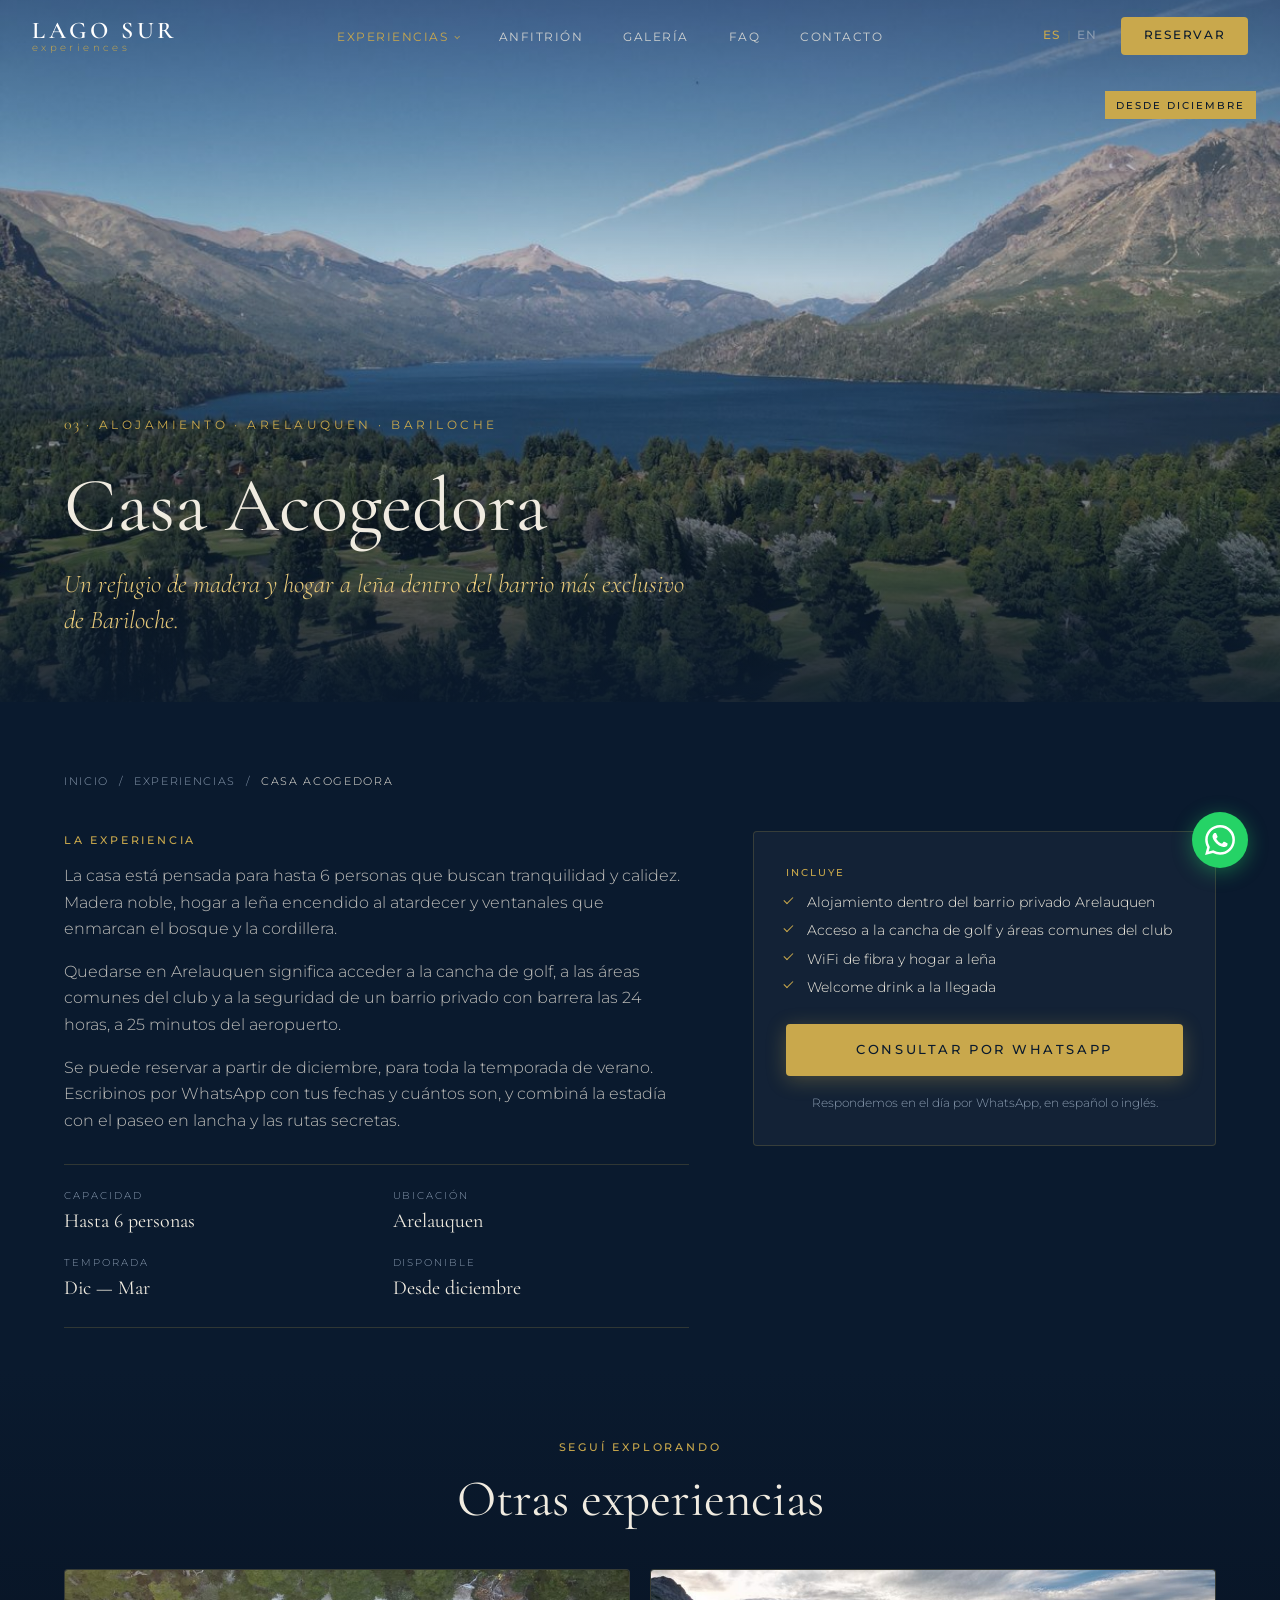
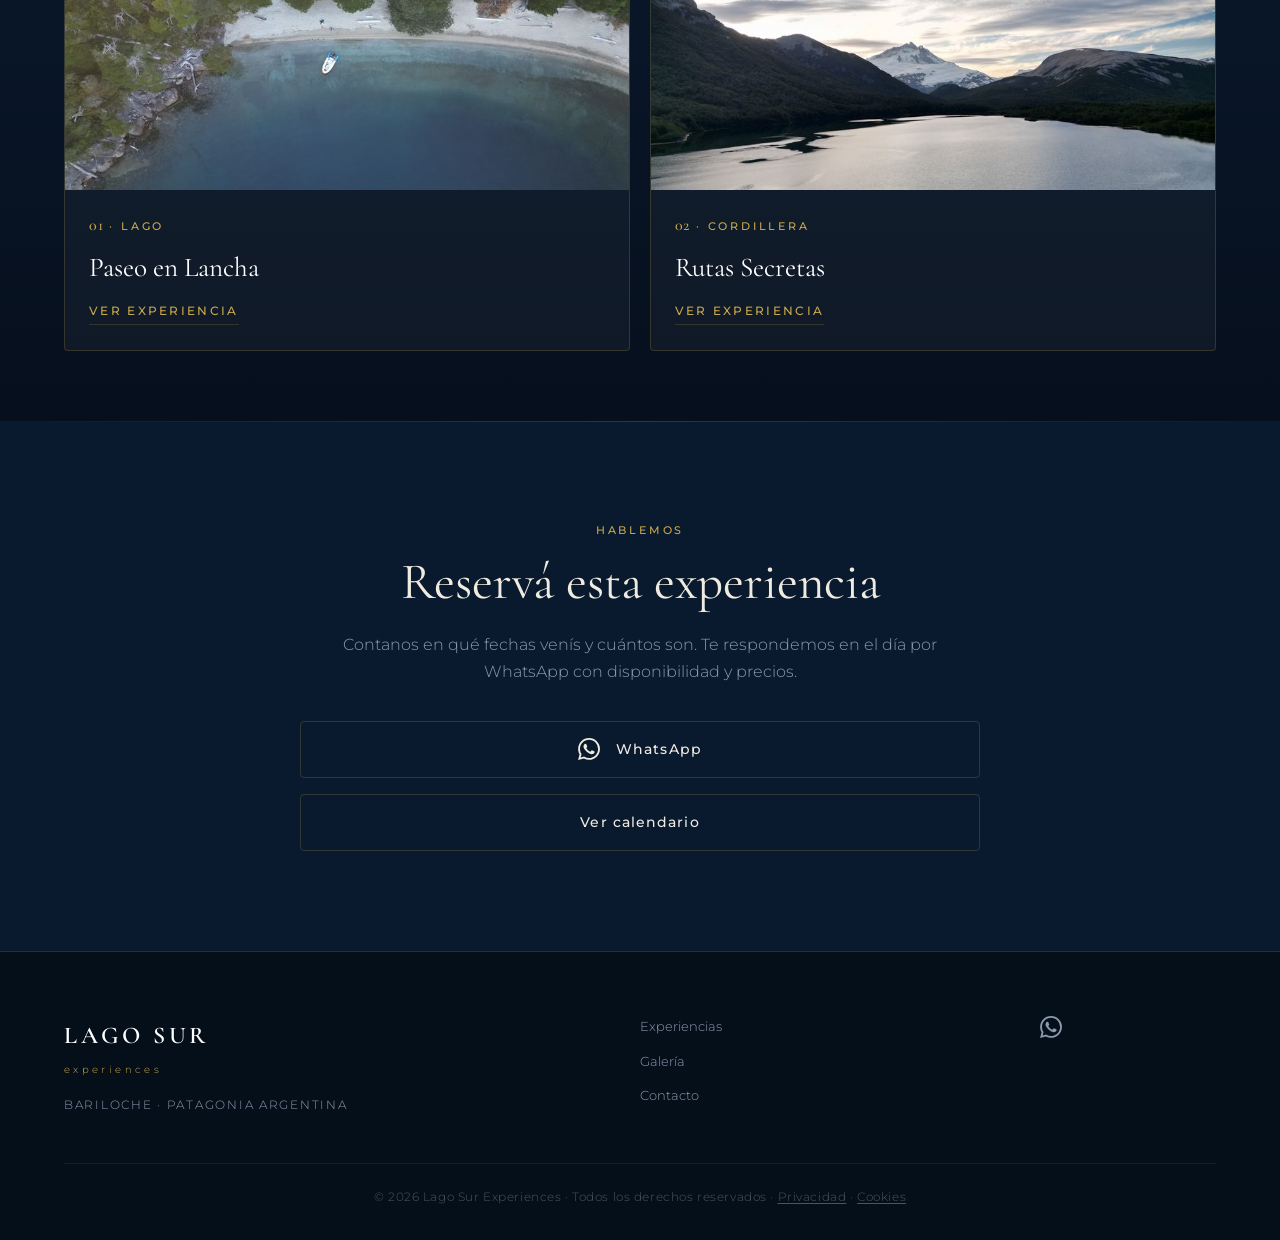
<file: casa-arelauquen.html>
<!DOCTYPE html>
<html lang="es">
<head>
  <meta charset="UTF-8">
  <meta name="viewport" content="width=device-width, initial-scale=1.0">
  <title>Casa en Arelauquen, Bariloche: alquiler desde diciembre | Lago Sur</title>
  <meta name="description" content="Casa para hasta 6 personas con hogar a leña dentro del barrio privado Arelauquen, Bariloche, con acceso al golf y al club. Disponible desde diciembre.">
  <meta name="keywords" content="alojamiento Arelauquen, casa Bariloche barrio privado, hospedaje golf Bariloche">
  <link rel="canonical" href="https://lagosur.site/casa-arelauquen">

  <meta property="og:type" content="website">
  <meta property="og:site_name" content="Lago Sur Experiences">
  <meta property="og:url" content="https://lagosur.site/casa-arelauquen">
  <meta property="og:title" content="Casa en Arelauquen, Bariloche: alquiler desde diciembre | Lago Sur">
  <meta property="og:description" content="Casa para hasta 6 personas con hogar a leña dentro del barrio privado Arelauquen, Bariloche, con acceso al golf y al club. Disponible desde diciembre.">
  <meta property="og:image" content="https://lagosur.site/assets/img/arelauquen-golf.jpg">
  <meta property="og:image:alt" content="Casa en Arelauquen, Bariloche: alquiler desde diciembre | Lago Sur">
  <meta property="og:locale" content="es_AR">
  <meta property="og:locale:alternate" content="en_US">
  <meta name="twitter:card" content="summary_large_image">
  <meta name="twitter:title" content="Casa en Arelauquen, Bariloche: alquiler desde diciembre | Lago Sur">
  <meta name="twitter:description" content="Casa para hasta 6 personas con hogar a leña dentro del barrio privado Arelauquen, Bariloche, con acceso al golf y al club. Disponible desde diciembre.">
  <meta name="twitter:image" content="https://lagosur.site/assets/img/arelauquen-golf.jpg">
  <meta name="theme-color" content="#0a1a2e">

  <link rel="icon" href="/favicon.ico" sizes="48x48">
  <link rel="icon" href="/favicon.svg" type="image/svg+xml">
  <link rel="apple-touch-icon" href="/apple-touch-icon.png">
  <link rel="manifest" href="/site.webmanifest">

  <script type="application/ld+json">
  {
    "@context": "https://schema.org",
    "@graph": [
      {
        "@type": "BreadcrumbList",
        "itemListElement": [
          {
            "@type": "ListItem",
            "position": 1,
            "name": "Inicio",
            "item": "https://lagosur.site/"
          },
          {
            "@type": "ListItem",
            "position": 2,
            "name": "Experiencias",
            "item": "https://lagosur.site/experiencias"
          },
          {
            "@type": "ListItem",
            "position": 3,
            "name": "Casa Acogedora",
            "item": "https://lagosur.site/casa-arelauquen"
          }
        ]
      },
      {
        "@type": "LodgingBusiness",
        "name": "Casa Acogedora",
        "url": "https://lagosur.site/casa-arelauquen",
        "image": "https://lagosur.site/assets/img/arelauquen-golf.jpg",
        "description": "Casa para hasta 6 personas con hogar a leña dentro del barrio privado Arelauquen, Bariloche, con acceso al golf y al club. Disponible desde diciembre.",
        "address": {
          "@type": "PostalAddress",
          "addressLocality": "Bariloche",
          "addressRegion": "Río Negro",
          "addressCountry": "AR"
        }
      }
    ]
  }
  </script>
  <link rel="preload" href="/assets/fonts/montserrat.woff2" as="font" type="font/woff2" crossorigin>
  <link rel="preload" href="/assets/fonts/cormorant-garamond.woff2" as="font" type="font/woff2" crossorigin>
  <link rel="stylesheet" href="styles.css">
</head>
<body class="page-experiencias page-xp" data-xp="casa-arelauquen" data-wa-es="Hola, quiero consultar por la casa en Arelauquen (desde diciembre)" data-wa-en="Hi, I would like to ask about the house in Arelauquen (from December)">

  <!-- ── NAVBAR ────────────────────────────────────────────────── -->
  <nav id="navbar">
    <a href="/" class="nav-logo">
      <span class="logo-main">LAGO SUR</span>
      <span class="logo-sub" data-es="experiences" data-en="experiences">experiences</span>
    </a>

    <button class="nav-toggle" id="navToggle" aria-label="Menú">
      <span></span><span></span><span></span>
    </button>

    <ul class="nav-links" id="navLinks">
      <li class="nav-dropdown">
        <a href="/experiencias" class="nav-drop-trigger active" data-es="Experiencias" data-en="Experiences">Experiencias</a>
        <ul class="nav-drop-menu">
          <li><a href="/paseo-en-lancha" data-es="Paseo en Lancha" data-en="Boat Tour">Paseo en Lancha</a></li>
          <li><a href="/rutas-secretas"  data-es="Rutas Secretas"  data-en="Secret Trails">Rutas Secretas</a></li>
          <li><a href="/casa-arelauquen" class="active"   data-es="Casa Acogedora"  data-en="Cozy House">Casa Acogedora</a></li>
          <li class="nav-drop-all"><a href="/experiencias" data-es="Ver todas en detalle" data-en="See all in detail">Ver todas en detalle</a></li>
        </ul>
      </li>
      <li><a href="/#guias"         data-es="Anfitrión"    data-en="Your host">Anfitrión</a></li>
      <li><a href="/#galeria"       data-es="Galería"      data-en="Gallery">Galería</a></li>
      <li><a href="/#faq"           data-es="FAQ"          data-en="FAQ">FAQ</a></li>
      <li><a href="#contacto"      data-es="Contacto"     data-en="Contact">Contacto</a></li>
    </ul>

    <div class="nav-right">
      <div class="lang-toggle">
        <button class="lang-btn active" id="btnEs" onclick="setLang('es')">ES</button>
        <span class="lang-sep">|</span>
        <button class="lang-btn" id="btnEn" onclick="setLang('en')">EN</button>
      </div>
      <a href="#contacto" class="btn-reservar" data-es="Reservar" data-en="Book Now">Reservar</a>
    </div>
  </nav>

  <!-- ── HERO ──────────────────────────────────────────────────── -->
  <header class="xp-hero xp-hero--page">
    <img class="xp-hero-img" src="assets/img/arelauquen-golf.jpg" srcset="assets/img/arelauquen-golf-800.jpg 800w, assets/img/arelauquen-golf.jpg 1600w" sizes="100vw" fetchpriority="high"
         style="object-position:center 45%" alt="Cancha de golf de Arelauquen con el lago Nahuel Huapi y la cordillera" data-alt-es="Cancha de golf de Arelauquen con el lago Nahuel Huapi y la cordillera" data-alt-en="Arelauquen golf course with Lake Nahuel Huapi and the Andes">
    <div class="hero-overlay"></div>
    <span class="exp-badge xp-hero-badge" data-es="Desde diciembre" data-en="From December">Desde diciembre</span>
    <div class="hero-content hero-in">
      <p class="hero-location"><span class="xp-num">03</span> · <span data-es="Alojamiento" data-en="Stay">Alojamiento</span> · Arelauquen · Bariloche</p>
      <h1 class="hero-title" data-es="Casa Acogedora" data-en="Cozy House">Casa Acogedora</h1>
      <p class="xp-hero-tag" data-es="Un refugio de madera y hogar a leña dentro del barrio más exclusivo de Bariloche." data-en="A wood-and-fireplace refuge inside the most exclusive estate in Bariloche.">Un refugio de madera y hogar a leña dentro del barrio más exclusivo de Bariloche.</p>
    </div>
  </header>

  <!-- ── DETALLE ───────────────────────────────────────────────── -->
  <section class="xp-detail">
    <div class="container">
      <nav class="xp-crumbs fade-in" aria-label="Breadcrumb">
        <a href="/" data-es="Inicio" data-en="Home">Inicio</a><span>/</span><a href="/experiencias" data-es="Experiencias" data-en="Experiences">Experiencias</a><span>/</span><span data-es="Casa Acogedora" data-en="Cozy House">Casa Acogedora</span>
      </nav>
      <div class="xp-detail-grid">
        <div class="xp-body fade-in">
          <p class="section-label" data-es="La experiencia" data-en="The experience">La experiencia</p>
          <p data-es="La casa está pensada para hasta 6 personas que buscan tranquilidad y calidez. Madera noble, hogar a leña encendido al atardecer y ventanales que enmarcan el bosque y la cordillera." data-en="The house is designed for up to 6 guests looking for calm and warmth. Noble wood, a fireplace lit at sunset and windows that frame the forest and the Andes.">La casa está pensada para hasta 6 personas que buscan tranquilidad y calidez. Madera noble, hogar a leña encendido al atardecer y ventanales que enmarcan el bosque y la cordillera.</p>
          <p data-es="Quedarse en Arelauquen significa acceder a la cancha de golf, a las áreas comunes del club y a la seguridad de un barrio privado con barrera las 24 horas, a 25 minutos del aeropuerto." data-en="Staying in Arelauquen means access to the golf course, the club common areas and the security of a gated estate with 24-hour access, 25 minutes from the airport.">Quedarse en Arelauquen significa acceder a la cancha de golf, a las áreas comunes del club y a la seguridad de un barrio privado con barrera las 24 horas, a 25 minutos del aeropuerto.</p>
          <p data-es="Se puede reservar a partir de diciembre, para toda la temporada de verano. Escribinos por WhatsApp con tus fechas y cuántos son, y combiná la estadía con el paseo en lancha y las rutas secretas." data-en="It can be booked from December onwards, for the whole summer season. Message us on WhatsApp with your dates and group size, and combine your stay with the boat tour and the secret trails.">Se puede reservar a partir de diciembre, para toda la temporada de verano. Escribinos por WhatsApp con tus fechas y cuántos son, y combiná la estadía con el paseo en lancha y las rutas secretas.</p>
          <div class="xp-facts">
          <div class="xp-fact">
            <span class="xp-fact-label" data-es="Capacidad" data-en="Capacity">Capacidad</span>
            <strong data-es="Hasta 6 personas" data-en="Up to 6 people">Hasta 6 personas</strong>
          </div>
          <div class="xp-fact">
            <span class="xp-fact-label" data-es="Ubicación" data-en="Location">Ubicación</span>
            <strong data-es="Arelauquen" data-en="Arelauquen">Arelauquen</strong>
          </div>
          <div class="xp-fact">
            <span class="xp-fact-label" data-es="Temporada" data-en="Season">Temporada</span>
            <strong data-es="Dic — Mar" data-en="Dec — Mar">Dic — Mar</strong>
          </div>
          <div class="xp-fact">
            <span class="xp-fact-label" data-es="Disponible" data-en="Available">Disponible</span>
            <strong data-es="Desde diciembre" data-en="From December">Desde diciembre</strong>
          </div>
          </div>
        </div>
        <aside class="xp-aside fade-in">
          <div class="xp-aside-card">
            <p class="exp-incluye-label" data-es="Incluye" data-en="Includes">Incluye</p>
            <ul class="exp-incluye">
            <li data-es="Alojamiento dentro del barrio privado Arelauquen" data-en="Accommodation inside the Arelauquen private estate">Alojamiento dentro del barrio privado Arelauquen</li>
            <li data-es="Acceso a la cancha de golf y áreas comunes del club" data-en="Access to the golf course and club common areas">Acceso a la cancha de golf y áreas comunes del club</li>
            <li data-es="WiFi de fibra y hogar a leña" data-en="Fiber WiFi and wood fireplace">WiFi de fibra y hogar a leña</li>
            <li data-es="Welcome drink a la llegada" data-en="Welcome drink on arrival">Welcome drink a la llegada</li>
            </ul>
            <a href="#contacto" class="btn-hero xp-cta xp-cta-wa" target="_blank" rel="noopener" data-es="Consultar por WhatsApp" data-en="Ask on WhatsApp">Consultar por WhatsApp</a>
            <p class="xp-aside-note" data-es="Respondemos en el día por WhatsApp, en español o inglés." data-en="We reply same-day via WhatsApp, in Spanish or English.">Respondemos en el día por WhatsApp, en español o inglés.</p>
          </div>
        </aside>
      </div>
    </div>
  </section>

  <!-- ── OTRAS EXPERIENCIAS ─────────────────────────────────────── -->
  <section class="xp-others">
    <div class="container">
      <div class="section-header fade-in">
        <p class="section-label" data-es="Seguí explorando" data-en="Keep exploring">Seguí explorando</p>
        <h2 data-es="Otras experiencias" data-en="Other experiences">Otras experiencias</h2>
      </div>
      <div class="xp-others-grid">
        <a href="/paseo-en-lancha" class="xp-other fade-in">
          
          <img src="assets/img/playa-turquesa-aerea-800.jpg" loading="lazy" alt="Paseo en Lancha" data-alt-es="Paseo en Lancha" data-alt-en="Boat Tour">
          <div class="xp-other-body">
            <p class="section-label"><span class="xp-num">01</span> · <span data-es="Lago" data-en="Lake">Lago</span></p>
            <h3 data-es="Paseo en Lancha" data-en="Boat Tour">Paseo en Lancha</h3>
            <span class="exp-cta" data-es="Ver experiencia" data-en="See experience">Ver experiencia</span>
          </div>
        </a>
        <a href="/rutas-secretas" class="xp-other fade-in">
          
          <img src="assets/img/lago-cordillera-nubes-800.jpg" loading="lazy" alt="Rutas Secretas" data-alt-es="Rutas Secretas" data-alt-en="Secret Trails">
          <div class="xp-other-body">
            <p class="section-label"><span class="xp-num">02</span> · <span data-es="Cordillera" data-en="Andes">Cordillera</span></p>
            <h3 data-es="Rutas Secretas" data-en="Secret Trails">Rutas Secretas</h3>
            <span class="exp-cta" data-es="Ver experiencia" data-en="See experience">Ver experiencia</span>
          </div>
        </a>
      </div>
    </div>
  </section>

  <!-- ── CONTACTO ───────────────────────────────────────────────── -->
  <section id="contacto" class="contacto">
    <div class="container">
      <div class="contacto-simple fade-in">
        <p class="section-label" data-es="Hablemos" data-en="Let's talk">Hablemos</p>
        <h2 data-es="Reservá esta experiencia" data-en="Book this experience">Reservá esta experiencia</h2>
        <p class="contacto-lead" data-es="Contanos en qué fechas venís y cuántos son. Te respondemos en el día por WhatsApp con disponibilidad y precios." data-en="Tell us your dates and how many you are. We reply same-day via WhatsApp with availability and prices.">Contanos en qué fechas venís y cuántos son. Te respondemos en el día por WhatsApp con disponibilidad y precios.</p>
        <div class="contacto-canales">
          <a href="#contacto" class="canal-item canal-whatsapp" target="_blank" rel="noopener">
            <svg viewBox="0 0 24 24" fill="currentColor"><path d="M17.472 14.382c-.297-.149-1.758-.867-2.03-.967-.273-.099-.471-.148-.67.15-.197.297-.767.966-.94 1.164-.173.199-.347.223-.644.075-.297-.15-1.255-.463-2.39-1.475-.883-.788-1.48-1.761-1.653-2.059-.173-.297-.018-.458.13-.606.134-.133.298-.347.446-.52.149-.174.198-.298.298-.497.099-.198.05-.371-.025-.52-.075-.149-.669-1.612-.916-2.207-.242-.579-.487-.5-.669-.51-.173-.008-.371-.01-.57-.01-.198 0-.52.074-.792.372-.272.297-1.04 1.016-1.04 2.479 0 1.462 1.065 2.875 1.213 3.074.149.198 2.096 3.2 5.077 4.487.709.306 1.262.489 1.694.625.712.227 1.36.195 1.871.118.571-.085 1.758-.719 2.006-1.413.248-.694.248-1.289.173-1.413-.074-.124-.272-.198-.57-.347m-5.421 7.403h-.004a9.87 9.87 0 01-5.031-1.378l-.361-.214-3.741.982.998-3.648-.235-.374a9.86 9.86 0 01-1.51-5.26c.001-5.45 4.436-9.884 9.888-9.884 2.64 0 5.122 1.03 6.988 2.898a9.825 9.825 0 012.893 6.994c-.003 5.45-4.437 9.884-9.885 9.884m8.413-18.297A11.815 11.815 0 0012.05 0C5.495 0 .16 5.335.157 11.892c0 2.096.547 4.142 1.588 5.945L.057 24l6.305-1.654a11.882 11.882 0 005.683 1.448h.005c6.554 0 11.89-5.335 11.893-11.893a11.821 11.821 0 00-3.48-8.413z"/></svg>
            WhatsApp
          </a>
          <a href="/#reservar" class="canal-item" data-es="Ver calendario" data-en="See calendar">Ver calendario</a>
        </div>
      </div>
    </div>
  </section>

  <!-- ── FOOTER ─────────────────────────────────────────────────── -->
  <footer class="footer">
    <div class="container">
      <div class="footer-grid">
        <div class="footer-brand">
          <span class="logo-main">LAGO SUR</span>
          <span class="logo-sub">experiences</span>
          <p data-es="Bariloche · Patagonia Argentina" data-en="Bariloche · Argentine Patagonia">Bariloche · Patagonia Argentina</p>
        </div>
        <div class="footer-links">
          <a href="/experiencias" data-es="Experiencias" data-en="Experiences">Experiencias</a>
          <a href="/#galeria"      data-es="Galería"        data-en="Gallery">Galería</a>
          <a href="#contacto"     data-es="Contacto"       data-en="Contact">Contacto</a>
        </div>
        <div class="footer-social">
          <a href="#" target="_blank" rel="noopener" aria-label="Instagram">
            <svg viewBox="0 0 24 24" fill="currentColor"><path d="M12 2.163c3.204 0 3.584.012 4.85.07 3.252.148 4.771 1.691 4.919 4.919.058 1.265.069 1.645.069 4.849 0 3.205-.012 3.584-.069 4.849-.149 3.225-1.664 4.771-4.919 4.919-1.266.058-1.644.07-4.85.07-3.204 0-3.584-.012-4.849-.07-3.26-.149-4.771-1.699-4.919-4.92-.058-1.265-.07-1.644-.07-4.849 0-3.204.013-3.583.07-4.849.149-3.227 1.664-4.771 4.919-4.919 1.266-.057 1.645-.069 4.849-.069zm0-2.163c-3.259 0-3.667.014-4.947.072-4.358.2-6.78 2.618-6.98 6.98-.059 1.281-.073 1.689-.073 4.948 0 3.259.014 3.668.072 4.948.2 4.358 2.618 6.78 6.98 6.98 1.281.058 1.689.072 4.948.072 3.259 0 3.668-.014 4.948-.072 4.354-.2 6.782-2.618 6.979-6.98.059-1.28.073-1.689.073-4.948 0-3.259-.014-3.667-.072-4.947-.196-4.354-2.617-6.78-6.979-6.98-1.281-.059-1.69-.073-4.949-.073zm0 5.838c-3.403 0-6.162 2.759-6.162 6.162s2.759 6.163 6.162 6.163 6.162-2.759 6.162-6.163c0-3.403-2.759-6.162-6.162-6.162zm0 10.162c-2.209 0-4-1.79-4-4 0-2.209 1.791-4 4-4s4 1.791 4 4c0 2.21-1.791 4-4 4zm6.406-11.845c-.796 0-1.441.645-1.441 1.44s.645 1.44 1.441 1.44c.795 0 1.439-.645 1.439-1.44s-.644-1.44-1.439-1.44z"/></svg>
          </a>
          <a href="#contacto" target="_blank" rel="noopener" aria-label="WhatsApp">
            <svg viewBox="0 0 24 24" fill="currentColor"><path d="M17.472 14.382c-.297-.149-1.758-.867-2.03-.967-.273-.099-.471-.148-.67.15-.197.297-.767.966-.94 1.164-.173.199-.347.223-.644.075-.297-.15-1.255-.463-2.39-1.475-.883-.788-1.48-1.761-1.653-2.059-.173-.297-.018-.458.13-.606.134-.133.298-.347.446-.52.149-.174.198-.298.298-.497.099-.198.05-.371-.025-.52-.075-.149-.669-1.612-.916-2.207-.242-.579-.487-.5-.669-.51-.173-.008-.371-.01-.57-.01-.198 0-.52.074-.792.372-.272.297-1.04 1.016-1.04 2.479 0 1.462 1.065 2.875 1.213 3.074.149.198 2.096 3.2 5.077 4.487.709.306 1.262.489 1.694.625.712.227 1.36.195 1.871.118.571-.085 1.758-.719 2.006-1.413.248-.694.248-1.289.173-1.413-.074-.124-.272-.198-.57-.347m-5.421 7.403h-.004a9.87 9.87 0 01-5.031-1.378l-.361-.214-3.741.982.998-3.648-.235-.374a9.86 9.86 0 01-1.51-5.26c.001-5.45 4.436-9.884 9.888-9.884 2.64 0 5.122 1.03 6.988 2.898a9.825 9.825 0 012.893 6.994c-.003 5.45-4.437 9.884-9.885 9.884m8.413-18.297A11.815 11.815 0 0012.05 0C5.495 0 .16 5.335.157 11.892c0 2.096.547 4.142 1.588 5.945L.057 24l6.305-1.654a11.882 11.882 0 005.683 1.448h.005c6.554 0 11.89-5.335 11.893-11.893a11.821 11.821 0 00-3.48-8.413z"/></svg>
          </a>
        </div>
      </div>
      <div class="footer-bottom">
        <p>© 2026 Lago Sur Experiences · <span data-es="Todos los derechos reservados" data-en="All rights reserved">Todos los derechos reservados</span>
          · <a href="/privacidad" data-es="Privacidad" data-en="Privacy">Privacidad</a>
          · <a href="/privacidad#cookies" data-cookie-settings>Cookies</a></p>
      </div>
    </div>
  </footer>

  <!-- ── WHATSAPP FAB ────────────────────────────────────────────── -->
  <a href="#contacto"
     class="whatsapp-fab" target="_blank" rel="noopener" aria-label="WhatsApp">
    <svg viewBox="0 0 24 24" fill="currentColor"><path d="M17.472 14.382c-.297-.149-1.758-.867-2.03-.967-.273-.099-.471-.148-.67.15-.197.297-.767.966-.94 1.164-.173.199-.347.223-.644.075-.297-.15-1.255-.463-2.39-1.475-.883-.788-1.48-1.761-1.653-2.059-.173-.297-.018-.458.13-.606.134-.133.298-.347.446-.52.149-.174.198-.298.298-.497.099-.198.05-.371-.025-.52-.075-.149-.669-1.612-.916-2.207-.242-.579-.487-.5-.669-.51-.173-.008-.371-.01-.57-.01-.198 0-.52.074-.792.372-.272.297-1.04 1.016-1.04 2.479 0 1.462 1.065 2.875 1.213 3.074.149.198 2.096 3.2 5.077 4.487.709.306 1.262.489 1.694.625.712.227 1.36.195 1.871.118.571-.085 1.758-.719 2.006-1.413.248-.694.248-1.289.173-1.413-.074-.124-.272-.198-.57-.347m-5.421 7.403h-.004a9.87 9.87 0 01-5.031-1.378l-.361-.214-3.741.982.998-3.648-.235-.374a9.86 9.86 0 01-1.51-5.26c.001-5.45 4.436-9.884 9.888-9.884 2.64 0 5.122 1.03 6.988 2.898a9.825 9.825 0 012.893 6.994c-.003 5.45-4.437 9.884-9.885 9.884m8.413-18.297A11.815 11.815 0 0012.05 0C5.495 0 .16 5.335.157 11.892c0 2.096.547 4.142 1.588 5.945L.057 24l6.305-1.654a11.882 11.882 0 005.683 1.448h.005c6.554 0 11.89-5.335 11.893-11.893a11.821 11.821 0 00-3.48-8.413z"/></svg>
  </a>

  <!-- ── LIGHTBOX ────────────────────────────────────────────────── -->
  <div class="lightbox" id="lightbox" onclick="closeLightbox()">
    <button class="lightbox-close" onclick="closeLightbox()">×</button>
    <button class="lightbox-prev" onclick="event.stopPropagation(); lightboxNav(-1)">‹</button>
    <div class="lightbox-content" id="lightboxContent" onclick="event.stopPropagation()"></div>
    <button class="lightbox-next" onclick="event.stopPropagation(); lightboxNav(1)">›</button>
  </div>

  <script src="script.js"></script>
</body>
</html>
</file>
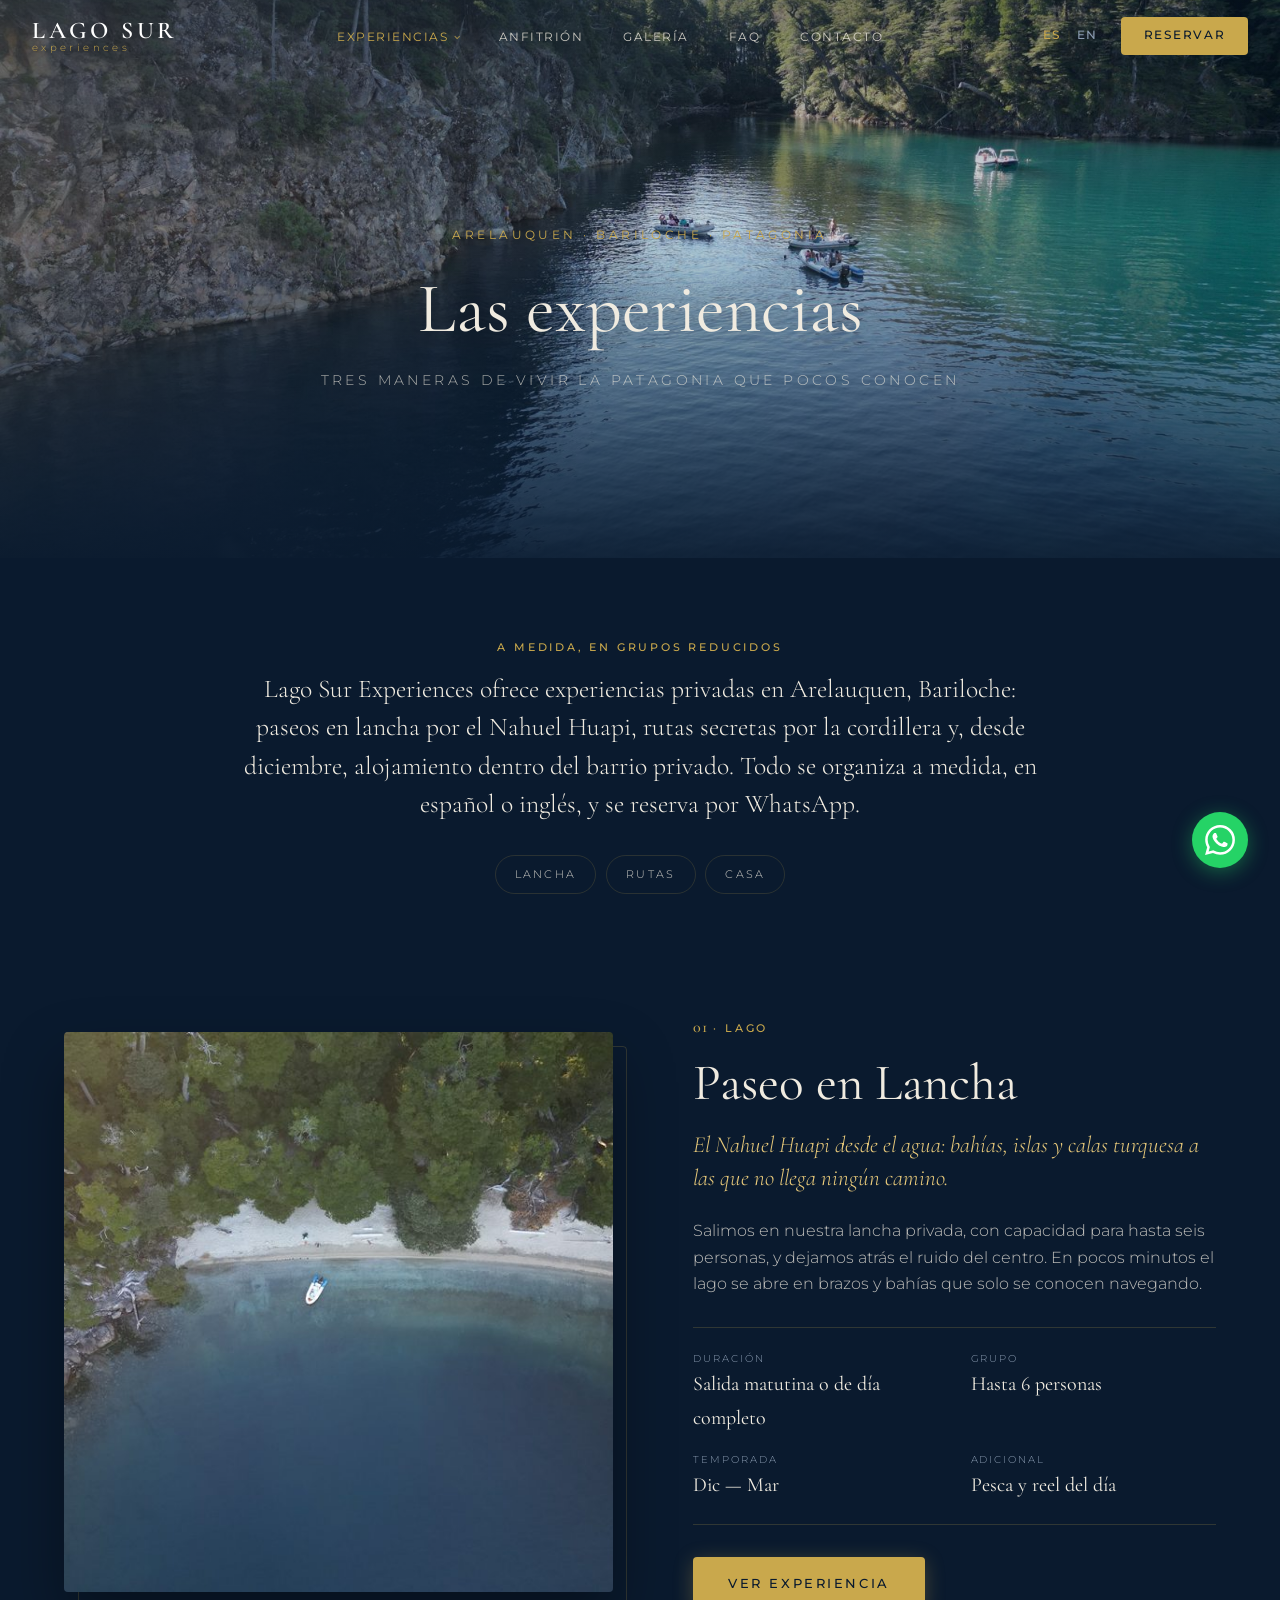
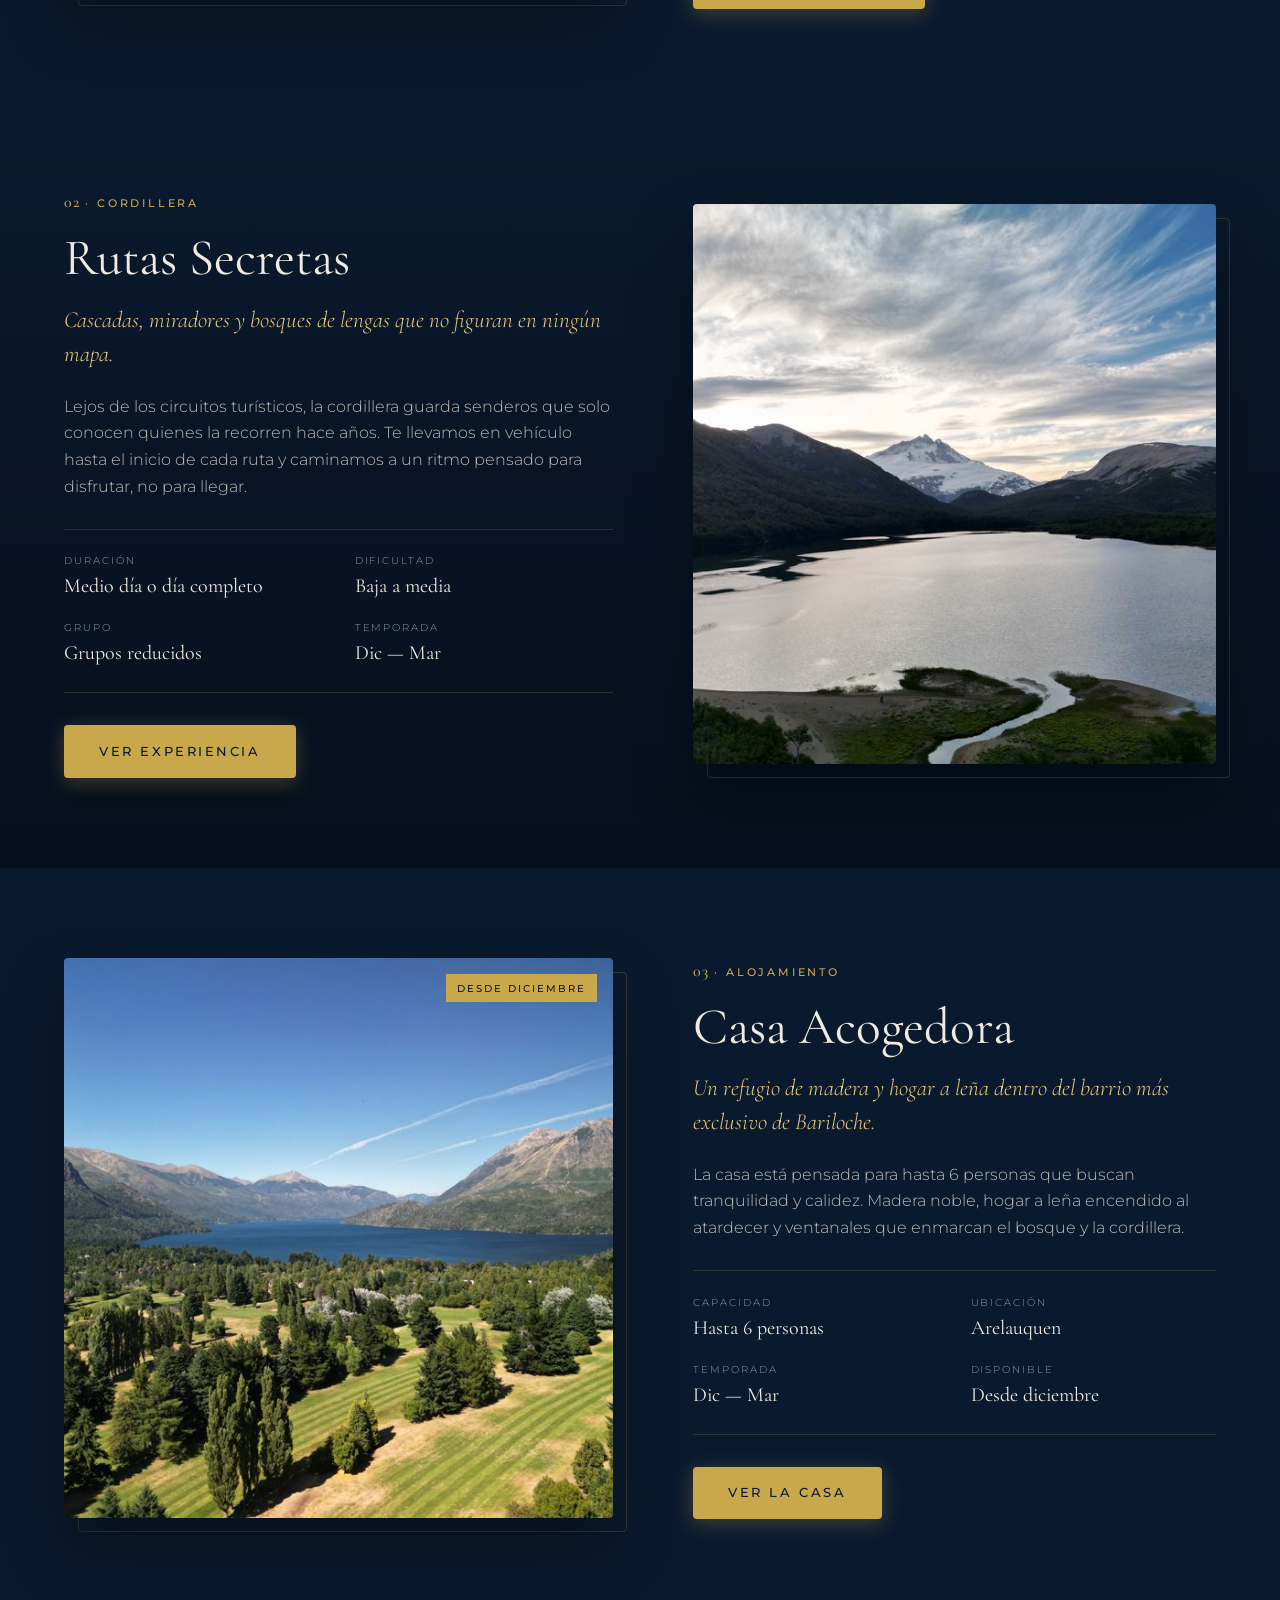
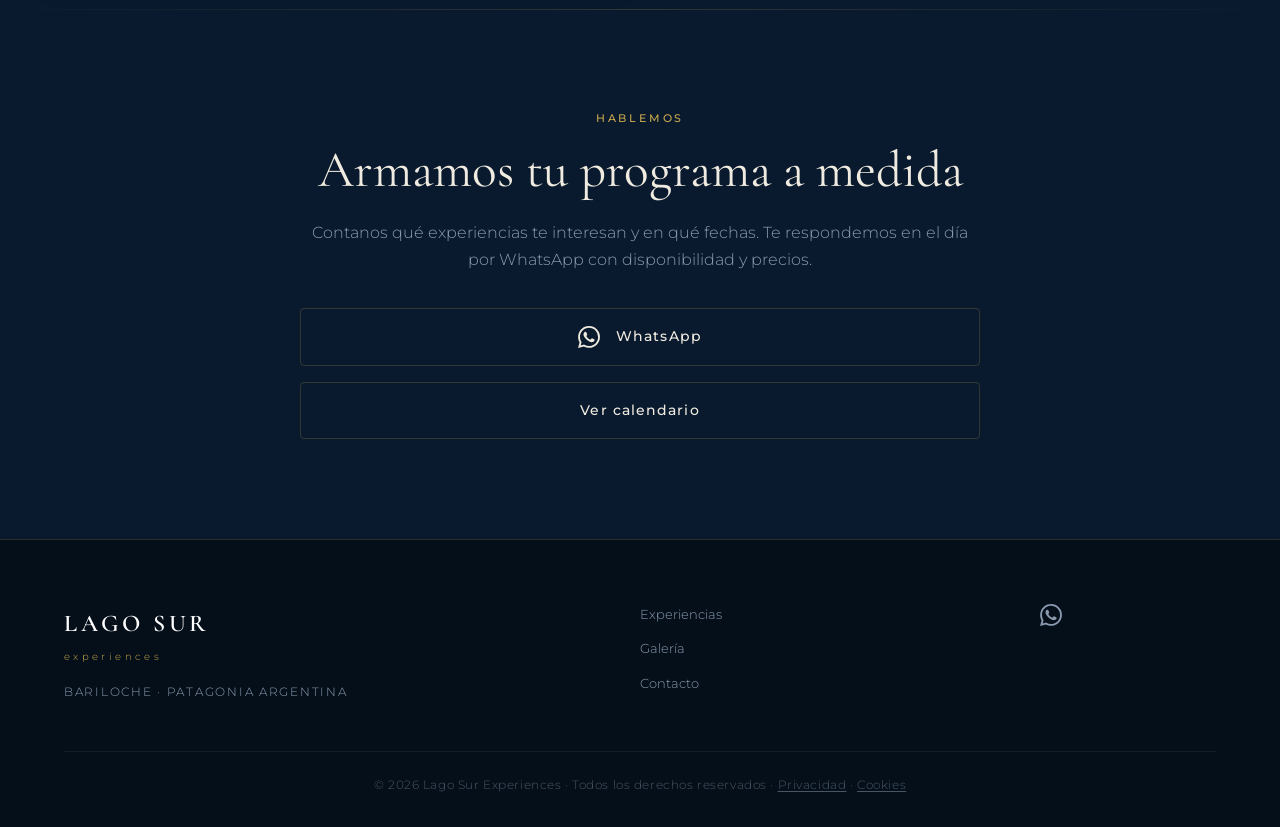
<file: experiencias.html>
<!DOCTYPE html>
<html lang="es">
<head>
  <meta charset="UTF-8">
  <meta name="viewport" content="width=device-width, initial-scale=1.0">
  <title>Experiencias privadas en Bariloche: lancha y trekking | Lago Sur</title>
  <meta name="description" content="Paseos privados en lancha por el Nahuel Huapi y rutas secretas en la cordillera, desde Arelauquen, Bariloche. En español o inglés.">
  <meta name="keywords" content="experiencias Bariloche, paseo en lancha Nahuel Huapi, pesca con mosca Bariloche, trekking Bariloche, Arelauquen, turismo de lujo Patagonia, fotos con dron">
  <link rel="canonical" href="https://lagosur.site/experiencias">

  <meta property="og:type" content="website">
  <meta property="og:site_name" content="Lago Sur Experiences">
  <meta property="og:url" content="https://lagosur.site/experiencias">
  <meta property="og:title" content="Experiencias privadas en Bariloche: lancha y trekking | Lago Sur">
  <meta property="og:description" content="Paseos privados en lancha por el Nahuel Huapi y rutas secretas en la cordillera, desde Arelauquen, Bariloche. En español o inglés.">
  <meta property="og:image" content="https://lagosur.site/og-image.jpg">
  <meta property="og:image:alt" content="Experiencias privadas en Bariloche: lancha y trekking | Lago Sur">
  <meta property="og:locale" content="es_AR">
  <meta property="og:locale:alternate" content="en_US">
  <meta name="twitter:card" content="summary_large_image">
  <meta name="twitter:title" content="Experiencias privadas en Bariloche: lancha y trekking | Lago Sur">
  <meta name="twitter:description" content="Paseos privados en lancha por el Nahuel Huapi y rutas secretas en la cordillera, desde Arelauquen, Bariloche. En español o inglés.">
  <meta name="twitter:image" content="https://lagosur.site/og-image.jpg">
  <meta name="theme-color" content="#0a1a2e">

  <link rel="icon" href="/favicon.ico" sizes="48x48">
  <link rel="icon" href="/favicon.svg" type="image/svg+xml">
  <link rel="apple-touch-icon" href="/apple-touch-icon.png">
  <link rel="manifest" href="/site.webmanifest">

  <script type="application/ld+json">
  {
    "@context": "https://schema.org",
    "@graph": [
      {
        "@type": "BreadcrumbList",
        "itemListElement": [
          {
            "@type": "ListItem",
            "position": 1,
            "name": "Inicio",
            "item": "https://lagosur.site/"
          },
          {
            "@type": "ListItem",
            "position": 2,
            "name": "Experiencias",
            "item": "https://lagosur.site/experiencias"
          }
        ]
      },
      {
        "@type": "ItemList",
        "name": "Experiencias Lago Sur en Arelauquen, Bariloche",
        "itemListElement": [
          {
            "@type": "ListItem",
            "position": 1,
            "url": "https://lagosur.site/paseo-en-lancha",
            "name": "Paseo en Lancha"
          },
          {
            "@type": "ListItem",
            "position": 2,
            "url": "https://lagosur.site/rutas-secretas",
            "name": "Rutas Secretas"
          },
          {
            "@type": "ListItem",
            "position": 3,
            "url": "https://lagosur.site/casa-arelauquen",
            "name": "Casa Acogedora"
          }
        ]
      }
    ]
  }
  </script>
  <link rel="preload" href="/assets/fonts/montserrat.woff2" as="font" type="font/woff2" crossorigin>
  <link rel="preload" href="/assets/fonts/cormorant-garamond.woff2" as="font" type="font/woff2" crossorigin>
  <link rel="stylesheet" href="styles.css">
</head>
<body class="page-experiencias">

  <!-- ── NAVBAR ────────────────────────────────────────────────── -->
  <nav id="navbar">
    <a href="/" class="nav-logo">
      <span class="logo-main">LAGO SUR</span>
      <span class="logo-sub" data-es="experiences" data-en="experiences">experiences</span>
    </a>

    <button class="nav-toggle" id="navToggle" aria-label="Menú">
      <span></span><span></span><span></span>
    </button>

    <ul class="nav-links" id="navLinks">
      <li class="nav-dropdown">
        <a href="/experiencias" class="nav-drop-trigger active" data-es="Experiencias" data-en="Experiences">Experiencias</a>
        <ul class="nav-drop-menu">
          <li><a href="/paseo-en-lancha" data-es="Paseo en Lancha" data-en="Boat Tour">Paseo en Lancha</a></li>
          <li><a href="/rutas-secretas"  data-es="Rutas Secretas"  data-en="Secret Trails">Rutas Secretas</a></li>
          <li><a href="/casa-arelauquen"   data-es="Casa Acogedora"  data-en="Cozy House">Casa Acogedora</a></li>
          <li class="nav-drop-all"><a href="/experiencias" data-es="Ver todas en detalle" data-en="See all in detail">Ver todas en detalle</a></li>
        </ul>
      </li>
      <li><a href="/#guias"         data-es="Anfitrión"    data-en="Your host">Anfitrión</a></li>
      <li><a href="/#galeria"       data-es="Galería"      data-en="Gallery">Galería</a></li>
      <li><a href="/#faq"           data-es="FAQ"          data-en="FAQ">FAQ</a></li>
      <li><a href="#contacto"      data-es="Contacto"     data-en="Contact">Contacto</a></li>
    </ul>

    <div class="nav-right">
      <div class="lang-toggle">
        <button class="lang-btn active" id="btnEs" onclick="setLang('es')">ES</button>
        <span class="lang-sep">|</span>
        <button class="lang-btn" id="btnEn" onclick="setLang('en')">EN</button>
      </div>
      <a href="#contacto" class="btn-reservar" data-es="Reservar" data-en="Book Now">Reservar</a>
    </div>
  </nav>

  <!-- ── HERO ──────────────────────────────────────────────────── -->
  <header class="xp-hero">
    <img class="xp-hero-img" src="assets/img/cala-turquesa.jpg" srcset="assets/img/cala-turquesa-800.jpg 800w, assets/img/cala-turquesa.jpg 1600w" sizes="100vw"
         style="object-position:center 60%" alt="Cala de aguas turquesas entre acantilados y bosque en el lago Nahuel Huapi" data-alt-es="Cala de aguas turquesas entre acantilados y bosque en el lago Nahuel Huapi" data-alt-en="Turquoise cove between cliffs and forest on Lake Nahuel Huapi" fetchpriority="high">
    <div class="hero-overlay"></div>
    <div class="hero-content hero-in">
      <p class="hero-location">Arelauquen · Bariloche · Patagonia</p>
      <h1 class="hero-title" data-es="Las experiencias" data-en="The experiences">Las experiencias</h1>
      <p class="hero-sub" data-es="Tres maneras de vivir la Patagonia que pocos conocen" data-en="Three ways to live the Patagonia only few discover">Tres maneras de vivir la Patagonia que pocos conocen</p>
    </div>
  </header>

  <!-- ── INTRO ─────────────────────────────────────────────────── -->
  <section class="xp-intro">
    <div class="container">
      <div class="section-header fade-in">
        <p class="section-label" data-es="A medida, en grupos reducidos" data-en="Tailor-made, in small groups">A medida, en grupos reducidos</p>
        <p class="xp-intro-text"
           data-es="Lago Sur Experiences ofrece experiencias privadas en Arelauquen, Bariloche: paseos en lancha por el Nahuel Huapi, rutas secretas por la cordillera y, desde diciembre, alojamiento dentro del barrio privado. Todo se organiza a medida, en español o inglés, y se reserva por WhatsApp."
           data-en="Lago Sur Experiences offers private experiences in Arelauquen, Bariloche: boat tours on Lake Nahuel Huapi, secret trails across the Andes and, from December, a house inside the private estate. Everything is tailor-made, in Spanish or English, and is booked via WhatsApp.">
          Lago Sur Experiences ofrece experiencias privadas en Arelauquen, Bariloche: paseos en lancha por el Nahuel Huapi, rutas secretas por la cordillera y, desde diciembre, alojamiento dentro del barrio privado. Todo se organiza a medida, en español o inglés, y se reserva por WhatsApp.
        </p>
        <nav class="xp-jump" aria-label="Experiencias">
          <a href="/paseo-en-lancha" data-es="Lancha" data-en="Boat">Lancha</a>
          <a href="/rutas-secretas"  data-es="Rutas"  data-en="Trails">Rutas</a>
          <a href="/casa-arelauquen"   data-es="Casa"   data-en="House">Casa</a>
        </nav>
      </div>
    </div>
  </section>

  <article class="xp" id="lancha">
    <div class="container">
      <div class="xp-grid">
        <a href="/paseo-en-lancha" class="xp-media fade-in">
          <img class="xp-img" src="assets/img/playa-turquesa-aerea.jpg" srcset="assets/img/playa-turquesa-aerea-800.jpg 800w, assets/img/playa-turquesa-aerea.jpg 1600w" sizes="(max-width: 1024px) 100vw, 50vw" loading="lazy"
               alt="Lanchas navegando a toda velocidad por el lago Nahuel Huapi" data-alt-es="Lanchas navegando a toda velocidad por el lago Nahuel Huapi" data-alt-en="Boats speeding across Lake Nahuel Huapi">
        </a>
        <div class="xp-body fade-in">
          <p class="section-label"><span class="xp-num">01</span> · <span data-es="Lago" data-en="Lake">Lago</span></p>
          <h2><a href="/paseo-en-lancha" data-es="Paseo en Lancha" data-en="Boat Tour">Paseo en Lancha</a></h2>
          <p class="xp-tagline" data-es="El Nahuel Huapi desde el agua: bahías, islas y calas turquesa a las que no llega ningún camino." data-en="Nahuel Huapi from the water: bays, islands and turquoise coves no road can reach.">El Nahuel Huapi desde el agua: bahías, islas y calas turquesa a las que no llega ningún camino.</p>
          <p data-es="Salimos en nuestra lancha privada, con capacidad para hasta seis personas, y dejamos atrás el ruido del centro. En pocos minutos el lago se abre en brazos y bahías que solo se conocen navegando." data-en="We set out on our private boat, with room for up to six people, and leave the noise of downtown behind. Within minutes the lake opens into arms and bays you only get to know by sailing.">Salimos en nuestra lancha privada, con capacidad para hasta seis personas, y dejamos atrás el ruido del centro. En pocos minutos el lago se abre en brazos y bahías que solo se conocen navegando.</p>
          <div class="xp-facts">
          <div class="xp-fact">
            <span class="xp-fact-label" data-es="Duración" data-en="Duration">Duración</span>
            <strong data-es="Salida matutina o de día completo" data-en="Morning or full-day outing">Salida matutina o de día completo</strong>
          </div>
          <div class="xp-fact">
            <span class="xp-fact-label" data-es="Grupo" data-en="Group">Grupo</span>
            <strong data-es="Hasta 6 personas" data-en="Up to 6 people">Hasta 6 personas</strong>
          </div>
          <div class="xp-fact">
            <span class="xp-fact-label" data-es="Temporada" data-en="Season">Temporada</span>
            <strong data-es="Dic — Mar" data-en="Dec — Mar">Dic — Mar</strong>
          </div>
          <div class="xp-fact">
            <span class="xp-fact-label" data-es="Adicional" data-en="Add-on">Adicional</span>
            <strong data-es="Pesca y reel del día" data-en="Fishing and day reel">Pesca y reel del día</strong>
          </div>
          </div>
          <a href="/paseo-en-lancha" class="btn-hero xp-cta" data-es="Ver experiencia" data-en="See experience">Ver experiencia</a>
        </div>
      </div>
    </div>
  </article>
  <article class="xp" id="rutas">
    <div class="container">
      <div class="xp-grid xp-grid--flip">
        <a href="/rutas-secretas" class="xp-media fade-in">
          <img class="xp-img" src="assets/img/lago-cordillera-nubes.jpg" srcset="assets/img/lago-cordillera-nubes-800.jpg 800w, assets/img/lago-cordillera-nubes.jpg 1600w" sizes="(max-width: 1024px) 100vw, 50vw" loading="lazy"
               alt="Laguna escondida al pie de la cordillera con un cerro nevado de fondo" data-alt-es="Laguna escondida al pie de la cordillera con un cerro nevado de fondo" data-alt-en="Hidden lagoon at the foot of the Andes with a snow-capped peak behind">
        </a>
        <div class="xp-body fade-in">
          <p class="section-label"><span class="xp-num">02</span> · <span data-es="Cordillera" data-en="Andes">Cordillera</span></p>
          <h2><a href="/rutas-secretas" data-es="Rutas Secretas" data-en="Secret Trails">Rutas Secretas</a></h2>
          <p class="xp-tagline" data-es="Cascadas, miradores y bosques de lengas que no figuran en ningún mapa." data-en="Waterfalls, viewpoints and beech forests that appear on no map.">Cascadas, miradores y bosques de lengas que no figuran en ningún mapa.</p>
          <p data-es="Lejos de los circuitos turísticos, la cordillera guarda senderos que solo conocen quienes la recorren hace años. Te llevamos en vehículo hasta el inicio de cada ruta y caminamos a un ritmo pensado para disfrutar, no para llegar." data-en="Far from the tourist circuits, the Andes hide trails known only to those who have walked them for years. We drive you to each trailhead and walk at a pace meant for enjoying, not arriving.">Lejos de los circuitos turísticos, la cordillera guarda senderos que solo conocen quienes la recorren hace años. Te llevamos en vehículo hasta el inicio de cada ruta y caminamos a un ritmo pensado para disfrutar, no para llegar.</p>
          <div class="xp-facts">
          <div class="xp-fact">
            <span class="xp-fact-label" data-es="Duración" data-en="Duration">Duración</span>
            <strong data-es="Medio día o día completo" data-en="Half or full day">Medio día o día completo</strong>
          </div>
          <div class="xp-fact">
            <span class="xp-fact-label" data-es="Dificultad" data-en="Difficulty">Dificultad</span>
            <strong data-es="Baja a media" data-en="Low to moderate">Baja a media</strong>
          </div>
          <div class="xp-fact">
            <span class="xp-fact-label" data-es="Grupo" data-en="Group">Grupo</span>
            <strong data-es="Grupos reducidos" data-en="Small groups">Grupos reducidos</strong>
          </div>
          <div class="xp-fact">
            <span class="xp-fact-label" data-es="Temporada" data-en="Season">Temporada</span>
            <strong data-es="Dic — Mar" data-en="Dec — Mar">Dic — Mar</strong>
          </div>
          </div>
          <a href="/rutas-secretas" class="btn-hero xp-cta" data-es="Ver experiencia" data-en="See experience">Ver experiencia</a>
        </div>
      </div>
    </div>
  </article>
  <article class="xp" id="casa">
    <div class="container">
      <div class="xp-grid">
        <a href="/casa-arelauquen" class="xp-media fade-in">
          <span class="exp-badge" data-es="Desde diciembre" data-en="From December">Desde diciembre</span>
          <img class="xp-img" src="assets/img/arelauquen-golf.jpg" srcset="assets/img/arelauquen-golf-800.jpg 800w, assets/img/arelauquen-golf.jpg 1600w" sizes="(max-width: 1024px) 100vw, 50vw" loading="lazy"
               alt="Cancha de golf de Arelauquen con el lago Nahuel Huapi y la cordillera" data-alt-es="Cancha de golf de Arelauquen con el lago Nahuel Huapi y la cordillera" data-alt-en="Arelauquen golf course with Lake Nahuel Huapi and the Andes">
        </a>
        <div class="xp-body fade-in">
          <p class="section-label"><span class="xp-num">03</span> · <span data-es="Alojamiento" data-en="Stay">Alojamiento</span></p>
          <h2><a href="/casa-arelauquen" data-es="Casa Acogedora" data-en="Cozy House">Casa Acogedora</a></h2>
          <p class="xp-tagline" data-es="Un refugio de madera y hogar a leña dentro del barrio más exclusivo de Bariloche." data-en="A wood-and-fireplace refuge inside the most exclusive estate in Bariloche.">Un refugio de madera y hogar a leña dentro del barrio más exclusivo de Bariloche.</p>
          <p data-es="La casa está pensada para hasta 6 personas que buscan tranquilidad y calidez. Madera noble, hogar a leña encendido al atardecer y ventanales que enmarcan el bosque y la cordillera." data-en="The house is designed for up to 6 guests looking for calm and warmth. Noble wood, a fireplace lit at sunset and windows that frame the forest and the Andes.">La casa está pensada para hasta 6 personas que buscan tranquilidad y calidez. Madera noble, hogar a leña encendido al atardecer y ventanales que enmarcan el bosque y la cordillera.</p>
          <div class="xp-facts">
          <div class="xp-fact">
            <span class="xp-fact-label" data-es="Capacidad" data-en="Capacity">Capacidad</span>
            <strong data-es="Hasta 6 personas" data-en="Up to 6 people">Hasta 6 personas</strong>
          </div>
          <div class="xp-fact">
            <span class="xp-fact-label" data-es="Ubicación" data-en="Location">Ubicación</span>
            <strong data-es="Arelauquen" data-en="Arelauquen">Arelauquen</strong>
          </div>
          <div class="xp-fact">
            <span class="xp-fact-label" data-es="Temporada" data-en="Season">Temporada</span>
            <strong data-es="Dic — Mar" data-en="Dec — Mar">Dic — Mar</strong>
          </div>
          <div class="xp-fact">
            <span class="xp-fact-label" data-es="Disponible" data-en="Available">Disponible</span>
            <strong data-es="Desde diciembre" data-en="From December">Desde diciembre</strong>
          </div>
          </div>
          <a href="/casa-arelauquen" class="btn-hero xp-cta" data-es="Ver la casa" data-en="See the house">Ver la casa</a>
        </div>
      </div>
    </div>
  </article>

  <!-- ── CONTACTO ───────────────────────────────────────────────── -->
  <section id="contacto" class="contacto">
    <div class="container">
      <div class="contacto-simple fade-in">
        <p class="section-label" data-es="Hablemos" data-en="Let's talk">Hablemos</p>
        <h2 data-es="Armamos tu programa a medida" data-en="We tailor your program">Armamos tu programa a medida</h2>
        <p class="contacto-lead" data-es="Contanos qué experiencias te interesan y en qué fechas. Te respondemos en el día por WhatsApp con disponibilidad y precios." data-en="Tell us which experiences you are interested in and on which dates. We reply same-day via WhatsApp with availability and prices.">Contanos qué experiencias te interesan y en qué fechas. Te respondemos en el día por WhatsApp con disponibilidad y precios.</p>
        <div class="contacto-canales">
          <a href="#contacto" class="canal-item canal-whatsapp" target="_blank" rel="noopener">
            <svg viewBox="0 0 24 24" fill="currentColor"><path d="M17.472 14.382c-.297-.149-1.758-.867-2.03-.967-.273-.099-.471-.148-.67.15-.197.297-.767.966-.94 1.164-.173.199-.347.223-.644.075-.297-.15-1.255-.463-2.39-1.475-.883-.788-1.48-1.761-1.653-2.059-.173-.297-.018-.458.13-.606.134-.133.298-.347.446-.52.149-.174.198-.298.298-.497.099-.198.05-.371-.025-.52-.075-.149-.669-1.612-.916-2.207-.242-.579-.487-.5-.669-.51-.173-.008-.371-.01-.57-.01-.198 0-.52.074-.792.372-.272.297-1.04 1.016-1.04 2.479 0 1.462 1.065 2.875 1.213 3.074.149.198 2.096 3.2 5.077 4.487.709.306 1.262.489 1.694.625.712.227 1.36.195 1.871.118.571-.085 1.758-.719 2.006-1.413.248-.694.248-1.289.173-1.413-.074-.124-.272-.198-.57-.347m-5.421 7.403h-.004a9.87 9.87 0 01-5.031-1.378l-.361-.214-3.741.982.998-3.648-.235-.374a9.86 9.86 0 01-1.51-5.26c.001-5.45 4.436-9.884 9.888-9.884 2.64 0 5.122 1.03 6.988 2.898a9.825 9.825 0 012.893 6.994c-.003 5.45-4.437 9.884-9.885 9.884m8.413-18.297A11.815 11.815 0 0012.05 0C5.495 0 .16 5.335.157 11.892c0 2.096.547 4.142 1.588 5.945L.057 24l6.305-1.654a11.882 11.882 0 005.683 1.448h.005c6.554 0 11.89-5.335 11.893-11.893a11.821 11.821 0 00-3.48-8.413z"/></svg>
            WhatsApp
          </a>
          <a href="/#reservar" class="canal-item" data-es="Ver calendario" data-en="See calendar">Ver calendario</a>
        </div>
      </div>
    </div>
  </section>

  <!-- ── FOOTER ─────────────────────────────────────────────────── -->
  <footer class="footer">
    <div class="container">
      <div class="footer-grid">
        <div class="footer-brand">
          <span class="logo-main">LAGO SUR</span>
          <span class="logo-sub">experiences</span>
          <p data-es="Bariloche · Patagonia Argentina" data-en="Bariloche · Argentine Patagonia">Bariloche · Patagonia Argentina</p>
        </div>
        <div class="footer-links">
          <a href="/experiencias" data-es="Experiencias" data-en="Experiences">Experiencias</a>
          <a href="/#galeria"      data-es="Galería"        data-en="Gallery">Galería</a>
          <a href="#contacto"     data-es="Contacto"       data-en="Contact">Contacto</a>
        </div>
        <div class="footer-social">
          <a href="#" target="_blank" rel="noopener" aria-label="Instagram">
            <svg viewBox="0 0 24 24" fill="currentColor"><path d="M12 2.163c3.204 0 3.584.012 4.85.07 3.252.148 4.771 1.691 4.919 4.919.058 1.265.069 1.645.069 4.849 0 3.205-.012 3.584-.069 4.849-.149 3.225-1.664 4.771-4.919 4.919-1.266.058-1.644.07-4.85.07-3.204 0-3.584-.012-4.849-.07-3.26-.149-4.771-1.699-4.919-4.92-.058-1.265-.07-1.644-.07-4.849 0-3.204.013-3.583.07-4.849.149-3.227 1.664-4.771 4.919-4.919 1.266-.057 1.645-.069 4.849-.069zm0-2.163c-3.259 0-3.667.014-4.947.072-4.358.2-6.78 2.618-6.98 6.98-.059 1.281-.073 1.689-.073 4.948 0 3.259.014 3.668.072 4.948.2 4.358 2.618 6.78 6.98 6.98 1.281.058 1.689.072 4.948.072 3.259 0 3.668-.014 4.948-.072 4.354-.2 6.782-2.618 6.979-6.98.059-1.28.073-1.689.073-4.948 0-3.259-.014-3.667-.072-4.947-.196-4.354-2.617-6.78-6.979-6.98-1.281-.059-1.69-.073-4.949-.073zm0 5.838c-3.403 0-6.162 2.759-6.162 6.162s2.759 6.163 6.162 6.163 6.162-2.759 6.162-6.163c0-3.403-2.759-6.162-6.162-6.162zm0 10.162c-2.209 0-4-1.79-4-4 0-2.209 1.791-4 4-4s4 1.791 4 4c0 2.21-1.791 4-4 4zm6.406-11.845c-.796 0-1.441.645-1.441 1.44s.645 1.44 1.441 1.44c.795 0 1.439-.645 1.439-1.44s-.644-1.44-1.439-1.44z"/></svg>
          </a>
          <a href="#contacto" target="_blank" rel="noopener" aria-label="WhatsApp">
            <svg viewBox="0 0 24 24" fill="currentColor"><path d="M17.472 14.382c-.297-.149-1.758-.867-2.03-.967-.273-.099-.471-.148-.67.15-.197.297-.767.966-.94 1.164-.173.199-.347.223-.644.075-.297-.15-1.255-.463-2.39-1.475-.883-.788-1.48-1.761-1.653-2.059-.173-.297-.018-.458.13-.606.134-.133.298-.347.446-.52.149-.174.198-.298.298-.497.099-.198.05-.371-.025-.52-.075-.149-.669-1.612-.916-2.207-.242-.579-.487-.5-.669-.51-.173-.008-.371-.01-.57-.01-.198 0-.52.074-.792.372-.272.297-1.04 1.016-1.04 2.479 0 1.462 1.065 2.875 1.213 3.074.149.198 2.096 3.2 5.077 4.487.709.306 1.262.489 1.694.625.712.227 1.36.195 1.871.118.571-.085 1.758-.719 2.006-1.413.248-.694.248-1.289.173-1.413-.074-.124-.272-.198-.57-.347m-5.421 7.403h-.004a9.87 9.87 0 01-5.031-1.378l-.361-.214-3.741.982.998-3.648-.235-.374a9.86 9.86 0 01-1.51-5.26c.001-5.45 4.436-9.884 9.888-9.884 2.64 0 5.122 1.03 6.988 2.898a9.825 9.825 0 012.893 6.994c-.003 5.45-4.437 9.884-9.885 9.884m8.413-18.297A11.815 11.815 0 0012.05 0C5.495 0 .16 5.335.157 11.892c0 2.096.547 4.142 1.588 5.945L.057 24l6.305-1.654a11.882 11.882 0 005.683 1.448h.005c6.554 0 11.89-5.335 11.893-11.893a11.821 11.821 0 00-3.48-8.413z"/></svg>
          </a>
        </div>
      </div>
      <div class="footer-bottom">
        <p>© 2026 Lago Sur Experiences · <span data-es="Todos los derechos reservados" data-en="All rights reserved">Todos los derechos reservados</span>
          · <a href="/privacidad" data-es="Privacidad" data-en="Privacy">Privacidad</a>
          · <a href="/privacidad#cookies" data-cookie-settings>Cookies</a></p>
      </div>
    </div>
  </footer>

  <!-- ── WHATSAPP FAB ────────────────────────────────────────────── -->
  <a href="#contacto"
     class="whatsapp-fab" target="_blank" rel="noopener" aria-label="WhatsApp">
    <svg viewBox="0 0 24 24" fill="currentColor"><path d="M17.472 14.382c-.297-.149-1.758-.867-2.03-.967-.273-.099-.471-.148-.67.15-.197.297-.767.966-.94 1.164-.173.199-.347.223-.644.075-.297-.15-1.255-.463-2.39-1.475-.883-.788-1.48-1.761-1.653-2.059-.173-.297-.018-.458.13-.606.134-.133.298-.347.446-.52.149-.174.198-.298.298-.497.099-.198.05-.371-.025-.52-.075-.149-.669-1.612-.916-2.207-.242-.579-.487-.5-.669-.51-.173-.008-.371-.01-.57-.01-.198 0-.52.074-.792.372-.272.297-1.04 1.016-1.04 2.479 0 1.462 1.065 2.875 1.213 3.074.149.198 2.096 3.2 5.077 4.487.709.306 1.262.489 1.694.625.712.227 1.36.195 1.871.118.571-.085 1.758-.719 2.006-1.413.248-.694.248-1.289.173-1.413-.074-.124-.272-.198-.57-.347m-5.421 7.403h-.004a9.87 9.87 0 01-5.031-1.378l-.361-.214-3.741.982.998-3.648-.235-.374a9.86 9.86 0 01-1.51-5.26c.001-5.45 4.436-9.884 9.888-9.884 2.64 0 5.122 1.03 6.988 2.898a9.825 9.825 0 012.893 6.994c-.003 5.45-4.437 9.884-9.885 9.884m8.413-18.297A11.815 11.815 0 0012.05 0C5.495 0 .16 5.335.157 11.892c0 2.096.547 4.142 1.588 5.945L.057 24l6.305-1.654a11.882 11.882 0 005.683 1.448h.005c6.554 0 11.89-5.335 11.893-11.893a11.821 11.821 0 00-3.48-8.413z"/></svg>
  </a>

  <!-- ── LIGHTBOX ────────────────────────────────────────────────── -->
  <div class="lightbox" id="lightbox" onclick="closeLightbox()">
    <button class="lightbox-close" onclick="closeLightbox()">×</button>
    <button class="lightbox-prev" onclick="event.stopPropagation(); lightboxNav(-1)">‹</button>
    <div class="lightbox-content" id="lightboxContent" onclick="event.stopPropagation()"></div>
    <button class="lightbox-next" onclick="event.stopPropagation(); lightboxNav(1)">›</button>
  </div>

  <script src="script.js"></script>
</body>
</html>
</file>
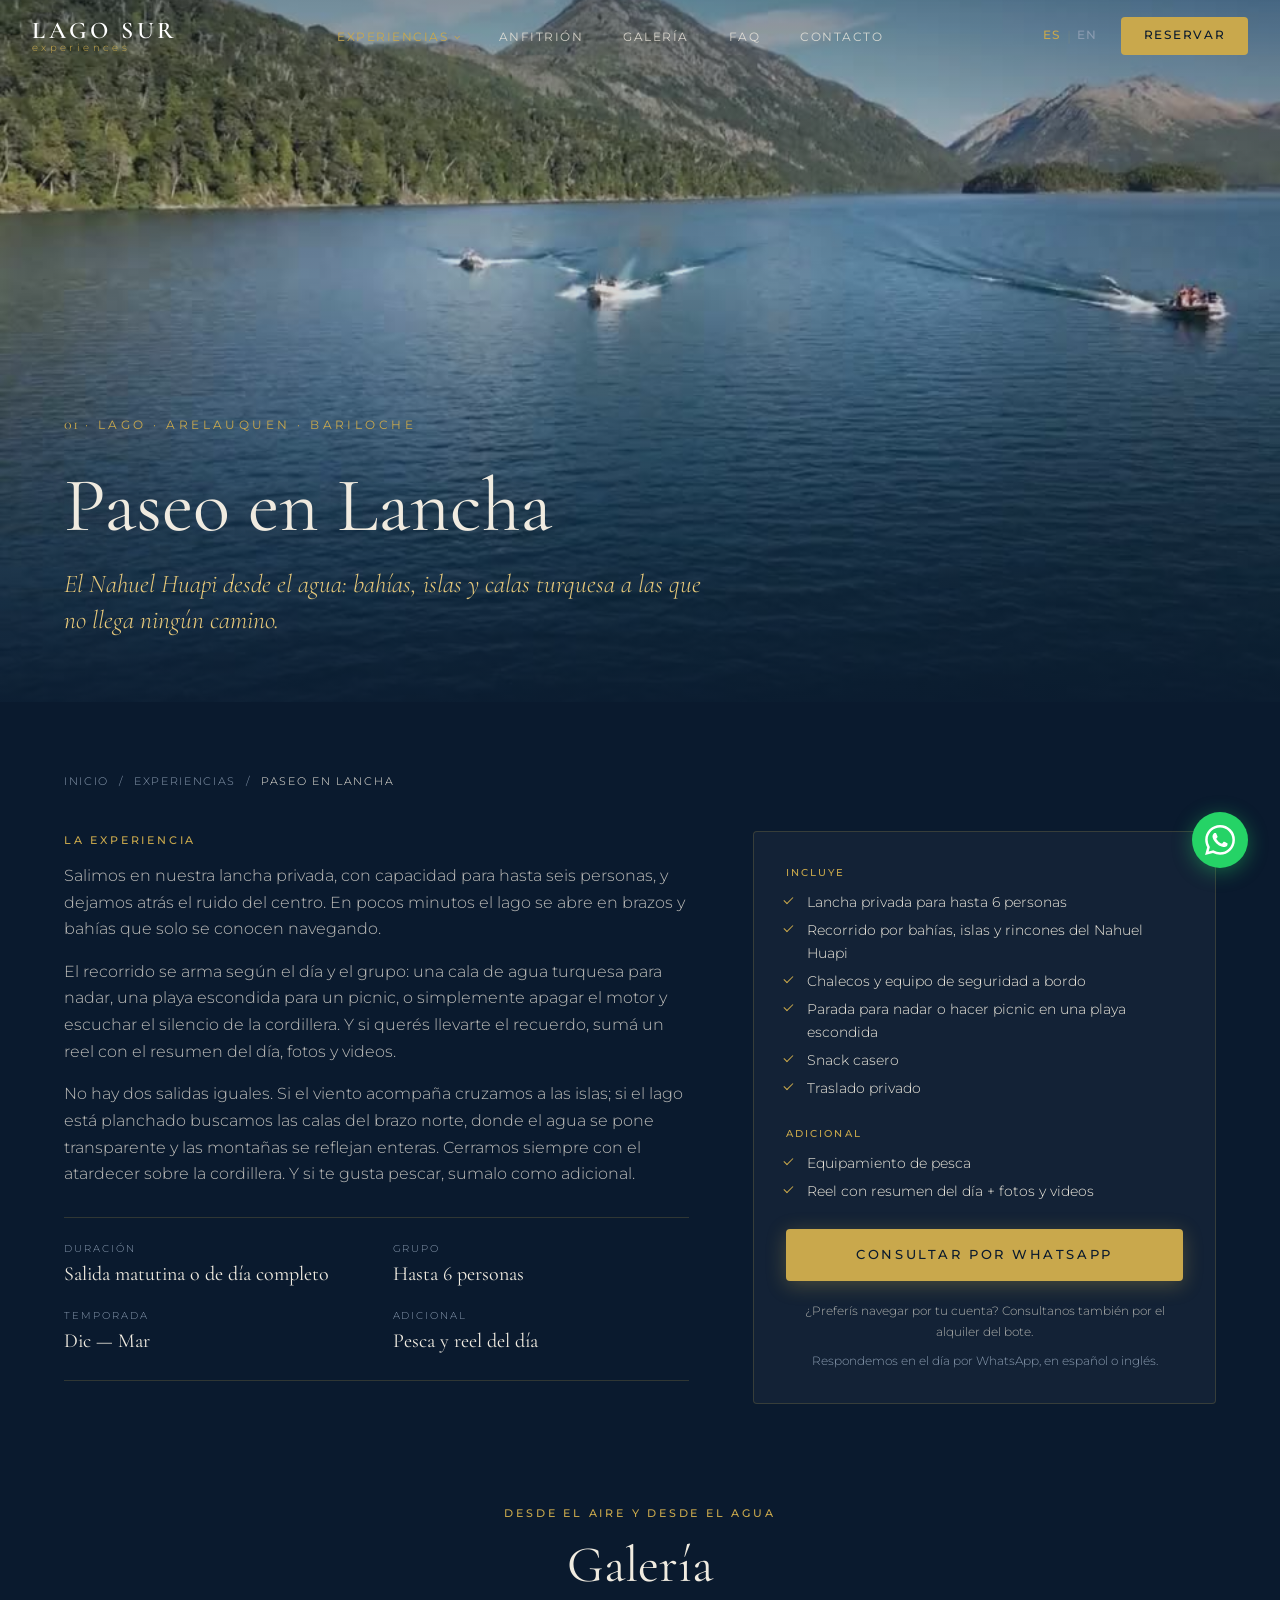
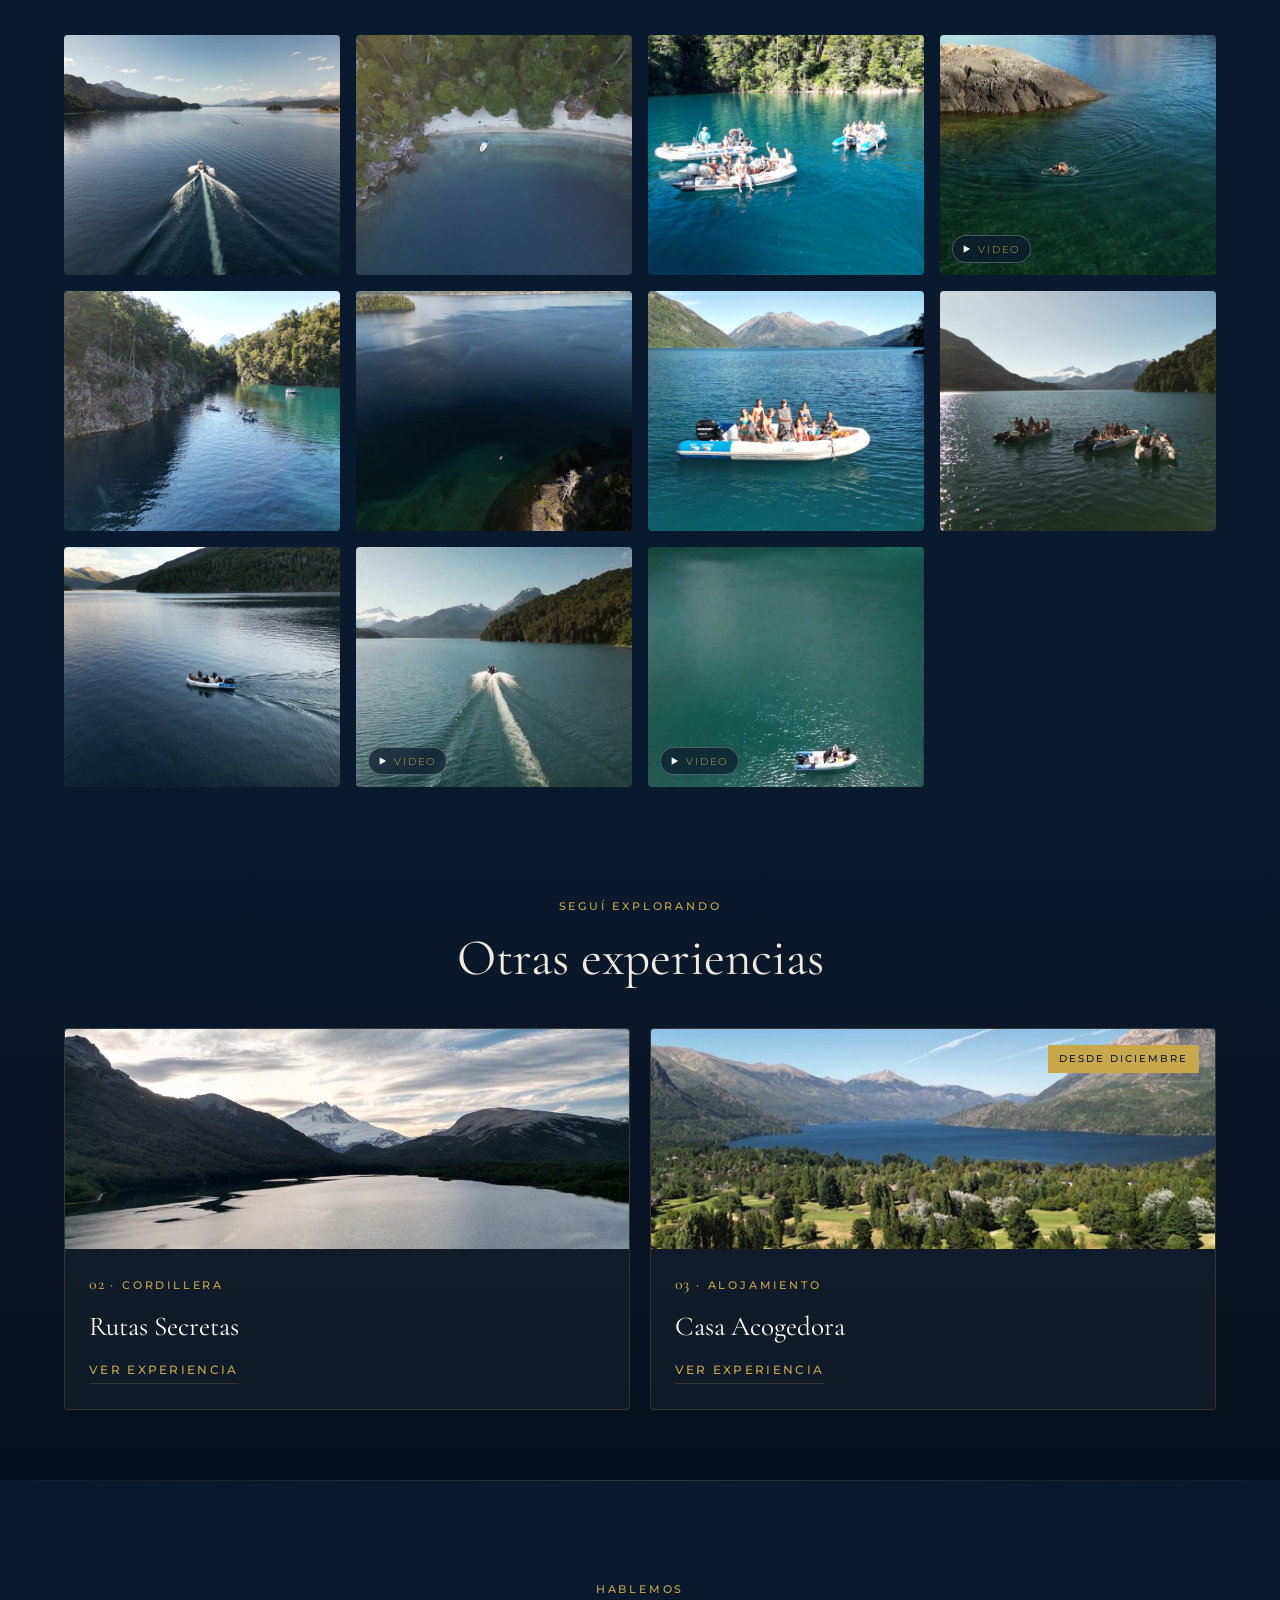
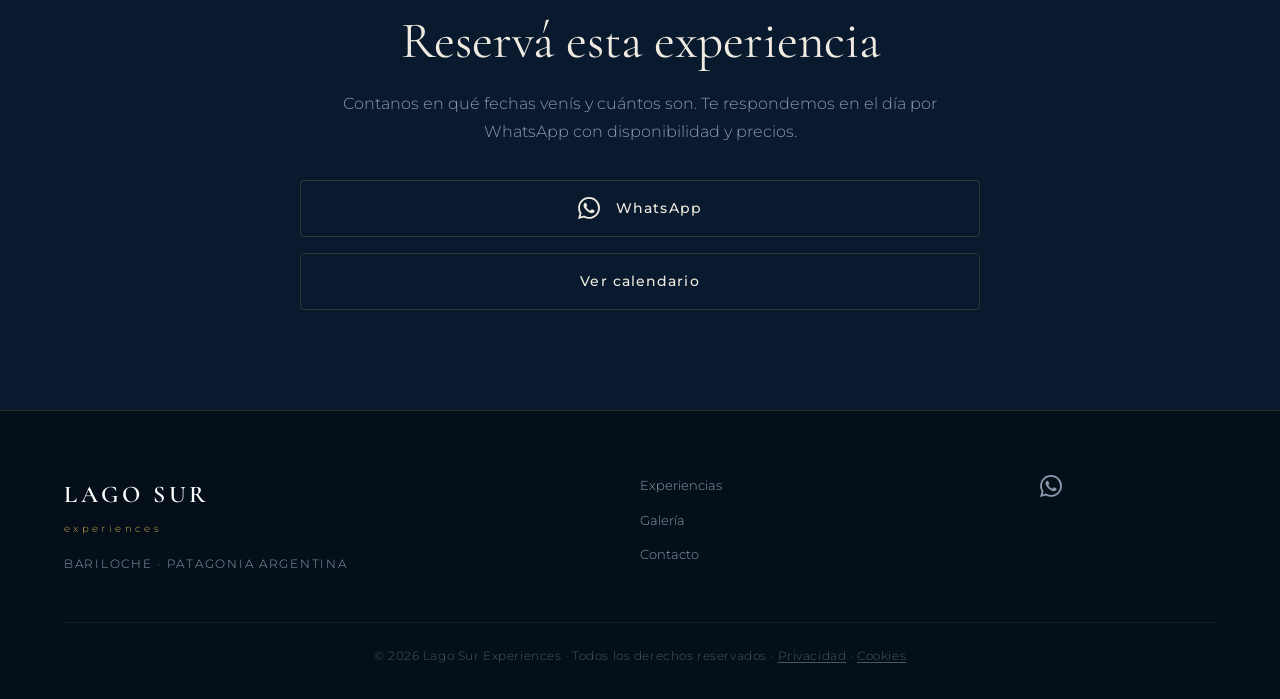
<file: paseo-en-lancha.html>
<!DOCTYPE html>
<html lang="es">
<head>
  <meta charset="UTF-8">
  <meta name="viewport" content="width=device-width, initial-scale=1.0">
  <title>Paseo en lancha privado por el Nahuel Huapi, Bariloche | Lago Sur</title>
  <meta name="description" content="Navegación privada por bahías, islas y calas turquesa del Nahuel Huapi desde Arelauquen, Bariloche. Hasta 6 personas, salida matutina o de día completo.">
  <meta name="keywords" content="paseo en lancha Bariloche, navegación Nahuel Huapi, excursión lancha privada Bariloche, alquiler de bote Bariloche, alquiler de lancha Bariloche, pesca con mosca Bariloche, Arelauquen">
  <link rel="canonical" href="https://lagosur.site/paseo-en-lancha">

  <meta property="og:type" content="website">
  <meta property="og:site_name" content="Lago Sur Experiences">
  <meta property="og:url" content="https://lagosur.site/paseo-en-lancha">
  <meta property="og:title" content="Paseo en lancha privado por el Nahuel Huapi, Bariloche | Lago Sur">
  <meta property="og:description" content="Navegación privada por bahías, islas y calas turquesa del Nahuel Huapi desde Arelauquen, Bariloche. Hasta 6 personas, salida matutina o de día completo.">
  <meta property="og:image" content="https://lagosur.site/assets/img/playa-turquesa-aerea.jpg">
  <meta property="og:image:alt" content="Paseo en lancha privado por el Nahuel Huapi, Bariloche | Lago Sur">
  <meta property="og:locale" content="es_AR">
  <meta property="og:locale:alternate" content="en_US">
  <meta name="twitter:card" content="summary_large_image">
  <meta name="twitter:title" content="Paseo en lancha privado por el Nahuel Huapi, Bariloche | Lago Sur">
  <meta name="twitter:description" content="Navegación privada por bahías, islas y calas turquesa del Nahuel Huapi desde Arelauquen, Bariloche. Hasta 6 personas, salida matutina o de día completo.">
  <meta name="twitter:image" content="https://lagosur.site/assets/img/playa-turquesa-aerea.jpg">
  <meta name="theme-color" content="#0a1a2e">

  <link rel="icon" href="/favicon.ico" sizes="48x48">
  <link rel="icon" href="/favicon.svg" type="image/svg+xml">
  <link rel="apple-touch-icon" href="/apple-touch-icon.png">
  <link rel="manifest" href="/site.webmanifest">

  <script type="application/ld+json">
  {
    "@context": "https://schema.org",
    "@graph": [
      {
        "@type": "BreadcrumbList",
        "itemListElement": [
          {
            "@type": "ListItem",
            "position": 1,
            "name": "Inicio",
            "item": "https://lagosur.site/"
          },
          {
            "@type": "ListItem",
            "position": 2,
            "name": "Experiencias",
            "item": "https://lagosur.site/experiencias"
          },
          {
            "@type": "ListItem",
            "position": 3,
            "name": "Paseo en Lancha",
            "item": "https://lagosur.site/paseo-en-lancha"
          }
        ]
      },
      {
        "@type": "TouristTrip",
        "name": "Paseo en Lancha",
        "url": "https://lagosur.site/paseo-en-lancha",
        "image": "https://lagosur.site/assets/img/playa-turquesa-aerea.jpg",
        "description": "Navegación privada por bahías, islas y calas turquesa del Nahuel Huapi desde Arelauquen, Bariloche. Hasta 6 personas, salida matutina o de día completo.",
        "touristType": [
          "Familias",
          "Parejas",
          "Grupos privados"
        ],
        "provider": {
          "@type": "TravelAgency",
          "@id": "https://lagosur.site/#org",
          "name": "Lago Sur Experiences",
          "url": "https://lagosur.site/"
        },
        "itinerary": {
          "@type": "Place",
          "name": "Arelauquen, Bariloche",
          "address": {
            "@type": "PostalAddress",
            "addressLocality": "Bariloche",
            "addressRegion": "Río Negro",
            "addressCountry": "AR"
          }
        }
      }
    ]
  }
  </script>
  <link rel="preload" href="/assets/fonts/montserrat.woff2" as="font" type="font/woff2" crossorigin>
  <link rel="preload" href="/assets/fonts/cormorant-garamond.woff2" as="font" type="font/woff2" crossorigin>
  <link rel="preload" href="/assets/video/lanchas-navegando-hero.jpg" as="image" fetchpriority="high">
  <link rel="stylesheet" href="styles.css">
</head>
<body class="page-experiencias page-xp" data-xp="paseo-en-lancha" data-wa-es="Hola, quiero consultar por Paseo en Lancha con Lago Sur Experiences" data-wa-en="Hi, I would like to ask about Boat Tour with Lago Sur Experiences">

  <!-- ── NAVBAR ────────────────────────────────────────────────── -->
  <nav id="navbar">
    <a href="/" class="nav-logo">
      <span class="logo-main">LAGO SUR</span>
      <span class="logo-sub" data-es="experiences" data-en="experiences">experiences</span>
    </a>

    <button class="nav-toggle" id="navToggle" aria-label="Menú">
      <span></span><span></span><span></span>
    </button>

    <ul class="nav-links" id="navLinks">
      <li class="nav-dropdown">
        <a href="/experiencias" class="nav-drop-trigger active" data-es="Experiencias" data-en="Experiences">Experiencias</a>
        <ul class="nav-drop-menu">
          <li><a href="/paseo-en-lancha" class="active" data-es="Paseo en Lancha" data-en="Boat Tour">Paseo en Lancha</a></li>
          <li><a href="/rutas-secretas"  data-es="Rutas Secretas"  data-en="Secret Trails">Rutas Secretas</a></li>
          <li><a href="/casa-arelauquen"   data-es="Casa Acogedora"  data-en="Cozy House">Casa Acogedora</a></li>
          <li class="nav-drop-all"><a href="/experiencias" data-es="Ver todas en detalle" data-en="See all in detail">Ver todas en detalle</a></li>
        </ul>
      </li>
      <li><a href="/#guias"         data-es="Anfitrión"    data-en="Your host">Anfitrión</a></li>
      <li><a href="/#galeria"       data-es="Galería"      data-en="Gallery">Galería</a></li>
      <li><a href="/#faq"           data-es="FAQ"          data-en="FAQ">FAQ</a></li>
      <li><a href="#contacto"      data-es="Contacto"     data-en="Contact">Contacto</a></li>
    </ul>

    <div class="nav-right">
      <div class="lang-toggle">
        <button class="lang-btn active" id="btnEs" onclick="setLang('es')">ES</button>
        <span class="lang-sep">|</span>
        <button class="lang-btn" id="btnEn" onclick="setLang('en')">EN</button>
      </div>
      <a href="#contacto" class="btn-reservar" data-es="Reservar" data-en="Book Now">Reservar</a>
    </div>
  </nav>

  <!-- ── HERO ──────────────────────────────────────────────────── -->
  <header class="xp-hero xp-hero--page">
    <video class="xp-hero-img" muted loop playsinline preload="none" poster="assets/video/lanchas-navegando-hero.jpg" aria-label="Lanchas navegando a toda velocidad por el lago Nahuel Huapi"
           data-src="assets/video/lanchas-navegando-hero-v2.mp4" data-src-mobile="assets/video/lanchas-navegando-hero-v2-mobile.mp4"></video>
    <div class="hero-overlay"></div>
    <div class="hero-content hero-in">
      <p class="hero-location"><span class="xp-num">01</span> · <span data-es="Lago" data-en="Lake">Lago</span> · Arelauquen · Bariloche</p>
      <h1 class="hero-title" data-es="Paseo en Lancha" data-en="Boat Tour">Paseo en Lancha</h1>
      <p class="xp-hero-tag" data-es="El Nahuel Huapi desde el agua: bahías, islas y calas turquesa a las que no llega ningún camino." data-en="Nahuel Huapi from the water: bays, islands and turquoise coves no road can reach.">El Nahuel Huapi desde el agua: bahías, islas y calas turquesa a las que no llega ningún camino.</p>
    </div>
  </header>

  <!-- ── DETALLE ───────────────────────────────────────────────── -->
  <section class="xp-detail">
    <div class="container">
      <nav class="xp-crumbs fade-in" aria-label="Breadcrumb">
        <a href="/" data-es="Inicio" data-en="Home">Inicio</a><span>/</span><a href="/experiencias" data-es="Experiencias" data-en="Experiences">Experiencias</a><span>/</span><span data-es="Paseo en Lancha" data-en="Boat Tour">Paseo en Lancha</span>
      </nav>
      <div class="xp-detail-grid">
        <div class="xp-body fade-in">
          <p class="section-label" data-es="La experiencia" data-en="The experience">La experiencia</p>
          <p data-es="Salimos en nuestra lancha privada, con capacidad para hasta seis personas, y dejamos atrás el ruido del centro. En pocos minutos el lago se abre en brazos y bahías que solo se conocen navegando." data-en="We set out on our private boat, with room for up to six people, and leave the noise of downtown behind. Within minutes the lake opens into arms and bays you only get to know by sailing.">Salimos en nuestra lancha privada, con capacidad para hasta seis personas, y dejamos atrás el ruido del centro. En pocos minutos el lago se abre en brazos y bahías que solo se conocen navegando.</p>
          <p data-es="El recorrido se arma según el día y el grupo: una cala de agua turquesa para nadar, una playa escondida para un picnic, o simplemente apagar el motor y escuchar el silencio de la cordillera. Y si querés llevarte el recuerdo, sumá un reel con el resumen del día, fotos y videos." data-en="The route is shaped by the day and the group: a turquoise cove for a swim, a hidden beach for a picnic, or simply cutting the engine to listen to the silence of the Andes. And if you want to take the memory home, add a reel with the day’s highlights, photos and videos.">El recorrido se arma según el día y el grupo: una cala de agua turquesa para nadar, una playa escondida para un picnic, o simplemente apagar el motor y escuchar el silencio de la cordillera. Y si querés llevarte el recuerdo, sumá un reel con el resumen del día, fotos y videos.</p>
          <p data-es="No hay dos salidas iguales. Si el viento acompaña cruzamos a las islas; si el lago está planchado buscamos las calas del brazo norte, donde el agua se pone transparente y las montañas se reflejan enteras. Cerramos siempre con el atardecer sobre la cordillera. Y si te gusta pescar, sumalo como adicional." data-en="No two outings are alike. If the wind allows we cross to the islands; if the lake is glassy we head for the coves of the northern arm, where the water turns transparent and the mountains reflect in full. We always close with sunset over the Andes. And if you like fishing, add it as an extra.">No hay dos salidas iguales. Si el viento acompaña cruzamos a las islas; si el lago está planchado buscamos las calas del brazo norte, donde el agua se pone transparente y las montañas se reflejan enteras. Cerramos siempre con el atardecer sobre la cordillera. Y si te gusta pescar, sumalo como adicional.</p>
          <div class="xp-facts">
          <div class="xp-fact">
            <span class="xp-fact-label" data-es="Duración" data-en="Duration">Duración</span>
            <strong data-es="Salida matutina o de día completo" data-en="Morning or full-day outing">Salida matutina o de día completo</strong>
          </div>
          <div class="xp-fact">
            <span class="xp-fact-label" data-es="Grupo" data-en="Group">Grupo</span>
            <strong data-es="Hasta 6 personas" data-en="Up to 6 people">Hasta 6 personas</strong>
          </div>
          <div class="xp-fact">
            <span class="xp-fact-label" data-es="Temporada" data-en="Season">Temporada</span>
            <strong data-es="Dic — Mar" data-en="Dec — Mar">Dic — Mar</strong>
          </div>
          <div class="xp-fact">
            <span class="xp-fact-label" data-es="Adicional" data-en="Add-on">Adicional</span>
            <strong data-es="Pesca y reel del día" data-en="Fishing and day reel">Pesca y reel del día</strong>
          </div>
          </div>
        </div>
        <aside class="xp-aside fade-in">
          <div class="xp-aside-card">
            <p class="exp-incluye-label" data-es="Incluye" data-en="Includes">Incluye</p>
            <ul class="exp-incluye">
            <li data-es="Lancha privada para hasta 6 personas" data-en="Private boat for up to 6 people">Lancha privada para hasta 6 personas</li>
            <li data-es="Recorrido por bahías, islas y rincones del Nahuel Huapi" data-en="Route through bays, islands and hidden corners of Nahuel Huapi">Recorrido por bahías, islas y rincones del Nahuel Huapi</li>
            <li data-es="Chalecos y equipo de seguridad a bordo" data-en="Life jackets and safety gear on board">Chalecos y equipo de seguridad a bordo</li>
            <li data-es="Parada para nadar o hacer picnic en una playa escondida" data-en="Stop to swim or picnic on a hidden beach">Parada para nadar o hacer picnic en una playa escondida</li>
            <li data-es="Snack casero" data-en="Homemade snack">Snack casero</li>
            <li data-es="Traslado privado" data-en="Private transfer">Traslado privado</li>
            </ul>
            <p class="exp-incluye-label" data-es="Adicional" data-en="Add-ons">Adicional</p>
            <ul class="exp-incluye">
            <li data-es="Equipamiento de pesca" data-en="Fishing equipment">Equipamiento de pesca</li>
            <li data-es="Reel con resumen del día + fotos y videos" data-en="Reel with the day’s highlights + photos and videos">Reel con resumen del día + fotos y videos</li>
            </ul>
            <a href="#contacto" class="btn-hero xp-cta xp-cta-wa" target="_blank" rel="noopener" data-es="Consultar por WhatsApp" data-en="Ask on WhatsApp">Consultar por WhatsApp</a>
            <p class="xp-aside-note xp-aside-note--hint" data-es="¿Preferís navegar por tu cuenta? Consultanos también por el alquiler del bote." data-en="Prefer to sail on your own? Ask us about renting the boat too.">¿Preferís navegar por tu cuenta? Consultanos también por el alquiler del bote.</p>
            <p class="xp-aside-note" data-es="Respondemos en el día por WhatsApp, en español o inglés." data-en="We reply same-day via WhatsApp, in Spanish or English.">Respondemos en el día por WhatsApp, en español o inglés.</p>
          </div>
        </aside>
      </div>
    </div>
  </section>

  <!-- ── GALERÍA ───────────────────────────────────────────────── -->
  <section class="xp-gallery">
    <div class="container">
      <div class="section-header fade-in">
        <p class="section-label" data-es="Desde el aire y desde el agua" data-en="From the air and from the water">Desde el aire y desde el agua</p>
        <h2 data-es="Galería" data-en="Gallery">Galería</h2>
      </div>
      <div class="xp-strip">
        <div class="gallery-item fade-in" data-index="0" onclick="openLightbox(0)">
          <img src="assets/img/lancha-estela-800.jpg" srcset="assets/img/lancha-estela-800.jpg 800w, assets/img/lancha-estela.jpg 1600w"
               sizes="(max-width: 600px) 100vw, 33vw" data-full="assets/img/lancha-estela.jpg" loading="lazy"
               alt="Lancha navegando el lago Nahuel Huapi entre islas" data-alt-es="Lancha navegando el lago Nahuel Huapi entre islas" data-alt-en="Boat cruising Lake Nahuel Huapi between islands">
          <div class="gallery-overlay"><svg viewBox="0 0 24 24" fill="none"><path d="M15 3h6v6M9 21H3v-6M21 3l-7 7M3 21l7-7" stroke="white" stroke-width="1.5" stroke-linecap="round"/></svg></div>
        </div>
        <div class="gallery-item fade-in" data-index="1" onclick="openLightbox(1)">
          <img src="assets/img/playa-turquesa-aerea-800.jpg" srcset="assets/img/playa-turquesa-aerea-800.jpg 800w, assets/img/playa-turquesa-aerea.jpg 1600w"
               sizes="(max-width: 600px) 100vw, 33vw" data-full="assets/img/playa-turquesa-aerea.jpg" loading="lazy"
               alt="Vista aérea con dron de una playa escondida con la lancha fondeada" data-alt-es="Vista aérea con dron de una playa escondida con la lancha fondeada" data-alt-en="Drone aerial view of a hidden beach with the boat anchored">
          <div class="gallery-overlay"><svg viewBox="0 0 24 24" fill="none"><path d="M15 3h6v6M9 21H3v-6M21 3l-7 7M3 21l7-7" stroke="white" stroke-width="1.5" stroke-linecap="round"/></svg></div>
        </div>
        <div class="gallery-item fade-in" data-index="2" onclick="openLightbox(2)">
          <img src="assets/img/gomones-agua-turquesa-800.jpg" srcset="assets/img/gomones-agua-turquesa-800.jpg 800w, assets/img/gomones-agua-turquesa.jpg 1600w"
               sizes="(max-width: 600px) 100vw, 33vw" data-full="assets/img/gomones-agua-turquesa.jpg" loading="lazy"
               alt="El grupo en los gomones sobre aguas turquesas" data-alt-es="El grupo en los gomones sobre aguas turquesas" data-alt-en="The group on the rafts over turquoise waters">
          <div class="gallery-overlay"><svg viewBox="0 0 24 24" fill="none"><path d="M15 3h6v6M9 21H3v-6M21 3l-7 7M3 21l7-7" stroke="white" stroke-width="1.5" stroke-linecap="round"/></svg></div>
        </div>
        <div class="gallery-item gallery-item--video fade-in" data-index="3"
             data-video="assets/video/costa-turquesa.mp4" data-poster="assets/video/costa-turquesa.jpg" onclick="openLightbox(3)">
          <img src="assets/video/costa-turquesa-thumb.jpg" loading="lazy" alt="Nadando en aguas transparentes junto a una roca, con la cordillera de fondo" data-alt-es="Nadando en aguas transparentes junto a una roca, con la cordillera de fondo" data-alt-en="Swimming in crystal-clear water by a rock, with the Andes behind">
          <span class="gallery-play" aria-hidden="true"><svg viewBox="0 0 24 24" fill="none"><path d="M8 5.5v13l11-6.5z" fill="white"/></svg><em>Video</em></span>
          <div class="gallery-overlay"><svg viewBox="0 0 24 24" fill="none"><path d="M8 5.5v13l11-6.5z" fill="white"/></svg></div>
        </div>
        <div class="gallery-item fade-in" data-index="4" onclick="openLightbox(4)">
          <img src="assets/img/cala-turquesa-800.jpg" srcset="assets/img/cala-turquesa-800.jpg 800w, assets/img/cala-turquesa.jpg 1600w"
               sizes="(max-width: 600px) 100vw, 33vw" data-full="assets/img/cala-turquesa.jpg" loading="lazy"
               alt="Cala de aguas turquesas entre acantilados y bosque" data-alt-es="Cala de aguas turquesas entre acantilados y bosque" data-alt-en="Turquoise cove between cliffs and forest">
          <div class="gallery-overlay"><svg viewBox="0 0 24 24" fill="none"><path d="M15 3h6v6M9 21H3v-6M21 3l-7 7M3 21l7-7" stroke="white" stroke-width="1.5" stroke-linecap="round"/></svg></div>
        </div>
        <div class="gallery-item fade-in" data-index="5" onclick="openLightbox(5)">
          <img src="assets/img/lago-orilla-aerea-800.jpg" srcset="assets/img/lago-orilla-aerea-800.jpg 800w, assets/img/lago-orilla-aerea.jpg 1600w"
               sizes="(max-width: 600px) 100vw, 33vw" data-full="assets/img/lago-orilla-aerea.jpg" loading="lazy"
               alt="Vista aérea con dron de la orilla y los bajos turquesa del lago" data-alt-es="Vista aérea con dron de la orilla y los bajos turquesa del lago" data-alt-en="Drone aerial view of the shore and the turquoise shallows">
          <div class="gallery-overlay"><svg viewBox="0 0 24 24" fill="none"><path d="M15 3h6v6M9 21H3v-6M21 3l-7 7M3 21l7-7" stroke="white" stroke-width="1.5" stroke-linecap="round"/></svg></div>
        </div>
        <div class="gallery-item fade-in" data-index="6" onclick="openLightbox(6)">
          <img src="assets/img/grupo-lancha-cerro-nevado-800.jpg" srcset="assets/img/grupo-lancha-cerro-nevado-800.jpg 800w, assets/img/grupo-lancha-cerro-nevado.jpg 1600w"
               sizes="(max-width: 600px) 100vw, 33vw" data-full="assets/img/grupo-lancha-cerro-nevado.jpg" loading="lazy"
               alt="El grupo a bordo de la lancha, con el lago turquesa y un cerro nevado de fondo" data-alt-es="El grupo a bordo de la lancha, con el lago turquesa y un cerro nevado de fondo" data-alt-en="The group aboard the boat, with the turquoise lake and a snowy peak behind">
          <div class="gallery-overlay"><svg viewBox="0 0 24 24" fill="none"><path d="M15 3h6v6M9 21H3v-6M21 3l-7 7M3 21l7-7" stroke="white" stroke-width="1.5" stroke-linecap="round"/></svg></div>
        </div>
        <div class="gallery-item fade-in" data-index="7" onclick="openLightbox(7)">
          <img src="assets/img/gomones-cordillera-contraluz-800.jpg" srcset="assets/img/gomones-cordillera-contraluz-800.jpg 800w, assets/img/gomones-cordillera-contraluz.jpg 1600w"
               sizes="(max-width: 600px) 100vw, 33vw" data-full="assets/img/gomones-cordillera-contraluz.jpg" loading="lazy"
               alt="El grupo en los gomones frente a la cordillera, a contraluz" data-alt-es="El grupo en los gomones frente a la cordillera, a contraluz" data-alt-en="The group on the rafts facing the Andes, backlit by the sun">
          <div class="gallery-overlay"><svg viewBox="0 0 24 24" fill="none"><path d="M15 3h6v6M9 21H3v-6M21 3l-7 7M3 21l7-7" stroke="white" stroke-width="1.5" stroke-linecap="round"/></svg></div>
        </div>
        <div class="gallery-item fade-in" data-index="8" onclick="openLightbox(8)">
          <img src="assets/img/lancha-costa-bosque-800.jpg" srcset="assets/img/lancha-costa-bosque-800.jpg 800w, assets/img/lancha-costa-bosque.jpg 1600w"
               sizes="(max-width: 600px) 100vw, 33vw" data-full="assets/img/lancha-costa-bosque.jpg" loading="lazy"
               alt="La lancha navegando junto a la costa de bosque" data-alt-es="La lancha navegando junto a la costa de bosque" data-alt-en="The boat cruising along the forested shore">
          <div class="gallery-overlay"><svg viewBox="0 0 24 24" fill="none"><path d="M15 3h6v6M9 21H3v-6M21 3l-7 7M3 21l7-7" stroke="white" stroke-width="1.5" stroke-linecap="round"/></svg></div>
        </div>
        <div class="gallery-item gallery-item--video fade-in" data-index="9"
             data-video="assets/video/lancha-estela-bosque.mp4" data-poster="assets/video/lancha-estela-bosque.jpg" onclick="openLightbox(9)">
          <img src="assets/video/lancha-estela-bosque-thumb.jpg" loading="lazy" alt="La lancha abriendo estela en el lago, con bosque y cerros nevados de fondo" data-alt-es="La lancha abriendo estela en el lago, con bosque y cerros nevados de fondo" data-alt-en="The boat carving a wake across the lake, with forest and snowy peaks behind">
          <span class="gallery-play" aria-hidden="true"><svg viewBox="0 0 24 24" fill="none"><path d="M8 5.5v13l11-6.5z" fill="white"/></svg><em>Video</em></span>
          <div class="gallery-overlay"><svg viewBox="0 0 24 24" fill="none"><path d="M8 5.5v13l11-6.5z" fill="white"/></svg></div>
        </div>
        <div class="gallery-item gallery-item--video fade-in" data-index="10"
             data-video="assets/video/lancha-agua-turquesa.mp4" data-poster="assets/video/lancha-agua-turquesa.jpg" onclick="openLightbox(10)">
          <img src="assets/video/lancha-agua-turquesa-thumb.jpg" loading="lazy" alt="Vista con dron de la lancha sobre agua turquesa, subiendo hacia los cerros" data-alt-es="Vista con dron de la lancha sobre agua turquesa, subiendo hacia los cerros" data-alt-en="Drone view of the boat on turquoise water, rising toward the peaks">
          <span class="gallery-play" aria-hidden="true"><svg viewBox="0 0 24 24" fill="none"><path d="M8 5.5v13l11-6.5z" fill="white"/></svg><em>Video</em></span>
          <div class="gallery-overlay"><svg viewBox="0 0 24 24" fill="none"><path d="M8 5.5v13l11-6.5z" fill="white"/></svg></div>
        </div>
      </div>
    </div>
  </section>

  <!-- ── OTRAS EXPERIENCIAS ─────────────────────────────────────── -->
  <section class="xp-others">
    <div class="container">
      <div class="section-header fade-in">
        <p class="section-label" data-es="Seguí explorando" data-en="Keep exploring">Seguí explorando</p>
        <h2 data-es="Otras experiencias" data-en="Other experiences">Otras experiencias</h2>
      </div>
      <div class="xp-others-grid">
        <a href="/rutas-secretas" class="xp-other fade-in">
          
          <img src="assets/img/lago-cordillera-nubes-800.jpg" loading="lazy" alt="Rutas Secretas" data-alt-es="Rutas Secretas" data-alt-en="Secret Trails">
          <div class="xp-other-body">
            <p class="section-label"><span class="xp-num">02</span> · <span data-es="Cordillera" data-en="Andes">Cordillera</span></p>
            <h3 data-es="Rutas Secretas" data-en="Secret Trails">Rutas Secretas</h3>
            <span class="exp-cta" data-es="Ver experiencia" data-en="See experience">Ver experiencia</span>
          </div>
        </a>
        <a href="/casa-arelauquen" class="xp-other fade-in">
          <span class="exp-badge" data-es="Desde diciembre" data-en="From December">Desde diciembre</span>
          <img src="assets/img/arelauquen-golf-800.jpg" loading="lazy" alt="Casa Acogedora" data-alt-es="Casa Acogedora" data-alt-en="Cozy House">
          <div class="xp-other-body">
            <p class="section-label"><span class="xp-num">03</span> · <span data-es="Alojamiento" data-en="Stay">Alojamiento</span></p>
            <h3 data-es="Casa Acogedora" data-en="Cozy House">Casa Acogedora</h3>
            <span class="exp-cta" data-es="Ver experiencia" data-en="See experience">Ver experiencia</span>
          </div>
        </a>
      </div>
    </div>
  </section>

  <!-- ── CONTACTO ───────────────────────────────────────────────── -->
  <section id="contacto" class="contacto">
    <div class="container">
      <div class="contacto-simple fade-in">
        <p class="section-label" data-es="Hablemos" data-en="Let's talk">Hablemos</p>
        <h2 data-es="Reservá esta experiencia" data-en="Book this experience">Reservá esta experiencia</h2>
        <p class="contacto-lead" data-es="Contanos en qué fechas venís y cuántos son. Te respondemos en el día por WhatsApp con disponibilidad y precios." data-en="Tell us your dates and how many you are. We reply same-day via WhatsApp with availability and prices.">Contanos en qué fechas venís y cuántos son. Te respondemos en el día por WhatsApp con disponibilidad y precios.</p>
        <div class="contacto-canales">
          <a href="#contacto" class="canal-item canal-whatsapp" target="_blank" rel="noopener">
            <svg viewBox="0 0 24 24" fill="currentColor"><path d="M17.472 14.382c-.297-.149-1.758-.867-2.03-.967-.273-.099-.471-.148-.67.15-.197.297-.767.966-.94 1.164-.173.199-.347.223-.644.075-.297-.15-1.255-.463-2.39-1.475-.883-.788-1.48-1.761-1.653-2.059-.173-.297-.018-.458.13-.606.134-.133.298-.347.446-.52.149-.174.198-.298.298-.497.099-.198.05-.371-.025-.52-.075-.149-.669-1.612-.916-2.207-.242-.579-.487-.5-.669-.51-.173-.008-.371-.01-.57-.01-.198 0-.52.074-.792.372-.272.297-1.04 1.016-1.04 2.479 0 1.462 1.065 2.875 1.213 3.074.149.198 2.096 3.2 5.077 4.487.709.306 1.262.489 1.694.625.712.227 1.36.195 1.871.118.571-.085 1.758-.719 2.006-1.413.248-.694.248-1.289.173-1.413-.074-.124-.272-.198-.57-.347m-5.421 7.403h-.004a9.87 9.87 0 01-5.031-1.378l-.361-.214-3.741.982.998-3.648-.235-.374a9.86 9.86 0 01-1.51-5.26c.001-5.45 4.436-9.884 9.888-9.884 2.64 0 5.122 1.03 6.988 2.898a9.825 9.825 0 012.893 6.994c-.003 5.45-4.437 9.884-9.885 9.884m8.413-18.297A11.815 11.815 0 0012.05 0C5.495 0 .16 5.335.157 11.892c0 2.096.547 4.142 1.588 5.945L.057 24l6.305-1.654a11.882 11.882 0 005.683 1.448h.005c6.554 0 11.89-5.335 11.893-11.893a11.821 11.821 0 00-3.48-8.413z"/></svg>
            WhatsApp
          </a>
          <a href="/#reservar" class="canal-item" data-es="Ver calendario" data-en="See calendar">Ver calendario</a>
        </div>
      </div>
    </div>
  </section>

  <!-- ── FOOTER ─────────────────────────────────────────────────── -->
  <footer class="footer">
    <div class="container">
      <div class="footer-grid">
        <div class="footer-brand">
          <span class="logo-main">LAGO SUR</span>
          <span class="logo-sub">experiences</span>
          <p data-es="Bariloche · Patagonia Argentina" data-en="Bariloche · Argentine Patagonia">Bariloche · Patagonia Argentina</p>
        </div>
        <div class="footer-links">
          <a href="/experiencias" data-es="Experiencias" data-en="Experiences">Experiencias</a>
          <a href="/#galeria"      data-es="Galería"        data-en="Gallery">Galería</a>
          <a href="#contacto"     data-es="Contacto"       data-en="Contact">Contacto</a>
        </div>
        <div class="footer-social">
          <a href="#" target="_blank" rel="noopener" aria-label="Instagram">
            <svg viewBox="0 0 24 24" fill="currentColor"><path d="M12 2.163c3.204 0 3.584.012 4.85.07 3.252.148 4.771 1.691 4.919 4.919.058 1.265.069 1.645.069 4.849 0 3.205-.012 3.584-.069 4.849-.149 3.225-1.664 4.771-4.919 4.919-1.266.058-1.644.07-4.85.07-3.204 0-3.584-.012-4.849-.07-3.26-.149-4.771-1.699-4.919-4.92-.058-1.265-.07-1.644-.07-4.849 0-3.204.013-3.583.07-4.849.149-3.227 1.664-4.771 4.919-4.919 1.266-.057 1.645-.069 4.849-.069zm0-2.163c-3.259 0-3.667.014-4.947.072-4.358.2-6.78 2.618-6.98 6.98-.059 1.281-.073 1.689-.073 4.948 0 3.259.014 3.668.072 4.948.2 4.358 2.618 6.78 6.98 6.98 1.281.058 1.689.072 4.948.072 3.259 0 3.668-.014 4.948-.072 4.354-.2 6.782-2.618 6.979-6.98.059-1.28.073-1.689.073-4.948 0-3.259-.014-3.667-.072-4.947-.196-4.354-2.617-6.78-6.979-6.98-1.281-.059-1.69-.073-4.949-.073zm0 5.838c-3.403 0-6.162 2.759-6.162 6.162s2.759 6.163 6.162 6.163 6.162-2.759 6.162-6.163c0-3.403-2.759-6.162-6.162-6.162zm0 10.162c-2.209 0-4-1.79-4-4 0-2.209 1.791-4 4-4s4 1.791 4 4c0 2.21-1.791 4-4 4zm6.406-11.845c-.796 0-1.441.645-1.441 1.44s.645 1.44 1.441 1.44c.795 0 1.439-.645 1.439-1.44s-.644-1.44-1.439-1.44z"/></svg>
          </a>
          <a href="#contacto" target="_blank" rel="noopener" aria-label="WhatsApp">
            <svg viewBox="0 0 24 24" fill="currentColor"><path d="M17.472 14.382c-.297-.149-1.758-.867-2.03-.967-.273-.099-.471-.148-.67.15-.197.297-.767.966-.94 1.164-.173.199-.347.223-.644.075-.297-.15-1.255-.463-2.39-1.475-.883-.788-1.48-1.761-1.653-2.059-.173-.297-.018-.458.13-.606.134-.133.298-.347.446-.52.149-.174.198-.298.298-.497.099-.198.05-.371-.025-.52-.075-.149-.669-1.612-.916-2.207-.242-.579-.487-.5-.669-.51-.173-.008-.371-.01-.57-.01-.198 0-.52.074-.792.372-.272.297-1.04 1.016-1.04 2.479 0 1.462 1.065 2.875 1.213 3.074.149.198 2.096 3.2 5.077 4.487.709.306 1.262.489 1.694.625.712.227 1.36.195 1.871.118.571-.085 1.758-.719 2.006-1.413.248-.694.248-1.289.173-1.413-.074-.124-.272-.198-.57-.347m-5.421 7.403h-.004a9.87 9.87 0 01-5.031-1.378l-.361-.214-3.741.982.998-3.648-.235-.374a9.86 9.86 0 01-1.51-5.26c.001-5.45 4.436-9.884 9.888-9.884 2.64 0 5.122 1.03 6.988 2.898a9.825 9.825 0 012.893 6.994c-.003 5.45-4.437 9.884-9.885 9.884m8.413-18.297A11.815 11.815 0 0012.05 0C5.495 0 .16 5.335.157 11.892c0 2.096.547 4.142 1.588 5.945L.057 24l6.305-1.654a11.882 11.882 0 005.683 1.448h.005c6.554 0 11.89-5.335 11.893-11.893a11.821 11.821 0 00-3.48-8.413z"/></svg>
          </a>
        </div>
      </div>
      <div class="footer-bottom">
        <p>© 2026 Lago Sur Experiences · <span data-es="Todos los derechos reservados" data-en="All rights reserved">Todos los derechos reservados</span>
          · <a href="/privacidad" data-es="Privacidad" data-en="Privacy">Privacidad</a>
          · <a href="/privacidad#cookies" data-cookie-settings>Cookies</a></p>
      </div>
    </div>
  </footer>

  <!-- ── WHATSAPP FAB ────────────────────────────────────────────── -->
  <a href="#contacto"
     class="whatsapp-fab" target="_blank" rel="noopener" aria-label="WhatsApp">
    <svg viewBox="0 0 24 24" fill="currentColor"><path d="M17.472 14.382c-.297-.149-1.758-.867-2.03-.967-.273-.099-.471-.148-.67.15-.197.297-.767.966-.94 1.164-.173.199-.347.223-.644.075-.297-.15-1.255-.463-2.39-1.475-.883-.788-1.48-1.761-1.653-2.059-.173-.297-.018-.458.13-.606.134-.133.298-.347.446-.52.149-.174.198-.298.298-.497.099-.198.05-.371-.025-.52-.075-.149-.669-1.612-.916-2.207-.242-.579-.487-.5-.669-.51-.173-.008-.371-.01-.57-.01-.198 0-.52.074-.792.372-.272.297-1.04 1.016-1.04 2.479 0 1.462 1.065 2.875 1.213 3.074.149.198 2.096 3.2 5.077 4.487.709.306 1.262.489 1.694.625.712.227 1.36.195 1.871.118.571-.085 1.758-.719 2.006-1.413.248-.694.248-1.289.173-1.413-.074-.124-.272-.198-.57-.347m-5.421 7.403h-.004a9.87 9.87 0 01-5.031-1.378l-.361-.214-3.741.982.998-3.648-.235-.374a9.86 9.86 0 01-1.51-5.26c.001-5.45 4.436-9.884 9.888-9.884 2.64 0 5.122 1.03 6.988 2.898a9.825 9.825 0 012.893 6.994c-.003 5.45-4.437 9.884-9.885 9.884m8.413-18.297A11.815 11.815 0 0012.05 0C5.495 0 .16 5.335.157 11.892c0 2.096.547 4.142 1.588 5.945L.057 24l6.305-1.654a11.882 11.882 0 005.683 1.448h.005c6.554 0 11.89-5.335 11.893-11.893a11.821 11.821 0 00-3.48-8.413z"/></svg>
  </a>

  <!-- ── LIGHTBOX ────────────────────────────────────────────────── -->
  <div class="lightbox" id="lightbox" onclick="closeLightbox()">
    <button class="lightbox-close" onclick="closeLightbox()">×</button>
    <button class="lightbox-prev" onclick="event.stopPropagation(); lightboxNav(-1)">‹</button>
    <div class="lightbox-content" id="lightboxContent" onclick="event.stopPropagation()"></div>
    <button class="lightbox-next" onclick="event.stopPropagation(); lightboxNav(1)">›</button>
  </div>

  <script src="script.js"></script>
</body>
</html>
</file>
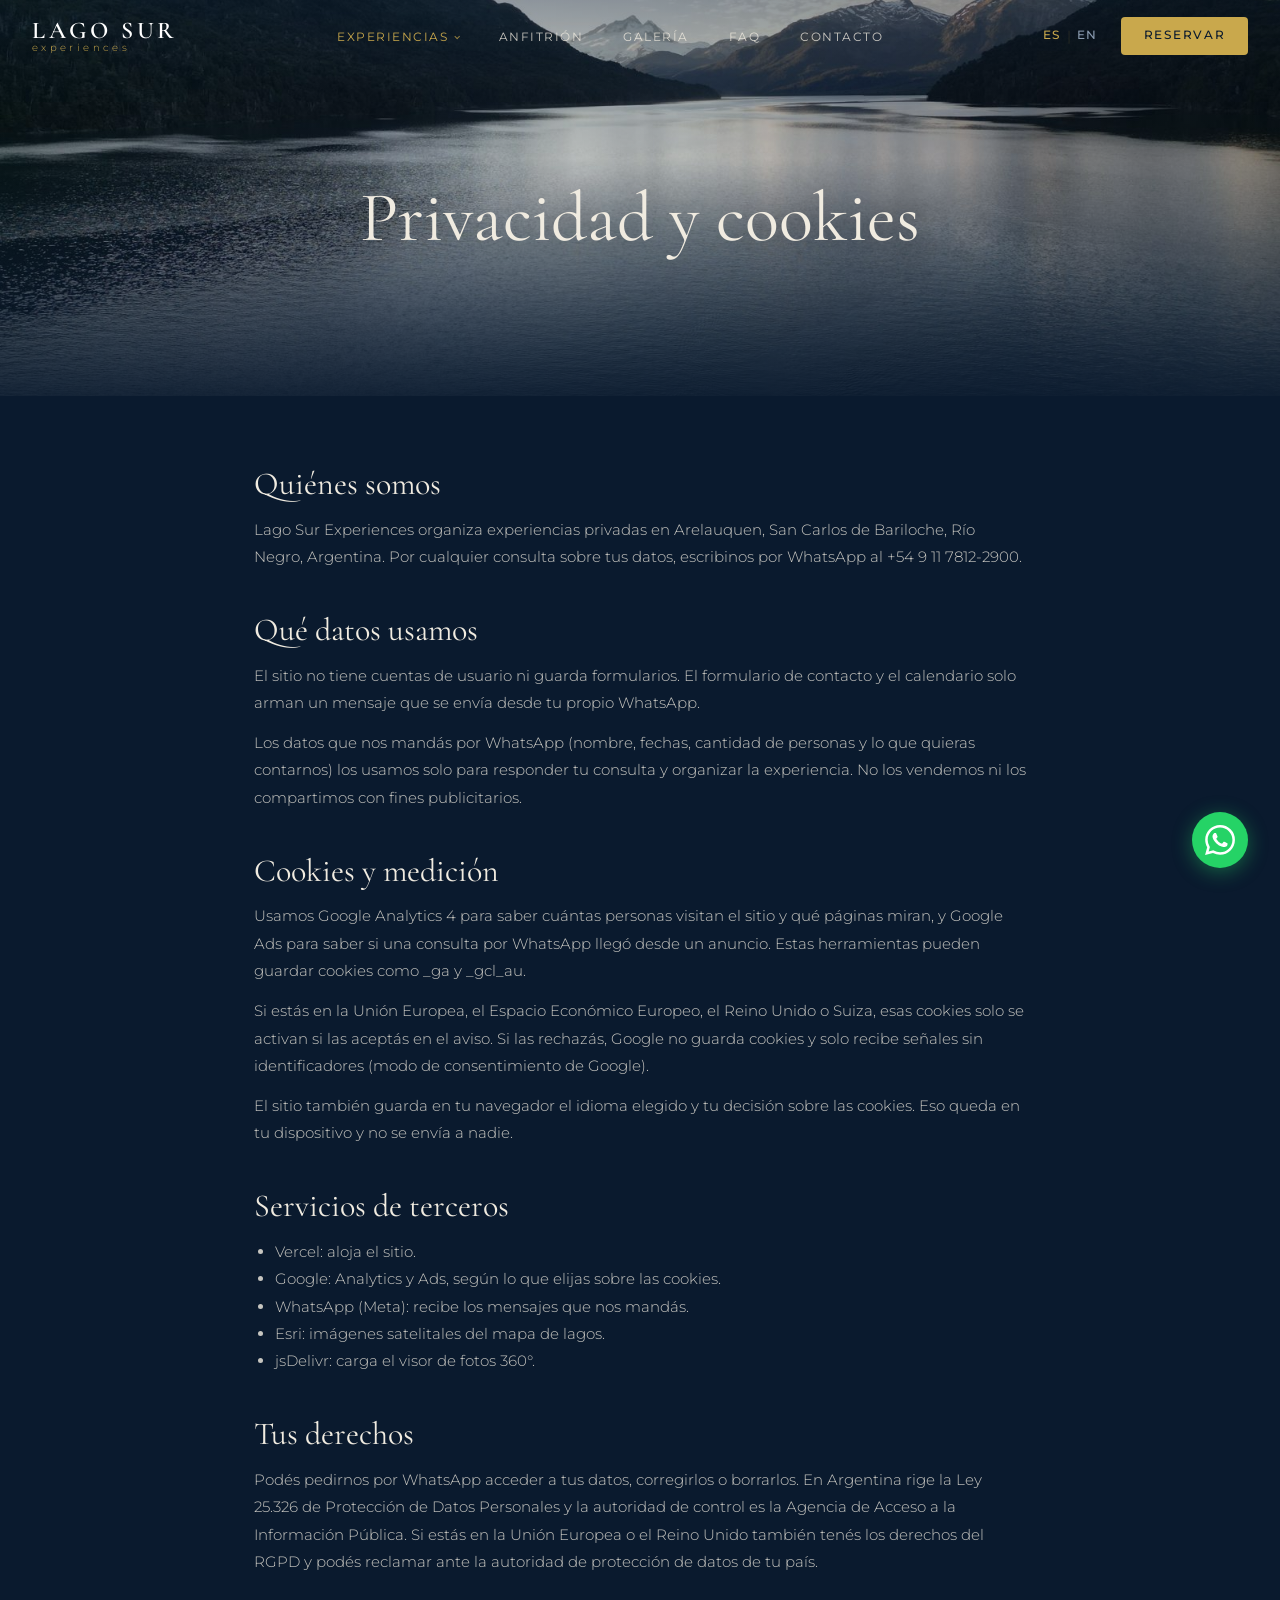
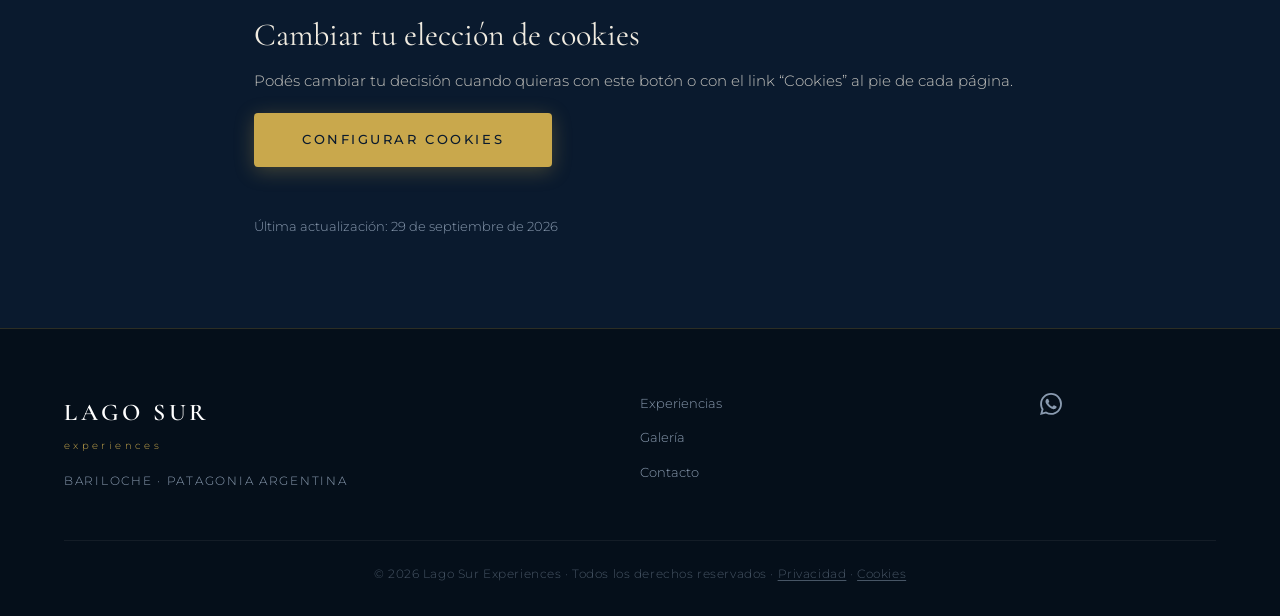
<file: privacidad.html>
<!DOCTYPE html>
<html lang="es">
<head>
  <meta charset="UTF-8">
  <meta name="viewport" content="width=device-width, initial-scale=1.0">
  <title>Privacidad y cookies | Lago Sur Experiences</title>
  <meta name="description" content="Qué datos usa Lago Sur Experiences, cómo funcionan las cookies de Google Analytics y Google Ads y cómo cambiar tu elección.">
  <meta name="keywords" content="privacidad, cookies, Lago Sur Experiences">
  <link rel="canonical" href="https://lagosur.site/privacidad">

  <meta property="og:type" content="website">
  <meta property="og:site_name" content="Lago Sur Experiences">
  <meta property="og:url" content="https://lagosur.site/privacidad">
  <meta property="og:title" content="Privacidad y cookies | Lago Sur Experiences">
  <meta property="og:description" content="Qué datos usa Lago Sur Experiences, cómo funcionan las cookies de Google Analytics y Google Ads y cómo cambiar tu elección.">
  <meta property="og:image" content="https://lagosur.site/og-image.jpg">
  <meta property="og:image:alt" content="Privacidad y cookies | Lago Sur Experiences">
  <meta property="og:locale" content="es_AR">
  <meta property="og:locale:alternate" content="en_US">
  <meta name="twitter:card" content="summary_large_image">
  <meta name="twitter:title" content="Privacidad y cookies | Lago Sur Experiences">
  <meta name="twitter:description" content="Qué datos usa Lago Sur Experiences, cómo funcionan las cookies de Google Analytics y Google Ads y cómo cambiar tu elección.">
  <meta name="twitter:image" content="https://lagosur.site/og-image.jpg">
  <meta name="theme-color" content="#0a1a2e">

  <link rel="icon" href="/favicon.ico" sizes="48x48">
  <link rel="icon" href="/favicon.svg" type="image/svg+xml">
  <link rel="apple-touch-icon" href="/apple-touch-icon.png">
  <link rel="manifest" href="/site.webmanifest">

  <script type="application/ld+json">
  {
    "@context": "https://schema.org",
    "@type": "WebPage",
    "name": "Privacidad y cookies",
    "url": "https://lagosur.site/privacidad",
    "isPartOf": {
      "@id": "https://lagosur.site/#org"
    }
  }
  </script>
  <link rel="preload" href="/assets/fonts/montserrat.woff2" as="font" type="font/woff2" crossorigin>
  <link rel="preload" href="/assets/fonts/cormorant-garamond.woff2" as="font" type="font/woff2" crossorigin>
  <link rel="stylesheet" href="styles.css">
</head>
<body class="page-privacidad">

  <!-- ── NAVBAR ────────────────────────────────────────────────── -->
  <nav id="navbar">
    <a href="/" class="nav-logo">
      <span class="logo-main">LAGO SUR</span>
      <span class="logo-sub" data-es="experiences" data-en="experiences">experiences</span>
    </a>

    <button class="nav-toggle" id="navToggle" aria-label="Menú">
      <span></span><span></span><span></span>
    </button>

    <ul class="nav-links" id="navLinks">
      <li class="nav-dropdown">
        <a href="/experiencias" class="nav-drop-trigger active" data-es="Experiencias" data-en="Experiences">Experiencias</a>
        <ul class="nav-drop-menu">
          <li><a href="/paseo-en-lancha" data-es="Paseo en Lancha" data-en="Boat Tour">Paseo en Lancha</a></li>
          <li><a href="/rutas-secretas"  data-es="Rutas Secretas"  data-en="Secret Trails">Rutas Secretas</a></li>
          <li><a href="/casa-arelauquen"   data-es="Casa Acogedora"  data-en="Cozy House">Casa Acogedora</a></li>
          <li class="nav-drop-all"><a href="/experiencias" data-es="Ver todas en detalle" data-en="See all in detail">Ver todas en detalle</a></li>
        </ul>
      </li>
      <li><a href="/#guias"         data-es="Anfitrión"    data-en="Your host">Anfitrión</a></li>
      <li><a href="/#galeria"       data-es="Galería"      data-en="Gallery">Galería</a></li>
      <li><a href="/#faq"           data-es="FAQ"          data-en="FAQ">FAQ</a></li>
      <li><a href="#contacto"      data-es="Contacto"     data-en="Contact">Contacto</a></li>
    </ul>

    <div class="nav-right">
      <div class="lang-toggle">
        <button class="lang-btn active" id="btnEs" onclick="setLang('es')">ES</button>
        <span class="lang-sep">|</span>
        <button class="lang-btn" id="btnEn" onclick="setLang('en')">EN</button>
      </div>
      <a href="#contacto" class="btn-reservar" data-es="Reservar" data-en="Book Now">Reservar</a>
    </div>
  </nav>

  <!-- ── HERO ──────────────────────────────────────────────────── -->
  <header class="xp-hero" style="min-height:44vh">
    <img class="xp-hero-img" src="assets/img/lago-montanas.jpg" srcset="assets/img/lago-montanas-800.jpg 800w, assets/img/lago-montanas.jpg 1600w" sizes="100vw"
         alt="" fetchpriority="high">
    <div class="hero-overlay"></div>
    <div class="hero-content hero-in">
      <h1 class="hero-title" data-es="Privacidad y cookies" data-en="Privacy and cookies">Privacidad y cookies</h1>
    </div>
  </header>

  <!-- ── CONTENIDO ─────────────────────────────────────────────── -->
  <section class="legal">
    <div class="container">
      <h2 data-es="Quiénes somos" data-en="Who we are">Quiénes somos</h2>
      <p data-es="Lago Sur Experiences organiza experiencias privadas en Arelauquen, San Carlos de Bariloche, Río Negro, Argentina. Por cualquier consulta sobre tus datos, escribinos por WhatsApp al +54 9 11 7812-2900." data-en="Lago Sur Experiences runs private experiences in Arelauquen, San Carlos de Bariloche, Río Negro, Argentina. For any question about your data, message us on WhatsApp at +54 9 11 7812-2900.">Lago Sur Experiences organiza experiencias privadas en Arelauquen, San Carlos de Bariloche, Río Negro, Argentina. Por cualquier consulta sobre tus datos, escribinos por WhatsApp al +54 9 11 7812-2900.</p>
      <h2 data-es="Qué datos usamos" data-en="What data we use">Qué datos usamos</h2>
      <p data-es="El sitio no tiene cuentas de usuario ni guarda formularios. El formulario de contacto y el calendario solo arman un mensaje que se envía desde tu propio WhatsApp." data-en="The site has no user accounts and does not store forms. The contact form and the calendar only compose a message that is sent from your own WhatsApp.">El sitio no tiene cuentas de usuario ni guarda formularios. El formulario de contacto y el calendario solo arman un mensaje que se envía desde tu propio WhatsApp.</p>
      <p data-es="Los datos que nos mandás por WhatsApp (nombre, fechas, cantidad de personas y lo que quieras contarnos) los usamos solo para responder tu consulta y organizar la experiencia. No los vendemos ni los compartimos con fines publicitarios." data-en="The details you send us on WhatsApp (name, dates, group size and anything else you tell us) are used only to answer your enquiry and organise the experience. We do not sell them or share them for advertising.">Los datos que nos mandás por WhatsApp (nombre, fechas, cantidad de personas y lo que quieras contarnos) los usamos solo para responder tu consulta y organizar la experiencia. No los vendemos ni los compartimos con fines publicitarios.</p>
      <h2 id="cookies" data-es="Cookies y medición" data-en="Cookies and measurement">Cookies y medición</h2>
      <p data-es="Usamos Google Analytics 4 para saber cuántas personas visitan el sitio y qué páginas miran, y Google Ads para saber si una consulta por WhatsApp llegó desde un anuncio. Estas herramientas pueden guardar cookies como _ga y _gcl_au." data-en="We use Google Analytics 4 to know how many people visit the site and which pages they view, and Google Ads to know whether a WhatsApp enquiry came from an ad. These tools may set cookies such as _ga and _gcl_au.">Usamos Google Analytics 4 para saber cuántas personas visitan el sitio y qué páginas miran, y Google Ads para saber si una consulta por WhatsApp llegó desde un anuncio. Estas herramientas pueden guardar cookies como _ga y _gcl_au.</p>
      <p data-es="Si estás en la Unión Europea, el Espacio Económico Europeo, el Reino Unido o Suiza, esas cookies solo se activan si las aceptás en el aviso. Si las rechazás, Google no guarda cookies y solo recibe señales sin identificadores (modo de consentimiento de Google)." data-en="If you are in the European Union, the European Economic Area, the United Kingdom or Switzerland, these cookies are only set if you accept them in the notice. If you reject them, Google stores no cookies and only receives signals without identifiers (Google Consent Mode).">Si estás en la Unión Europea, el Espacio Económico Europeo, el Reino Unido o Suiza, esas cookies solo se activan si las aceptás en el aviso. Si las rechazás, Google no guarda cookies y solo recibe señales sin identificadores (modo de consentimiento de Google).</p>
      <p data-es="El sitio también guarda en tu navegador el idioma elegido y tu decisión sobre las cookies. Eso queda en tu dispositivo y no se envía a nadie." data-en="The site also stores your chosen language and your cookie choice in your browser. That stays on your device and is not sent to anyone.">El sitio también guarda en tu navegador el idioma elegido y tu decisión sobre las cookies. Eso queda en tu dispositivo y no se envía a nadie.</p>
      <h2 data-es="Servicios de terceros" data-en="Third-party services">Servicios de terceros</h2>
      <ul>
        <li data-es="Vercel: aloja el sitio." data-en="Vercel: hosts the site.">Vercel: aloja el sitio.</li>
        <li data-es="Google: Analytics y Ads, según lo que elijas sobre las cookies." data-en="Google: Analytics and Ads, according to your cookie choice.">Google: Analytics y Ads, según lo que elijas sobre las cookies.</li>
        <li data-es="WhatsApp (Meta): recibe los mensajes que nos mandás." data-en="WhatsApp (Meta): carries the messages you send us.">WhatsApp (Meta): recibe los mensajes que nos mandás.</li>
        <li data-es="Esri: imágenes satelitales del mapa de lagos." data-en="Esri: satellite imagery for the lakes map.">Esri: imágenes satelitales del mapa de lagos.</li>
        <li data-es="jsDelivr: carga el visor de fotos 360°." data-en="jsDelivr: loads the 360° photo viewer.">jsDelivr: carga el visor de fotos 360°.</li>
      </ul>
      <h2 data-es="Tus derechos" data-en="Your rights">Tus derechos</h2>
      <p data-es="Podés pedirnos por WhatsApp acceder a tus datos, corregirlos o borrarlos. En Argentina rige la Ley 25.326 de Protección de Datos Personales y la autoridad de control es la Agencia de Acceso a la Información Pública. Si estás en la Unión Europea o el Reino Unido también tenés los derechos del RGPD y podés reclamar ante la autoridad de protección de datos de tu país." data-en="You can ask us on WhatsApp to access, correct or delete your data. Argentine Personal Data Protection Law 25.326 applies, and the supervisory authority is the Agencia de Acceso a la Información Pública. If you are in the European Union or the United Kingdom you also have your GDPR rights and may complain to your country’s data protection authority.">Podés pedirnos por WhatsApp acceder a tus datos, corregirlos o borrarlos. En Argentina rige la Ley 25.326 de Protección de Datos Personales y la autoridad de control es la Agencia de Acceso a la Información Pública. Si estás en la Unión Europea o el Reino Unido también tenés los derechos del RGPD y podés reclamar ante la autoridad de protección de datos de tu país.</p>
      <h2 data-es="Cambiar tu elección de cookies" data-en="Change your cookie choice">Cambiar tu elección de cookies</h2>
      <p data-es="Podés cambiar tu decisión cuando quieras con este botón o con el link “Cookies” al pie de cada página." data-en="You can change your choice at any time with this button or with the “Cookies” link at the bottom of every page.">Podés cambiar tu decisión cuando quieras con este botón o con el link “Cookies” al pie de cada página.</p>
      <button type="button" class="btn-hero" data-cookie-settings data-es="Configurar cookies" data-en="Cookie settings">Configurar cookies</button>
      <p class="legal-updated" data-es="Última actualización: 29 de septiembre de 2026" data-en="Last updated: September 29, 2026">Última actualización: 29 de septiembre de 2026</p>
    </div>
  </section>

  <!-- ── FOOTER ─────────────────────────────────────────────────── -->
  <footer class="footer">
    <div class="container">
      <div class="footer-grid">
        <div class="footer-brand">
          <span class="logo-main">LAGO SUR</span>
          <span class="logo-sub">experiences</span>
          <p data-es="Bariloche · Patagonia Argentina" data-en="Bariloche · Argentine Patagonia">Bariloche · Patagonia Argentina</p>
        </div>
        <div class="footer-links">
          <a href="/experiencias" data-es="Experiencias" data-en="Experiences">Experiencias</a>
          <a href="/#galeria"      data-es="Galería"        data-en="Gallery">Galería</a>
          <a href="#contacto"     data-es="Contacto"       data-en="Contact">Contacto</a>
        </div>
        <div class="footer-social">
          <a href="#" target="_blank" rel="noopener" aria-label="Instagram">
            <svg viewBox="0 0 24 24" fill="currentColor"><path d="M12 2.163c3.204 0 3.584.012 4.85.07 3.252.148 4.771 1.691 4.919 4.919.058 1.265.069 1.645.069 4.849 0 3.205-.012 3.584-.069 4.849-.149 3.225-1.664 4.771-4.919 4.919-1.266.058-1.644.07-4.85.07-3.204 0-3.584-.012-4.849-.07-3.26-.149-4.771-1.699-4.919-4.92-.058-1.265-.07-1.644-.07-4.849 0-3.204.013-3.583.07-4.849.149-3.227 1.664-4.771 4.919-4.919 1.266-.057 1.645-.069 4.849-.069zm0-2.163c-3.259 0-3.667.014-4.947.072-4.358.2-6.78 2.618-6.98 6.98-.059 1.281-.073 1.689-.073 4.948 0 3.259.014 3.668.072 4.948.2 4.358 2.618 6.78 6.98 6.98 1.281.058 1.689.072 4.948.072 3.259 0 3.668-.014 4.948-.072 4.354-.2 6.782-2.618 6.979-6.98.059-1.28.073-1.689.073-4.948 0-3.259-.014-3.667-.072-4.947-.196-4.354-2.617-6.78-6.979-6.98-1.281-.059-1.69-.073-4.949-.073zm0 5.838c-3.403 0-6.162 2.759-6.162 6.162s2.759 6.163 6.162 6.163 6.162-2.759 6.162-6.163c0-3.403-2.759-6.162-6.162-6.162zm0 10.162c-2.209 0-4-1.79-4-4 0-2.209 1.791-4 4-4s4 1.791 4 4c0 2.21-1.791 4-4 4zm6.406-11.845c-.796 0-1.441.645-1.441 1.44s.645 1.44 1.441 1.44c.795 0 1.439-.645 1.439-1.44s-.644-1.44-1.439-1.44z"/></svg>
          </a>
          <a href="#contacto" target="_blank" rel="noopener" aria-label="WhatsApp">
            <svg viewBox="0 0 24 24" fill="currentColor"><path d="M17.472 14.382c-.297-.149-1.758-.867-2.03-.967-.273-.099-.471-.148-.67.15-.197.297-.767.966-.94 1.164-.173.199-.347.223-.644.075-.297-.15-1.255-.463-2.39-1.475-.883-.788-1.48-1.761-1.653-2.059-.173-.297-.018-.458.13-.606.134-.133.298-.347.446-.52.149-.174.198-.298.298-.497.099-.198.05-.371-.025-.52-.075-.149-.669-1.612-.916-2.207-.242-.579-.487-.5-.669-.51-.173-.008-.371-.01-.57-.01-.198 0-.52.074-.792.372-.272.297-1.04 1.016-1.04 2.479 0 1.462 1.065 2.875 1.213 3.074.149.198 2.096 3.2 5.077 4.487.709.306 1.262.489 1.694.625.712.227 1.36.195 1.871.118.571-.085 1.758-.719 2.006-1.413.248-.694.248-1.289.173-1.413-.074-.124-.272-.198-.57-.347m-5.421 7.403h-.004a9.87 9.87 0 01-5.031-1.378l-.361-.214-3.741.982.998-3.648-.235-.374a9.86 9.86 0 01-1.51-5.26c.001-5.45 4.436-9.884 9.888-9.884 2.64 0 5.122 1.03 6.988 2.898a9.825 9.825 0 012.893 6.994c-.003 5.45-4.437 9.884-9.885 9.884m8.413-18.297A11.815 11.815 0 0012.05 0C5.495 0 .16 5.335.157 11.892c0 2.096.547 4.142 1.588 5.945L.057 24l6.305-1.654a11.882 11.882 0 005.683 1.448h.005c6.554 0 11.89-5.335 11.893-11.893a11.821 11.821 0 00-3.48-8.413z"/></svg>
          </a>
        </div>
      </div>
      <div class="footer-bottom">
        <p>© 2026 Lago Sur Experiences · <span data-es="Todos los derechos reservados" data-en="All rights reserved">Todos los derechos reservados</span>
          · <a href="/privacidad" data-es="Privacidad" data-en="Privacy">Privacidad</a>
          · <a href="/privacidad#cookies" data-cookie-settings>Cookies</a></p>
      </div>
    </div>
  </footer>

  <!-- ── WHATSAPP FAB ────────────────────────────────────────────── -->
  <a href="#contacto"
     class="whatsapp-fab" target="_blank" rel="noopener" aria-label="WhatsApp">
    <svg viewBox="0 0 24 24" fill="currentColor"><path d="M17.472 14.382c-.297-.149-1.758-.867-2.03-.967-.273-.099-.471-.148-.67.15-.197.297-.767.966-.94 1.164-.173.199-.347.223-.644.075-.297-.15-1.255-.463-2.39-1.475-.883-.788-1.48-1.761-1.653-2.059-.173-.297-.018-.458.13-.606.134-.133.298-.347.446-.52.149-.174.198-.298.298-.497.099-.198.05-.371-.025-.52-.075-.149-.669-1.612-.916-2.207-.242-.579-.487-.5-.669-.51-.173-.008-.371-.01-.57-.01-.198 0-.52.074-.792.372-.272.297-1.04 1.016-1.04 2.479 0 1.462 1.065 2.875 1.213 3.074.149.198 2.096 3.2 5.077 4.487.709.306 1.262.489 1.694.625.712.227 1.36.195 1.871.118.571-.085 1.758-.719 2.006-1.413.248-.694.248-1.289.173-1.413-.074-.124-.272-.198-.57-.347m-5.421 7.403h-.004a9.87 9.87 0 01-5.031-1.378l-.361-.214-3.741.982.998-3.648-.235-.374a9.86 9.86 0 01-1.51-5.26c.001-5.45 4.436-9.884 9.888-9.884 2.64 0 5.122 1.03 6.988 2.898a9.825 9.825 0 012.893 6.994c-.003 5.45-4.437 9.884-9.885 9.884m8.413-18.297A11.815 11.815 0 0012.05 0C5.495 0 .16 5.335.157 11.892c0 2.096.547 4.142 1.588 5.945L.057 24l6.305-1.654a11.882 11.882 0 005.683 1.448h.005c6.554 0 11.89-5.335 11.893-11.893a11.821 11.821 0 00-3.48-8.413z"/></svg>
  </a>

  <!-- ── LIGHTBOX ────────────────────────────────────────────────── -->
  <div class="lightbox" id="lightbox" onclick="closeLightbox()">
    <button class="lightbox-close" onclick="closeLightbox()">×</button>
    <button class="lightbox-prev" onclick="event.stopPropagation(); lightboxNav(-1)">‹</button>
    <div class="lightbox-content" id="lightboxContent" onclick="event.stopPropagation()"></div>
    <button class="lightbox-next" onclick="event.stopPropagation(); lightboxNav(1)">›</button>
  </div>

  <script src="script.js"></script>
</body>
</html>
</file>
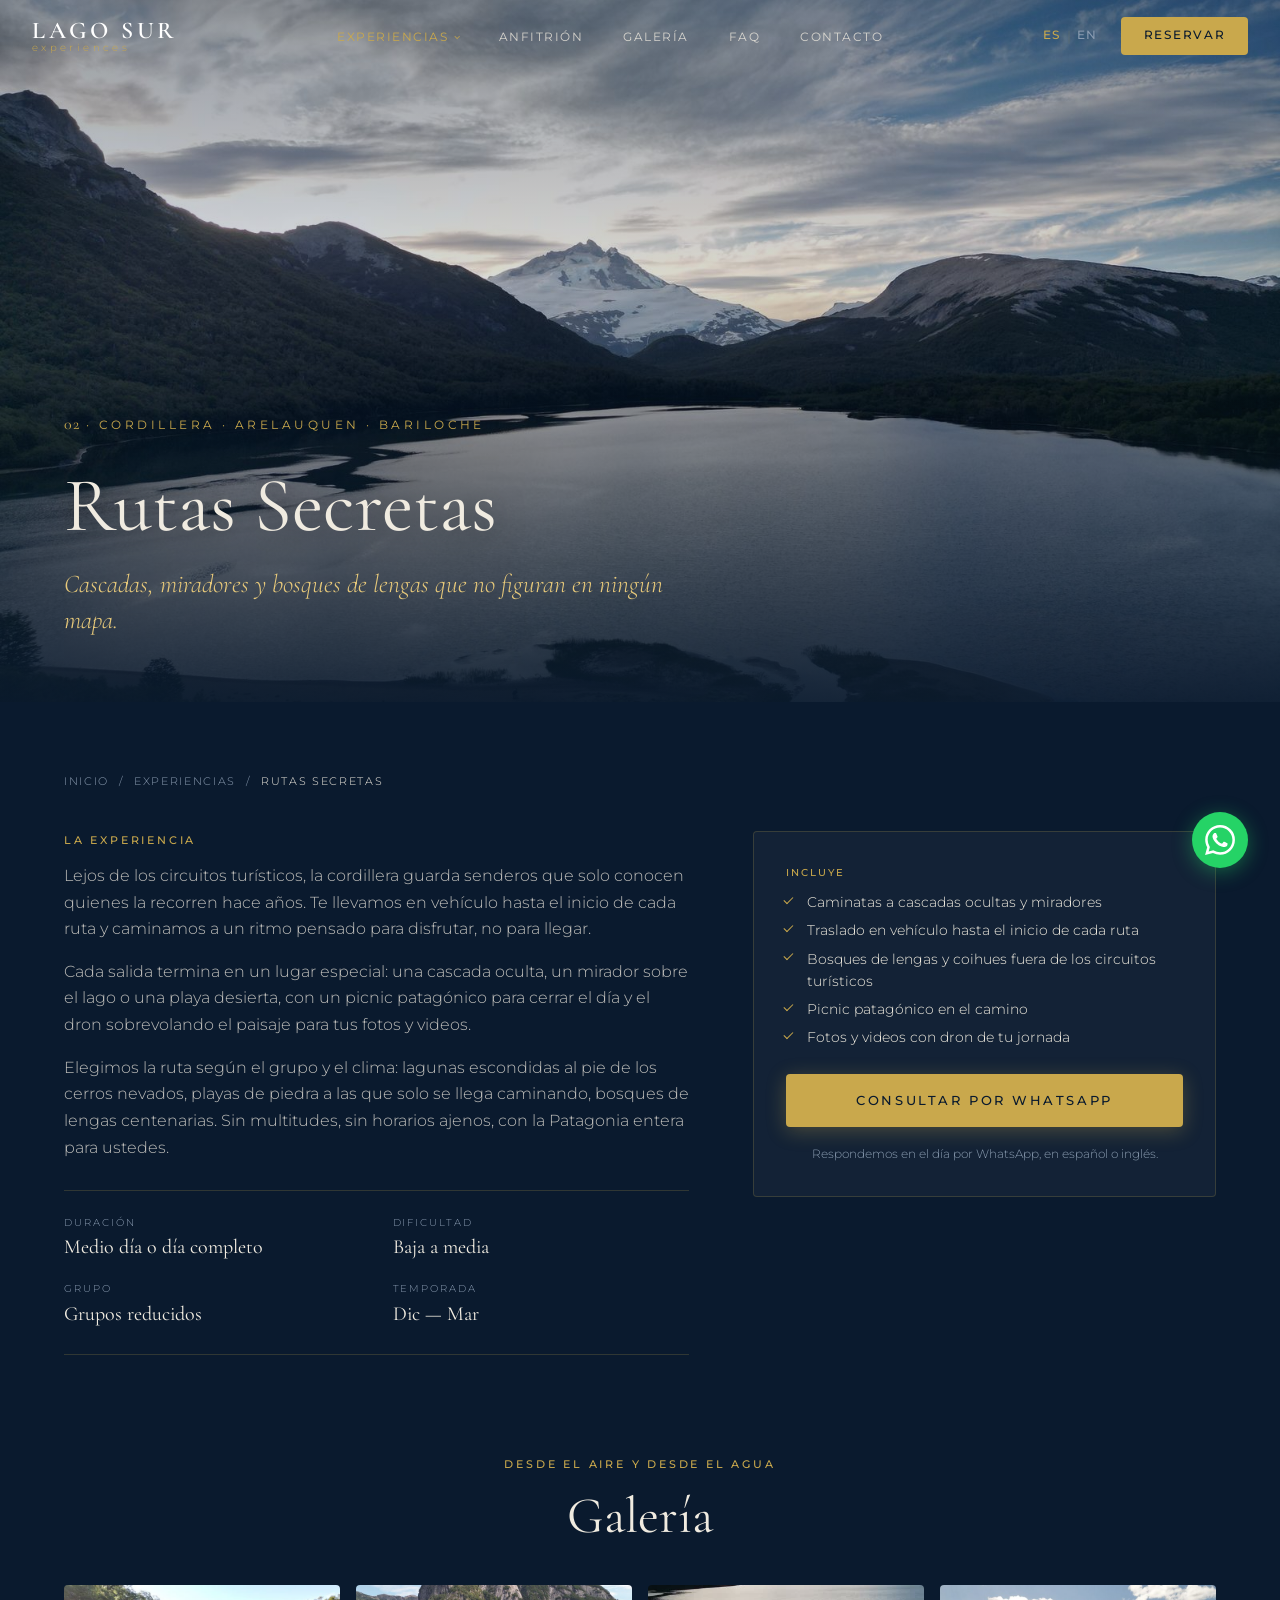
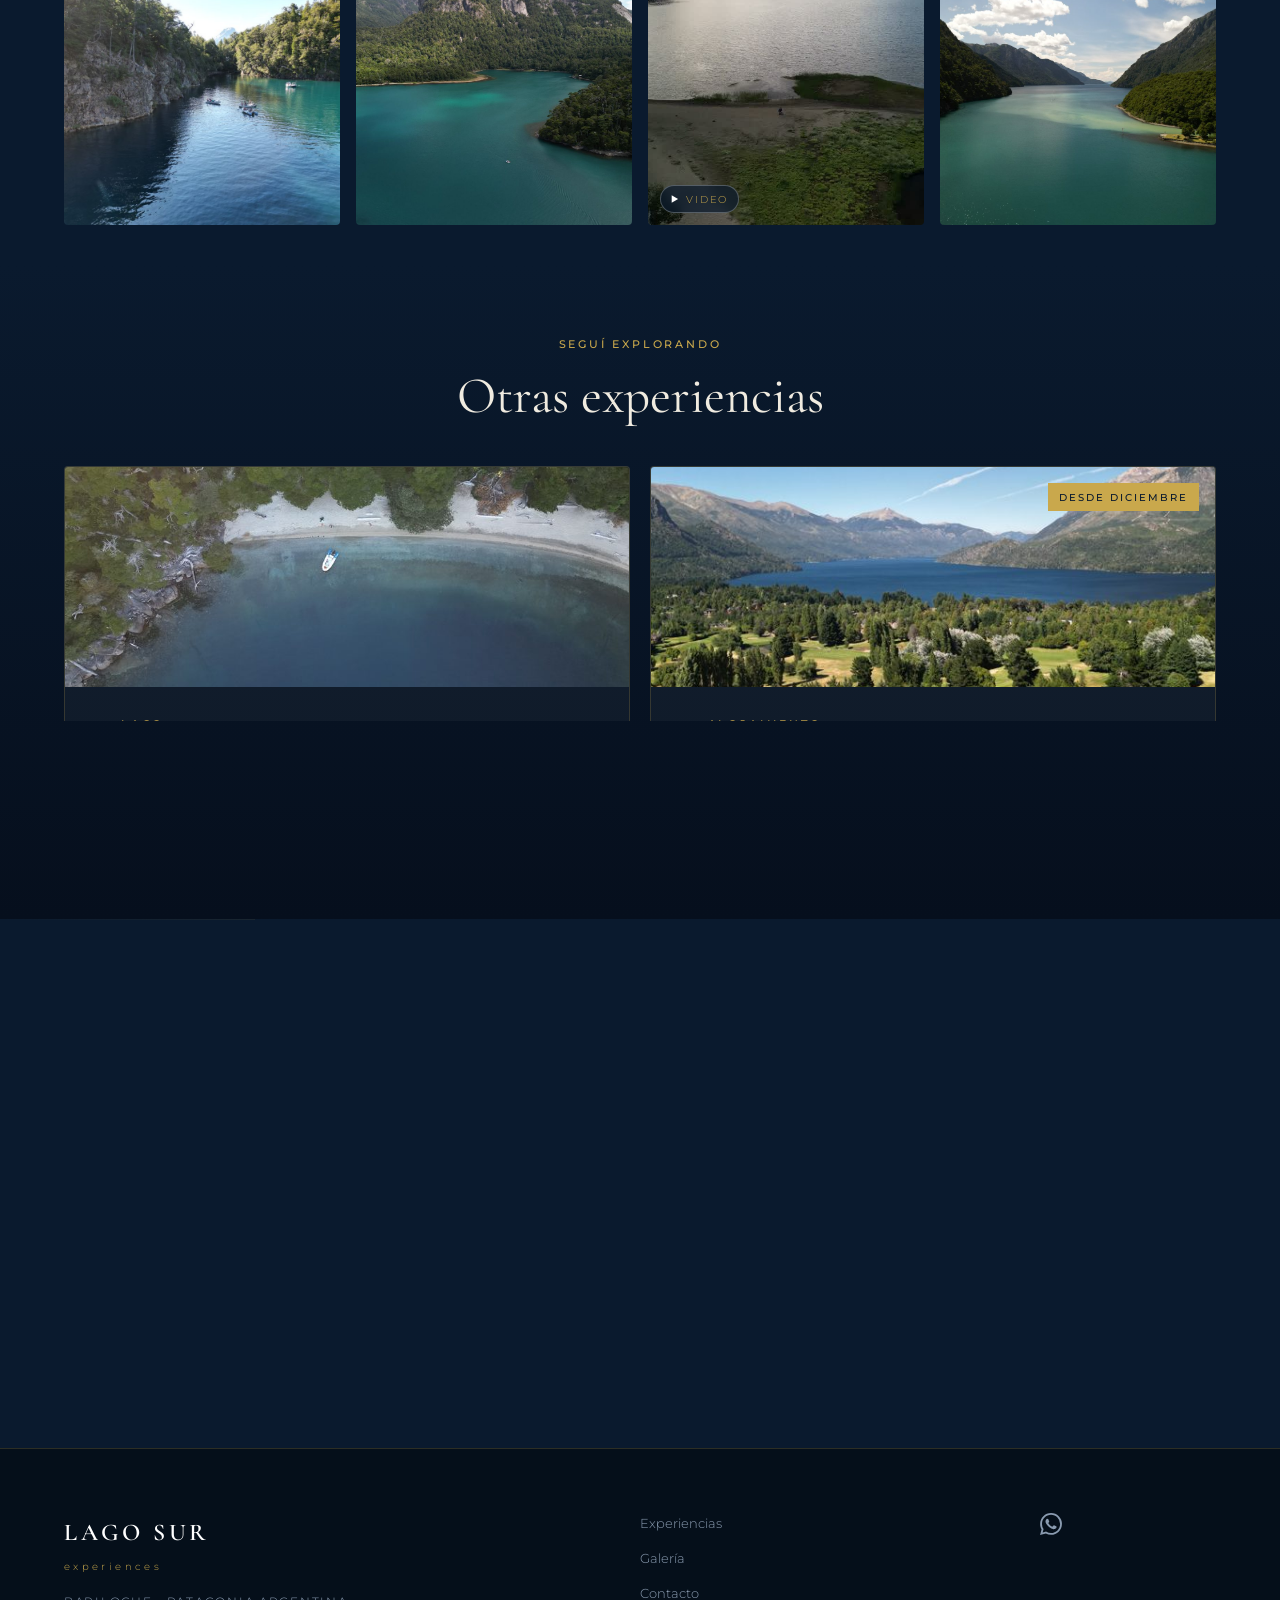
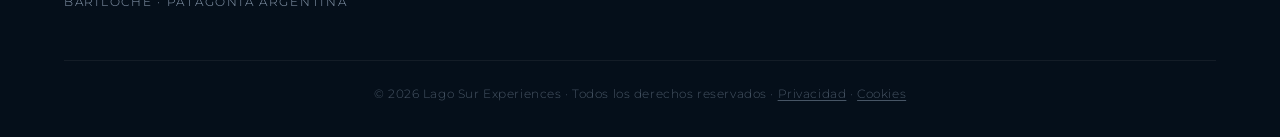
<file: rutas-secretas.html>
<!DOCTYPE html>
<html lang="es">
<head>
  <meta charset="UTF-8">
  <meta name="viewport" content="width=device-width, initial-scale=1.0">
  <title>Rutas Secretas: trekking privado en Bariloche | Lago Sur</title>
  <meta name="description" content="Caminatas privadas a cascadas ocultas, miradores y bosques de lengas fuera de los circuitos turísticos de Bariloche. Con traslado, picnic y fotos con dron.">
  <meta name="keywords" content="trekking Bariloche, caminatas privadas Bariloche, senderos secretos Patagonia, excursiones Arelauquen">
  <link rel="canonical" href="https://lagosur.site/rutas-secretas">

  <meta property="og:type" content="website">
  <meta property="og:site_name" content="Lago Sur Experiences">
  <meta property="og:url" content="https://lagosur.site/rutas-secretas">
  <meta property="og:title" content="Rutas Secretas: trekking privado en Bariloche | Lago Sur">
  <meta property="og:description" content="Caminatas privadas a cascadas ocultas, miradores y bosques de lengas fuera de los circuitos turísticos de Bariloche. Con traslado, picnic y fotos con dron.">
  <meta property="og:image" content="https://lagosur.site/assets/img/lago-cordillera-nubes.jpg">
  <meta property="og:image:alt" content="Rutas Secretas: trekking privado en Bariloche | Lago Sur">
  <meta property="og:locale" content="es_AR">
  <meta property="og:locale:alternate" content="en_US">
  <meta name="twitter:card" content="summary_large_image">
  <meta name="twitter:title" content="Rutas Secretas: trekking privado en Bariloche | Lago Sur">
  <meta name="twitter:description" content="Caminatas privadas a cascadas ocultas, miradores y bosques de lengas fuera de los circuitos turísticos de Bariloche. Con traslado, picnic y fotos con dron.">
  <meta name="twitter:image" content="https://lagosur.site/assets/img/lago-cordillera-nubes.jpg">
  <meta name="theme-color" content="#0a1a2e">

  <link rel="icon" href="/favicon.ico" sizes="48x48">
  <link rel="icon" href="/favicon.svg" type="image/svg+xml">
  <link rel="apple-touch-icon" href="/apple-touch-icon.png">
  <link rel="manifest" href="/site.webmanifest">

  <script type="application/ld+json">
  {
    "@context": "https://schema.org",
    "@graph": [
      {
        "@type": "BreadcrumbList",
        "itemListElement": [
          {
            "@type": "ListItem",
            "position": 1,
            "name": "Inicio",
            "item": "https://lagosur.site/"
          },
          {
            "@type": "ListItem",
            "position": 2,
            "name": "Experiencias",
            "item": "https://lagosur.site/experiencias"
          },
          {
            "@type": "ListItem",
            "position": 3,
            "name": "Rutas Secretas",
            "item": "https://lagosur.site/rutas-secretas"
          }
        ]
      },
      {
        "@type": "TouristTrip",
        "name": "Rutas Secretas",
        "url": "https://lagosur.site/rutas-secretas",
        "image": "https://lagosur.site/assets/img/lago-cordillera-nubes.jpg",
        "description": "Caminatas privadas a cascadas ocultas, miradores y bosques de lengas fuera de los circuitos turísticos de Bariloche. Con traslado, picnic y fotos con dron.",
        "touristType": [
          "Familias",
          "Parejas",
          "Amantes del trekking"
        ],
        "provider": {
          "@type": "TravelAgency",
          "@id": "https://lagosur.site/#org",
          "name": "Lago Sur Experiences",
          "url": "https://lagosur.site/"
        },
        "itinerary": {
          "@type": "Place",
          "name": "Arelauquen, Bariloche",
          "address": {
            "@type": "PostalAddress",
            "addressLocality": "Bariloche",
            "addressRegion": "Río Negro",
            "addressCountry": "AR"
          }
        }
      }
    ]
  }
  </script>
  <link rel="preload" href="/assets/fonts/montserrat.woff2" as="font" type="font/woff2" crossorigin>
  <link rel="preload" href="/assets/fonts/cormorant-garamond.woff2" as="font" type="font/woff2" crossorigin>
  <link rel="stylesheet" href="styles.css">
</head>
<body class="page-experiencias page-xp" data-xp="rutas-secretas" data-wa-es="Hola, quiero consultar por Rutas Secretas con Lago Sur Experiences" data-wa-en="Hi, I would like to ask about Secret Trails with Lago Sur Experiences">

  <!-- ── NAVBAR ────────────────────────────────────────────────── -->
  <nav id="navbar">
    <a href="/" class="nav-logo">
      <span class="logo-main">LAGO SUR</span>
      <span class="logo-sub" data-es="experiences" data-en="experiences">experiences</span>
    </a>

    <button class="nav-toggle" id="navToggle" aria-label="Menú">
      <span></span><span></span><span></span>
    </button>

    <ul class="nav-links" id="navLinks">
      <li class="nav-dropdown">
        <a href="/experiencias" class="nav-drop-trigger active" data-es="Experiencias" data-en="Experiences">Experiencias</a>
        <ul class="nav-drop-menu">
          <li><a href="/paseo-en-lancha" data-es="Paseo en Lancha" data-en="Boat Tour">Paseo en Lancha</a></li>
          <li><a href="/rutas-secretas" class="active"  data-es="Rutas Secretas"  data-en="Secret Trails">Rutas Secretas</a></li>
          <li><a href="/casa-arelauquen"   data-es="Casa Acogedora"  data-en="Cozy House">Casa Acogedora</a></li>
          <li class="nav-drop-all"><a href="/experiencias" data-es="Ver todas en detalle" data-en="See all in detail">Ver todas en detalle</a></li>
        </ul>
      </li>
      <li><a href="/#guias"         data-es="Anfitrión"    data-en="Your host">Anfitrión</a></li>
      <li><a href="/#galeria"       data-es="Galería"      data-en="Gallery">Galería</a></li>
      <li><a href="/#faq"           data-es="FAQ"          data-en="FAQ">FAQ</a></li>
      <li><a href="#contacto"      data-es="Contacto"     data-en="Contact">Contacto</a></li>
    </ul>

    <div class="nav-right">
      <div class="lang-toggle">
        <button class="lang-btn active" id="btnEs" onclick="setLang('es')">ES</button>
        <span class="lang-sep">|</span>
        <button class="lang-btn" id="btnEn" onclick="setLang('en')">EN</button>
      </div>
      <a href="#contacto" class="btn-reservar" data-es="Reservar" data-en="Book Now">Reservar</a>
    </div>
  </nav>

  <!-- ── HERO ──────────────────────────────────────────────────── -->
  <header class="xp-hero xp-hero--page">
    <img class="xp-hero-img" src="assets/img/lago-cordillera-nubes.jpg" srcset="assets/img/lago-cordillera-nubes-800.jpg 800w, assets/img/lago-cordillera-nubes.jpg 1600w" sizes="100vw" fetchpriority="high"
         style="object-position:center 60%" alt="Laguna escondida al pie de la cordillera con un cerro nevado de fondo" data-alt-es="Laguna escondida al pie de la cordillera con un cerro nevado de fondo" data-alt-en="Hidden lagoon at the foot of the Andes with a snow-capped peak behind">
    <div class="hero-overlay"></div>
    <div class="hero-content hero-in">
      <p class="hero-location"><span class="xp-num">02</span> · <span data-es="Cordillera" data-en="Andes">Cordillera</span> · Arelauquen · Bariloche</p>
      <h1 class="hero-title" data-es="Rutas Secretas" data-en="Secret Trails">Rutas Secretas</h1>
      <p class="xp-hero-tag" data-es="Cascadas, miradores y bosques de lengas que no figuran en ningún mapa." data-en="Waterfalls, viewpoints and beech forests that appear on no map.">Cascadas, miradores y bosques de lengas que no figuran en ningún mapa.</p>
    </div>
  </header>

  <!-- ── DETALLE ───────────────────────────────────────────────── -->
  <section class="xp-detail">
    <div class="container">
      <nav class="xp-crumbs fade-in" aria-label="Breadcrumb">
        <a href="/" data-es="Inicio" data-en="Home">Inicio</a><span>/</span><a href="/experiencias" data-es="Experiencias" data-en="Experiences">Experiencias</a><span>/</span><span data-es="Rutas Secretas" data-en="Secret Trails">Rutas Secretas</span>
      </nav>
      <div class="xp-detail-grid">
        <div class="xp-body fade-in">
          <p class="section-label" data-es="La experiencia" data-en="The experience">La experiencia</p>
          <p data-es="Lejos de los circuitos turísticos, la cordillera guarda senderos que solo conocen quienes la recorren hace años. Te llevamos en vehículo hasta el inicio de cada ruta y caminamos a un ritmo pensado para disfrutar, no para llegar." data-en="Far from the tourist circuits, the Andes hide trails known only to those who have walked them for years. We drive you to each trailhead and walk at a pace meant for enjoying, not arriving.">Lejos de los circuitos turísticos, la cordillera guarda senderos que solo conocen quienes la recorren hace años. Te llevamos en vehículo hasta el inicio de cada ruta y caminamos a un ritmo pensado para disfrutar, no para llegar.</p>
          <p data-es="Cada salida termina en un lugar especial: una cascada oculta, un mirador sobre el lago o una playa desierta, con un picnic patagónico para cerrar el día y el dron sobrevolando el paisaje para tus fotos y videos." data-en="Every outing ends somewhere special: a hidden waterfall, a lookout over the lake or a deserted beach, with a Patagonian picnic to close the day and the drone flying over the landscape for your photos and videos.">Cada salida termina en un lugar especial: una cascada oculta, un mirador sobre el lago o una playa desierta, con un picnic patagónico para cerrar el día y el dron sobrevolando el paisaje para tus fotos y videos.</p>
          <p data-es="Elegimos la ruta según el grupo y el clima: lagunas escondidas al pie de los cerros nevados, playas de piedra a las que solo se llega caminando, bosques de lengas centenarias. Sin multitudes, sin horarios ajenos, con la Patagonia entera para ustedes." data-en="We choose the route by group and weather: hidden lagoons at the foot of snowy peaks, stone beaches you only reach on foot, forests of century-old beech trees. No crowds, no one else’s schedule, the whole of Patagonia for you.">Elegimos la ruta según el grupo y el clima: lagunas escondidas al pie de los cerros nevados, playas de piedra a las que solo se llega caminando, bosques de lengas centenarias. Sin multitudes, sin horarios ajenos, con la Patagonia entera para ustedes.</p>
          <div class="xp-facts">
          <div class="xp-fact">
            <span class="xp-fact-label" data-es="Duración" data-en="Duration">Duración</span>
            <strong data-es="Medio día o día completo" data-en="Half or full day">Medio día o día completo</strong>
          </div>
          <div class="xp-fact">
            <span class="xp-fact-label" data-es="Dificultad" data-en="Difficulty">Dificultad</span>
            <strong data-es="Baja a media" data-en="Low to moderate">Baja a media</strong>
          </div>
          <div class="xp-fact">
            <span class="xp-fact-label" data-es="Grupo" data-en="Group">Grupo</span>
            <strong data-es="Grupos reducidos" data-en="Small groups">Grupos reducidos</strong>
          </div>
          <div class="xp-fact">
            <span class="xp-fact-label" data-es="Temporada" data-en="Season">Temporada</span>
            <strong data-es="Dic — Mar" data-en="Dec — Mar">Dic — Mar</strong>
          </div>
          </div>
        </div>
        <aside class="xp-aside fade-in">
          <div class="xp-aside-card">
            <p class="exp-incluye-label" data-es="Incluye" data-en="Includes">Incluye</p>
            <ul class="exp-incluye">
            <li data-es="Caminatas a cascadas ocultas y miradores" data-en="Hikes to hidden waterfalls and viewpoints">Caminatas a cascadas ocultas y miradores</li>
            <li data-es="Traslado en vehículo hasta el inicio de cada ruta" data-en="Vehicle transfer to each trailhead">Traslado en vehículo hasta el inicio de cada ruta</li>
            <li data-es="Bosques de lengas y coihues fuera de los circuitos turísticos" data-en="Beech and coihue forests off the tourist circuits">Bosques de lengas y coihues fuera de los circuitos turísticos</li>
            <li data-es="Picnic patagónico en el camino" data-en="Patagonian picnic along the way">Picnic patagónico en el camino</li>
            <li data-es="Fotos y videos con dron de tu jornada" data-en="Drone photos and videos of your day">Fotos y videos con dron de tu jornada</li>
            </ul>
            <a href="#contacto" class="btn-hero xp-cta xp-cta-wa" target="_blank" rel="noopener" data-es="Consultar por WhatsApp" data-en="Ask on WhatsApp">Consultar por WhatsApp</a>
            <p class="xp-aside-note" data-es="Respondemos en el día por WhatsApp, en español o inglés." data-en="We reply same-day via WhatsApp, in Spanish or English.">Respondemos en el día por WhatsApp, en español o inglés.</p>
          </div>
        </aside>
      </div>
    </div>
  </section>

  <!-- ── GALERÍA ───────────────────────────────────────────────── -->
  <section class="xp-gallery">
    <div class="container">
      <div class="section-header fade-in">
        <p class="section-label" data-es="Desde el aire y desde el agua" data-en="From the air and from the water">Desde el aire y desde el agua</p>
        <h2 data-es="Galería" data-en="Gallery">Galería</h2>
      </div>
      <div class="xp-strip">
        <div class="gallery-item fade-in" data-index="0" onclick="openLightbox(0)">
          <img src="assets/img/cala-turquesa-800.jpg" srcset="assets/img/cala-turquesa-800.jpg 800w, assets/img/cala-turquesa.jpg 1600w"
               sizes="(max-width: 600px) 100vw, 33vw" data-full="assets/img/cala-turquesa.jpg" loading="lazy"
               alt="Cala de aguas turquesas entre acantilados y bosque" data-alt-es="Cala de aguas turquesas entre acantilados y bosque" data-alt-en="Turquoise cove between cliffs and forest">
          <div class="gallery-overlay"><svg viewBox="0 0 24 24" fill="none"><path d="M15 3h6v6M9 21H3v-6M21 3l-7 7M3 21l7-7" stroke="white" stroke-width="1.5" stroke-linecap="round"/></svg></div>
        </div>
        <div class="gallery-item fade-in" data-index="1" onclick="openLightbox(1)">
          <img src="assets/img/picos-lago-800.jpg" srcset="assets/img/picos-lago-800.jpg 800w, assets/img/picos-lago.jpg 1600w"
               sizes="(max-width: 600px) 100vw, 33vw" data-full="assets/img/picos-lago.jpg" loading="lazy"
               alt="Paredones de granito sobre el lago turquesa, con la lancha en el centro" data-alt-es="Paredones de granito sobre el lago turquesa, con la lancha en el centro" data-alt-en="Granite walls over the turquoise lake, with the boat in the middle">
          <div class="gallery-overlay"><svg viewBox="0 0 24 24" fill="none"><path d="M15 3h6v6M9 21H3v-6M21 3l-7 7M3 21l7-7" stroke="white" stroke-width="1.5" stroke-linecap="round"/></svg></div>
        </div>
        <div class="gallery-item gallery-item--video fade-in" data-index="2"
             data-video="assets/video/lago-nevado.mp4" data-poster="assets/video/lago-nevado.jpg" onclick="openLightbox(2)">
          <img src="assets/video/lago-nevado-thumb.jpg" loading="lazy" alt="Laguna escondida con un cerro nevado de fondo, filmada desde el dron" data-alt-es="Laguna escondida con un cerro nevado de fondo, filmada desde el dron" data-alt-en="Hidden lagoon with a snow-capped peak behind, filmed from the drone">
          <span class="gallery-play" aria-hidden="true"><svg viewBox="0 0 24 24" fill="none"><path d="M8 5.5v13l11-6.5z" fill="white"/></svg><em>Video</em></span>
          <div class="gallery-overlay"><svg viewBox="0 0 24 24" fill="none"><path d="M8 5.5v13l11-6.5z" fill="white"/></svg></div>
        </div>
        <div class="gallery-item fade-in" data-index="3" onclick="openLightbox(3)">
          <img src="assets/img/brazo-lago-turquesa-800.jpg" srcset="assets/img/brazo-lago-turquesa-800.jpg 800w, assets/img/brazo-lago-turquesa.jpg 1600w"
               sizes="(max-width: 600px) 100vw, 33vw" data-full="assets/img/brazo-lago-turquesa.jpg" loading="lazy"
               alt="Brazo del lago de aguas turquesas entre montañas de bosque, visto desde el dron" data-alt-es="Brazo del lago de aguas turquesas entre montañas de bosque, visto desde el dron" data-alt-en="Turquoise arm of the lake between forested mountains, seen from the drone">
          <div class="gallery-overlay"><svg viewBox="0 0 24 24" fill="none"><path d="M15 3h6v6M9 21H3v-6M21 3l-7 7M3 21l7-7" stroke="white" stroke-width="1.5" stroke-linecap="round"/></svg></div>
        </div>
      </div>
    </div>
  </section>

  <!-- ── OTRAS EXPERIENCIAS ─────────────────────────────────────── -->
  <section class="xp-others">
    <div class="container">
      <div class="section-header fade-in">
        <p class="section-label" data-es="Seguí explorando" data-en="Keep exploring">Seguí explorando</p>
        <h2 data-es="Otras experiencias" data-en="Other experiences">Otras experiencias</h2>
      </div>
      <div class="xp-others-grid">
        <a href="/paseo-en-lancha" class="xp-other fade-in">
          
          <img src="assets/img/playa-turquesa-aerea-800.jpg" loading="lazy" alt="Paseo en Lancha" data-alt-es="Paseo en Lancha" data-alt-en="Boat Tour">
          <div class="xp-other-body">
            <p class="section-label"><span class="xp-num">01</span> · <span data-es="Lago" data-en="Lake">Lago</span></p>
            <h3 data-es="Paseo en Lancha" data-en="Boat Tour">Paseo en Lancha</h3>
            <span class="exp-cta" data-es="Ver experiencia" data-en="See experience">Ver experiencia</span>
          </div>
        </a>
        <a href="/casa-arelauquen" class="xp-other fade-in">
          <span class="exp-badge" data-es="Desde diciembre" data-en="From December">Desde diciembre</span>
          <img src="assets/img/arelauquen-golf-800.jpg" loading="lazy" alt="Casa Acogedora" data-alt-es="Casa Acogedora" data-alt-en="Cozy House">
          <div class="xp-other-body">
            <p class="section-label"><span class="xp-num">03</span> · <span data-es="Alojamiento" data-en="Stay">Alojamiento</span></p>
            <h3 data-es="Casa Acogedora" data-en="Cozy House">Casa Acogedora</h3>
            <span class="exp-cta" data-es="Ver experiencia" data-en="See experience">Ver experiencia</span>
          </div>
        </a>
      </div>
    </div>
  </section>

  <!-- ── CONTACTO ───────────────────────────────────────────────── -->
  <section id="contacto" class="contacto">
    <div class="container">
      <div class="contacto-simple fade-in">
        <p class="section-label" data-es="Hablemos" data-en="Let's talk">Hablemos</p>
        <h2 data-es="Reservá esta experiencia" data-en="Book this experience">Reservá esta experiencia</h2>
        <p class="contacto-lead" data-es="Contanos en qué fechas venís y cuántos son. Te respondemos en el día por WhatsApp con disponibilidad y precios." data-en="Tell us your dates and how many you are. We reply same-day via WhatsApp with availability and prices.">Contanos en qué fechas venís y cuántos son. Te respondemos en el día por WhatsApp con disponibilidad y precios.</p>
        <div class="contacto-canales">
          <a href="#contacto" class="canal-item canal-whatsapp" target="_blank" rel="noopener">
            <svg viewBox="0 0 24 24" fill="currentColor"><path d="M17.472 14.382c-.297-.149-1.758-.867-2.03-.967-.273-.099-.471-.148-.67.15-.197.297-.767.966-.94 1.164-.173.199-.347.223-.644.075-.297-.15-1.255-.463-2.39-1.475-.883-.788-1.48-1.761-1.653-2.059-.173-.297-.018-.458.13-.606.134-.133.298-.347.446-.52.149-.174.198-.298.298-.497.099-.198.05-.371-.025-.52-.075-.149-.669-1.612-.916-2.207-.242-.579-.487-.5-.669-.51-.173-.008-.371-.01-.57-.01-.198 0-.52.074-.792.372-.272.297-1.04 1.016-1.04 2.479 0 1.462 1.065 2.875 1.213 3.074.149.198 2.096 3.2 5.077 4.487.709.306 1.262.489 1.694.625.712.227 1.36.195 1.871.118.571-.085 1.758-.719 2.006-1.413.248-.694.248-1.289.173-1.413-.074-.124-.272-.198-.57-.347m-5.421 7.403h-.004a9.87 9.87 0 01-5.031-1.378l-.361-.214-3.741.982.998-3.648-.235-.374a9.86 9.86 0 01-1.51-5.26c.001-5.45 4.436-9.884 9.888-9.884 2.64 0 5.122 1.03 6.988 2.898a9.825 9.825 0 012.893 6.994c-.003 5.45-4.437 9.884-9.885 9.884m8.413-18.297A11.815 11.815 0 0012.05 0C5.495 0 .16 5.335.157 11.892c0 2.096.547 4.142 1.588 5.945L.057 24l6.305-1.654a11.882 11.882 0 005.683 1.448h.005c6.554 0 11.89-5.335 11.893-11.893a11.821 11.821 0 00-3.48-8.413z"/></svg>
            WhatsApp
          </a>
          <a href="/#reservar" class="canal-item" data-es="Ver calendario" data-en="See calendar">Ver calendario</a>
        </div>
      </div>
    </div>
  </section>

  <!-- ── FOOTER ─────────────────────────────────────────────────── -->
  <footer class="footer">
    <div class="container">
      <div class="footer-grid">
        <div class="footer-brand">
          <span class="logo-main">LAGO SUR</span>
          <span class="logo-sub">experiences</span>
          <p data-es="Bariloche · Patagonia Argentina" data-en="Bariloche · Argentine Patagonia">Bariloche · Patagonia Argentina</p>
        </div>
        <div class="footer-links">
          <a href="/experiencias" data-es="Experiencias" data-en="Experiences">Experiencias</a>
          <a href="/#galeria"      data-es="Galería"        data-en="Gallery">Galería</a>
          <a href="#contacto"     data-es="Contacto"       data-en="Contact">Contacto</a>
        </div>
        <div class="footer-social">
          <a href="#" target="_blank" rel="noopener" aria-label="Instagram">
            <svg viewBox="0 0 24 24" fill="currentColor"><path d="M12 2.163c3.204 0 3.584.012 4.85.07 3.252.148 4.771 1.691 4.919 4.919.058 1.265.069 1.645.069 4.849 0 3.205-.012 3.584-.069 4.849-.149 3.225-1.664 4.771-4.919 4.919-1.266.058-1.644.07-4.85.07-3.204 0-3.584-.012-4.849-.07-3.26-.149-4.771-1.699-4.919-4.92-.058-1.265-.07-1.644-.07-4.849 0-3.204.013-3.583.07-4.849.149-3.227 1.664-4.771 4.919-4.919 1.266-.057 1.645-.069 4.849-.069zm0-2.163c-3.259 0-3.667.014-4.947.072-4.358.2-6.78 2.618-6.98 6.98-.059 1.281-.073 1.689-.073 4.948 0 3.259.014 3.668.072 4.948.2 4.358 2.618 6.78 6.98 6.98 1.281.058 1.689.072 4.948.072 3.259 0 3.668-.014 4.948-.072 4.354-.2 6.782-2.618 6.979-6.98.059-1.28.073-1.689.073-4.948 0-3.259-.014-3.667-.072-4.947-.196-4.354-2.617-6.78-6.979-6.98-1.281-.059-1.69-.073-4.949-.073zm0 5.838c-3.403 0-6.162 2.759-6.162 6.162s2.759 6.163 6.162 6.163 6.162-2.759 6.162-6.163c0-3.403-2.759-6.162-6.162-6.162zm0 10.162c-2.209 0-4-1.79-4-4 0-2.209 1.791-4 4-4s4 1.791 4 4c0 2.21-1.791 4-4 4zm6.406-11.845c-.796 0-1.441.645-1.441 1.44s.645 1.44 1.441 1.44c.795 0 1.439-.645 1.439-1.44s-.644-1.44-1.439-1.44z"/></svg>
          </a>
          <a href="#contacto" target="_blank" rel="noopener" aria-label="WhatsApp">
            <svg viewBox="0 0 24 24" fill="currentColor"><path d="M17.472 14.382c-.297-.149-1.758-.867-2.03-.967-.273-.099-.471-.148-.67.15-.197.297-.767.966-.94 1.164-.173.199-.347.223-.644.075-.297-.15-1.255-.463-2.39-1.475-.883-.788-1.48-1.761-1.653-2.059-.173-.297-.018-.458.13-.606.134-.133.298-.347.446-.52.149-.174.198-.298.298-.497.099-.198.05-.371-.025-.52-.075-.149-.669-1.612-.916-2.207-.242-.579-.487-.5-.669-.51-.173-.008-.371-.01-.57-.01-.198 0-.52.074-.792.372-.272.297-1.04 1.016-1.04 2.479 0 1.462 1.065 2.875 1.213 3.074.149.198 2.096 3.2 5.077 4.487.709.306 1.262.489 1.694.625.712.227 1.36.195 1.871.118.571-.085 1.758-.719 2.006-1.413.248-.694.248-1.289.173-1.413-.074-.124-.272-.198-.57-.347m-5.421 7.403h-.004a9.87 9.87 0 01-5.031-1.378l-.361-.214-3.741.982.998-3.648-.235-.374a9.86 9.86 0 01-1.51-5.26c.001-5.45 4.436-9.884 9.888-9.884 2.64 0 5.122 1.03 6.988 2.898a9.825 9.825 0 012.893 6.994c-.003 5.45-4.437 9.884-9.885 9.884m8.413-18.297A11.815 11.815 0 0012.05 0C5.495 0 .16 5.335.157 11.892c0 2.096.547 4.142 1.588 5.945L.057 24l6.305-1.654a11.882 11.882 0 005.683 1.448h.005c6.554 0 11.89-5.335 11.893-11.893a11.821 11.821 0 00-3.48-8.413z"/></svg>
          </a>
        </div>
      </div>
      <div class="footer-bottom">
        <p>© 2026 Lago Sur Experiences · <span data-es="Todos los derechos reservados" data-en="All rights reserved">Todos los derechos reservados</span>
          · <a href="/privacidad" data-es="Privacidad" data-en="Privacy">Privacidad</a>
          · <a href="/privacidad#cookies" data-cookie-settings>Cookies</a></p>
      </div>
    </div>
  </footer>

  <!-- ── WHATSAPP FAB ────────────────────────────────────────────── -->
  <a href="#contacto"
     class="whatsapp-fab" target="_blank" rel="noopener" aria-label="WhatsApp">
    <svg viewBox="0 0 24 24" fill="currentColor"><path d="M17.472 14.382c-.297-.149-1.758-.867-2.03-.967-.273-.099-.471-.148-.67.15-.197.297-.767.966-.94 1.164-.173.199-.347.223-.644.075-.297-.15-1.255-.463-2.39-1.475-.883-.788-1.48-1.761-1.653-2.059-.173-.297-.018-.458.13-.606.134-.133.298-.347.446-.52.149-.174.198-.298.298-.497.099-.198.05-.371-.025-.52-.075-.149-.669-1.612-.916-2.207-.242-.579-.487-.5-.669-.51-.173-.008-.371-.01-.57-.01-.198 0-.52.074-.792.372-.272.297-1.04 1.016-1.04 2.479 0 1.462 1.065 2.875 1.213 3.074.149.198 2.096 3.2 5.077 4.487.709.306 1.262.489 1.694.625.712.227 1.36.195 1.871.118.571-.085 1.758-.719 2.006-1.413.248-.694.248-1.289.173-1.413-.074-.124-.272-.198-.57-.347m-5.421 7.403h-.004a9.87 9.87 0 01-5.031-1.378l-.361-.214-3.741.982.998-3.648-.235-.374a9.86 9.86 0 01-1.51-5.26c.001-5.45 4.436-9.884 9.888-9.884 2.64 0 5.122 1.03 6.988 2.898a9.825 9.825 0 012.893 6.994c-.003 5.45-4.437 9.884-9.885 9.884m8.413-18.297A11.815 11.815 0 0012.05 0C5.495 0 .16 5.335.157 11.892c0 2.096.547 4.142 1.588 5.945L.057 24l6.305-1.654a11.882 11.882 0 005.683 1.448h.005c6.554 0 11.89-5.335 11.893-11.893a11.821 11.821 0 00-3.48-8.413z"/></svg>
  </a>

  <!-- ── LIGHTBOX ────────────────────────────────────────────────── -->
  <div class="lightbox" id="lightbox" onclick="closeLightbox()">
    <button class="lightbox-close" onclick="closeLightbox()">×</button>
    <button class="lightbox-prev" onclick="event.stopPropagation(); lightboxNav(-1)">‹</button>
    <div class="lightbox-content" id="lightboxContent" onclick="event.stopPropagation()"></div>
    <button class="lightbox-next" onclick="event.stopPropagation(); lightboxNav(1)">›</button>
  </div>

  <script src="script.js"></script>
</body>
</html>
</file>
<file: styles.css>
/* ── FUENTES (servidas desde el sitio, variables, solo latin) ── */
@font-face {
  font-family: 'Cormorant Garamond';
  font-style: normal;
  font-weight: 300 600;
  font-display: swap;
  src: url('assets/fonts/cormorant-garamond.woff2') format('woff2');
}
@font-face {
  font-family: 'Cormorant Garamond';
  font-style: italic;
  font-weight: 300 400;
  font-display: swap;
  src: url('assets/fonts/cormorant-garamond-italic.woff2') format('woff2');
}
@font-face {
  font-family: 'Montserrat';
  font-style: normal;
  font-weight: 300 600;
  font-display: swap;
  src: url('assets/fonts/montserrat.woff2') format('woff2');
}

/* ── VARIABLES ──────────────────────────────────────────────── */
:root {
  --navy:    #0a1a2e;
  --forest:  #0f2d1f;
  --gold:    #c9a84c;
  --gold-lt: #e6c87a;
  --teal:    #1a6b8a;
  --teal-lt: #2a8fad;
  --cream:   #f0ebe0;
  --white:   #ffffff;
  --gray:    #8a9bb0;
  --card-bg: rgba(255,255,255,0.04);
  --border:  rgba(201,168,76,0.2);

  --font-serif: 'Cormorant Garamond', Georgia, serif;
  --font-sans:  'Montserrat', sans-serif;

  --max-w: 1200px;
  --nav-h: 72px;
  --radius: 4px;
  --transition: 0.35s ease;
}

/* ── RESET ──────────────────────────────────────────────────── */
*, *::before, *::after { box-sizing: border-box; margin: 0; padding: 0; }
html { scroll-behavior: smooth; font-size: 16px; }
body {
  background: var(--navy);
  color: var(--cream);
  font-family: var(--font-sans);
  font-weight: 300;
  line-height: 1.7;
  overflow-x: hidden;
}
img { max-width: 100%; display: block; }
a { color: inherit; text-decoration: none; }
ul { list-style: none; }
button { background: none; border: none; cursor: pointer; font: inherit; }

/* ── TYPOGRAPHY ─────────────────────────────────────────────── */
h1, h2, h3 { font-family: var(--font-serif); font-weight: 400; line-height: 1.15; }
h1 { font-size: clamp(2.8rem, 6vw, 5.5rem); }
h2 { font-size: clamp(2rem, 4vw, 3.2rem); }
h3 { font-size: clamp(1.3rem, 2.5vw, 1.7rem); }
em { font-style: italic; color: var(--gold); }

/* ── LAYOUT ─────────────────────────────────────────────────── */
.container { max-width: var(--max-w); margin: 0 auto; padding: 0 1.5rem; }
section { padding: 100px 0; }

/* ── FADE-IN ─────────────────────────────────────────────────── */
.fade-in {
  opacity: 0;
  transform: translateY(30px);
  transition: opacity 0.7s ease, transform 0.7s ease;
}
.fade-in.visible {
  opacity: 1;
  transform: translateY(0);
}
/* El texto del hero entra con CSS puro, sin esperar a script.js (así se pinta enseguida) */
.hero-in { animation: heroIn 0.8s ease-out both; }
@keyframes heroIn {
  from { opacity: 0; transform: translateY(20px); }
  to   { opacity: 1; transform: none; }
}
@media (prefers-reduced-motion: reduce) { .hero-in { animation: none; } }

/* ── SECTION HEADER ──────────────────────────────────────────── */
.section-label {
  font-family: var(--font-sans);
  font-size: 0.7rem;
  font-weight: 500;
  letter-spacing: 0.25em;
  text-transform: uppercase;
  color: var(--gold);
  margin-bottom: 0.8rem;
}
.section-header {
  text-align: center;
  max-width: 700px;
  margin: 0 auto 4rem;
}
.section-header h2 { margin-bottom: 1rem; }
.section-desc { color: var(--gray); font-size: 1rem; }

/* ── NAVBAR ──────────────────────────────────────────────────── */
#navbar {
  position: fixed;
  top: 0; left: 0; right: 0;
  height: var(--nav-h);
  display: flex;
  align-items: center;
  justify-content: space-between;
  padding: 0 2rem;
  z-index: 1000;
  transition: background var(--transition), backdrop-filter var(--transition), border-bottom var(--transition);
}
#navbar.scrolled {
  background: rgba(10,26,46,0.95);
  backdrop-filter: blur(12px);
  border-bottom: 1px solid var(--border);
}

.nav-logo {
  display: flex;
  flex-direction: column;
  line-height: 1;
}
.logo-main {
  font-family: var(--font-serif);
  font-size: 1.5rem;
  font-weight: 600;
  letter-spacing: 0.15em;
  color: var(--white);
}
.logo-sub {
  font-size: 0.6rem;
  font-weight: 300;
  letter-spacing: 0.35em;
  text-transform: lowercase;
  color: var(--gold);
}

.nav-links {
  display: flex;
  gap: 2.5rem;
}
.nav-links a {
  font-size: 0.78rem;
  font-weight: 400;
  letter-spacing: 0.12em;
  text-transform: uppercase;
  color: var(--cream);
  opacity: 0.8;
  transition: opacity var(--transition), color var(--transition);
}
.nav-links a:hover { opacity: 1; color: var(--gold); }
.nav-links a.active { opacity: 1; color: var(--gold); }

.nav-dropdown { position: relative; }
.nav-drop-trigger::after {
  content: '';
  display: inline-block;
  width: 0.35em; height: 0.35em;
  margin-left: 0.5em;
  border-right: 1px solid currentColor;
  border-bottom: 1px solid currentColor;
  transform: translateY(-0.2em) rotate(45deg);
  opacity: 0.7;
}
.nav-drop-menu {
  position: absolute;
  top: 100%; left: 50%;
  transform: translate(-50%, 8px);
  min-width: 230px;
  padding: 0.9rem 0;
  background: rgba(10,26,46,0.97);
  border: 1px solid var(--border);
  border-radius: var(--radius);
  backdrop-filter: blur(12px);
  box-shadow: 0 18px 40px rgba(0,0,0,0.35);
  opacity: 0;
  visibility: hidden;
  transition: opacity var(--transition), transform var(--transition), visibility var(--transition);
}
.nav-drop-menu::before {
  content: '';
  position: absolute;
  top: -12px; left: 0; right: 0;
  height: 12px;
}
.nav-dropdown:hover .nav-drop-menu,
.nav-dropdown:focus-within .nav-drop-menu {
  opacity: 1;
  visibility: visible;
  transform: translate(-50%, 0);
}
.nav-drop-menu li a {
  display: block;
  padding: 0.55rem 1.4rem;
  font-size: 0.72rem;
  letter-spacing: 0.1em;
  white-space: nowrap;
}
.nav-drop-all { margin-top: 0.5rem; border-top: 1px solid var(--border); padding-top: 0.5rem; }
.nav-drop-all a { color: var(--gold); }

.nav-right {
  display: flex;
  align-items: center;
  gap: 1.5rem;
}

.lang-toggle { display: flex; align-items: center; gap: 0.4rem; }
.lang-btn {
  font-size: 0.72rem;
  font-weight: 500;
  letter-spacing: 0.1em;
  color: var(--gray);
  transition: color var(--transition);
}
.lang-btn.active { color: var(--gold); }
.lang-btn:hover { color: var(--cream); }
.lang-sep { color: var(--border); font-size: 0.9rem; }

.btn-reservar {
  font-size: 0.72rem;
  font-weight: 500;
  letter-spacing: 0.15em;
  text-transform: uppercase;
  color: var(--navy);
  background: var(--gold);
  padding: 0.55rem 1.4rem;
  border-radius: var(--radius);
  transition: background var(--transition), transform var(--transition);
}
.btn-reservar:hover { background: var(--gold-lt); transform: translateY(-1px); }

.nav-toggle {
  display: none;
  flex-direction: column;
  gap: 5px;
  padding: 4px;
}
.nav-toggle span {
  display: block;
  width: 24px;
  height: 1.5px;
  background: var(--cream);
  transition: var(--transition);
}

/* ── HERO ────────────────────────────────────────────────────── */
.hero {
  min-height: 100vh;
  display: flex;
  align-items: flex-start;
  justify-content: center;
  position: relative;
  overflow: hidden;
  padding: 0;
  background:
    radial-gradient(ellipse at 50% 120%, rgba(26,107,138,0.4) 0%, transparent 60%),
    radial-gradient(ellipse at 20% 50%, rgba(15,45,31,0.6) 0%, transparent 50%),
    radial-gradient(ellipse at 80% 20%, rgba(10,26,46,0.8) 0%, transparent 50%),
    linear-gradient(160deg, #0a1a2e 0%, #0d2a3d 30%, #1a5a6a 55%, #0f3a28 75%, #0a1a2e 100%);
}

.hero-video {
  position: absolute;
  top: 0;
  left: 0;
  width: 100%;
  height: 112%; /* más alto que el hero: el bote (centro-abajo del clip) queda debajo del botón */
  object-fit: cover;
  object-position: center top;
  pointer-events: none;
}

.hero-overlay {
  position: absolute;
  inset: 0;
  background:
    linear-gradient(180deg, rgba(10,26,46,0.35) 0%, rgba(10,26,46,0.25) 45%, rgba(10,26,46,0.75) 100%),
    rgba(10,26,46,0.35);
}

.hero-content {
  position: relative;
  text-align: center;
  padding: calc(var(--nav-h) + 7vh) 2rem 2rem;
  z-index: 1;
}

.hero-location {
  font-size: 0.72rem;
  font-weight: 400;
  letter-spacing: 0.3em;
  text-transform: uppercase;
  color: var(--gold);
  margin-bottom: 1.5rem;
}

.hero-title {
  margin-bottom: 1.2rem;
  text-shadow: 0 2px 30px rgba(0,0,0,0.5);
}

.hero-sub {
  font-size: 0.85rem;
  letter-spacing: 0.25em;
  text-transform: uppercase;
  color: rgba(240,235,224,0.7);
  margin-bottom: 2.5rem;
}

.btn-hero {
  display: inline-block;
  font-size: 0.8rem;
  font-weight: 500;
  letter-spacing: 0.2em;
  text-transform: uppercase;
  color: var(--navy);
  background: var(--gold);
  padding: 1rem 3rem;
  border-radius: var(--radius);
  transition: background var(--transition), transform var(--transition), box-shadow var(--transition);
  box-shadow: 0 4px 20px rgba(201,168,76,0.3);
}
.btn-hero:hover {
  background: var(--gold-lt);
  transform: translateY(-2px);
  box-shadow: 0 8px 30px rgba(201,168,76,0.4);
}

.hero-scroll-hint {
  position: absolute;
  bottom: 2.5rem;
  left: 50%;
  transform: translateX(-50%);
  z-index: 1;
}
.hero-scroll-hint span {
  display: block;
  width: 1px;
  height: 50px;
  background: linear-gradient(to bottom, var(--gold), transparent);
  animation: scrollPulse 2s ease-in-out infinite;
}
@keyframes scrollPulse {
  0%, 100% { opacity: 0.3; transform: scaleY(1); }
  50% { opacity: 1; transform: scaleY(1.2); }
}

/* ── SOBRE ───────────────────────────────────────────────────── */
.sobre {
  background: var(--forest);
  position: relative;
}
.sobre::before {
  content: '';
  position: absolute;
  top: 0; left: 0; right: 0;
  height: 1px;
  background: linear-gradient(to right, transparent, var(--border), transparent);
}

.sobre-grid {
  display: grid;
  grid-template-columns: 1fr 1fr;
  gap: 5rem;
  align-items: center;
}

.sobre-text h2 { margin-bottom: 1.5rem; }
.sobre-text p {
  color: rgba(240,235,224,0.75);
  margin-bottom: 1rem;
  font-size: 1rem;
}

.sobre-stats {
  display: flex;
  gap: 3rem;
  margin-top: 2.5rem;
  padding-top: 2rem;
  border-top: 1px solid var(--border);
}
.stat { display: flex; flex-direction: column; }
.stat-number {
  font-family: var(--font-serif);
  font-size: 2.5rem;
  color: var(--gold);
  line-height: 1;
}
.stat-label {
  font-size: 0.72rem;
  letter-spacing: 0.1em;
  text-transform: uppercase;
  color: var(--gray);
  margin-top: 0.3rem;
}

.sobre-image { position: relative; }
.sobre-badge {
  position: absolute;
  bottom: -1.5rem;
  left: -1.5rem;
  background: var(--gold);
  color: var(--navy);
  padding: 1rem 1.5rem;
  display: flex;
  flex-direction: column;
  line-height: 1.2;
}
.sobre-badge span {
  font-size: 0.65rem;
  letter-spacing: 0.2em;
  text-transform: uppercase;
  font-weight: 500;
}
.sobre-badge strong {
  font-family: var(--font-serif);
  font-size: 1.2rem;
  font-weight: 600;
}

/* ── IMAGEN PLACEHOLDER ──────────────────────────────────────── */
.img-placeholder {
  width: 100%;
  border-radius: var(--radius);
  display: flex;
  align-items: center;
  justify-content: center;
  position: relative;
  overflow: hidden;
}
.img-ph-lago {
  height: 420px;
  background: linear-gradient(135deg, #0d2a3d 0%, #1a6b8a 40%, #0f3a28 100%);
}
.sobre-img {
  display: block;
  width: 100%;
  height: 520px;
  object-fit: cover;
  object-position: center 40%;
  border-radius: var(--radius);
}
.img-ph-label {
  font-size: 0.72rem;
  letter-spacing: 0.15em;
  color: rgba(255,255,255,0.3);
  text-transform: uppercase;
  text-align: center;
  padding: 1rem;
}

/* ── EXPERIENCIAS ────────────────────────────────────────────── */
.experiencias {
  background: var(--navy);
  position: relative;
}
.experiencias::before {
  content: '';
  position: absolute;
  top: 0; left: 0; right: 0;
  height: 1px;
  background: linear-gradient(to right, transparent, var(--border), transparent);
}

.exp-grid {
  display: grid;
  grid-template-columns: repeat(3, 1fr);
  gap: 2px;
}

.exp-card {
  background: var(--card-bg);
  border: 1px solid var(--border);
  padding: 2.5rem;
  position: relative;
  transition: border-color var(--transition), background var(--transition), transform var(--transition);
  cursor: default;
}
.exp-card::before {
  content: '';
  position: absolute;
  inset: 0;
  background: linear-gradient(135deg, rgba(201,168,76,0.04) 0%, transparent 60%);
  opacity: 0;
  transition: opacity var(--transition);
  pointer-events: none; /* si no, tapa los links "Ver experiencia" */
}
.exp-card:hover {
  border-color: rgba(201,168,76,0.5);
  background: rgba(201,168,76,0.04);
  transform: translateY(-3px);
}
.exp-card:hover::before { opacity: 1; }

.exp-icon {
  width: 52px;
  height: 52px;
  color: var(--gold);
  margin-bottom: 1.5rem;
}
.exp-icon svg { width: 100%; height: 100%; }

.exp-card h3 {
  color: var(--white);
  margin-bottom: 0.8rem;
}
.exp-card p {
  color: var(--gray);
  font-size: 0.93rem;
  line-height: 1.75;
  margin-bottom: 1.5rem;
}

.exp-cta {
  font-size: 0.72rem;
  font-weight: 500;
  letter-spacing: 0.2em;
  text-transform: uppercase;
  color: var(--gold);
  border-bottom: 1px solid var(--border);
  padding-bottom: 2px;
  transition: border-color var(--transition), color var(--transition);
}
.exp-cta:hover { color: var(--gold-lt); border-color: var(--gold-lt); }
.exp-card p.exp-card-note { font-size: 0.8rem; color: rgba(240,235,224,0.6); margin-bottom: 1.3rem; }

/* Qué incluye cada experiencia */
.exp-incluye-label {
  font-size: 0.65rem;
  font-weight: 500;
  letter-spacing: 0.2em;
  text-transform: uppercase;
  color: var(--gold);
  margin-bottom: 0.6rem;
}
.exp-incluye {
  list-style: none;
  margin: 0 0 1.6rem;
  padding: 0;
}
.exp-incluye li {
  position: relative;
  padding-left: 1.3rem;
  color: var(--cream);
  font-size: 0.88rem;
  line-height: 1.6;
  margin-bottom: 0.35rem;
}
.exp-incluye li::before {
  content: '';
  position: absolute;
  left: 0;
  top: 0.62em;
  width: 0.3rem;
  height: 0.55rem;
  border-right: 1.5px solid var(--gold);
  border-bottom: 1.5px solid var(--gold);
  transform: translateY(-60%) rotate(45deg);
}
.exp-card--soon .exp-incluye li { color: var(--gray); }

.exp-all {
  text-align: center;
  margin-top: 3.5rem;
}
.exp-all p {
  margin-top: 1.2rem;
  font-size: 0.85rem;
  color: var(--gray);
  letter-spacing: 0.04em;
}

/* Experiencia "próximamente" */
.exp-card--soon { opacity: 0.85; }
.exp-card--soon:hover { transform: none; }
.exp-badge {
  position: absolute;
  top: 1.25rem;
  right: 1.25rem;
  font-size: 0.62rem;
  font-weight: 500;
  letter-spacing: 0.2em;
  text-transform: uppercase;
  color: var(--navy);
  background: var(--gold);
  padding: 0.35rem 0.7rem;
}
.exp-cta--soon {
  color: var(--gray);
  border-color: transparent;
  cursor: default;
}

/* ── GALERÍA ─────────────────────────────────────────────────── */
.galeria {
  background: var(--forest);
  position: relative;
}
.galeria::before {
  content: '';
  position: absolute;
  top: 0; left: 0; right: 0;
  height: 1px;
  background: linear-gradient(to right, transparent, var(--border), transparent);
}

.gallery-grid {
  display: grid;
  grid-template-columns: repeat(3, 1fr);
  gap: 3px;
}

.gallery-item {
  position: relative;
  overflow: hidden;
  cursor: pointer;
  border-radius: var(--radius);
}
.gallery-item .img-placeholder,
.gallery-item img {
  display: block;
  width: 100%;
  height: 260px;
  object-fit: cover;
  transition: transform 0.5s ease;
}
.gallery-item:hover .img-placeholder,
.gallery-item:hover img { transform: scale(1.05); }

.gallery-play {
  position: absolute;
  left: 0.75rem;
  bottom: 0.75rem;
  display: inline-flex;
  align-items: center;
  gap: 0.3rem;
  padding: 0.3rem 0.6rem 0.3rem 0.4rem;
  background: rgba(10,26,46,0.7);
  border: 1px solid rgba(255,255,255,0.25);
  border-radius: 999px;
  color: var(--cream);
  font-family: var(--font-sans);
  font-size: 0.62rem;
  letter-spacing: 0.18em;
  text-transform: uppercase;
  backdrop-filter: blur(4px);
  pointer-events: none;
  z-index: 1;
}
.gallery-play svg { width: 14px; height: 14px; }
.gallery-play em { font-style: normal; }

.gallery-overlay {
  position: absolute;
  inset: 0;
  background: rgba(10,26,46,0.5);
  display: flex;
  align-items: center;
  justify-content: center;
  opacity: 0;
  transition: opacity var(--transition);
}
.gallery-overlay svg { width: 28px; height: 28px; }
.gallery-item:hover .gallery-overlay { opacity: 1; }

.img-ph-1 { background: linear-gradient(135deg, #0d2a3d 0%, #1a6b8a 50%, #1a4a6b 100%); }
.img-ph-2 { background: linear-gradient(135deg, #0f3a28 0%, #1a5a3a 50%, #2a8a5a 100%); }
.img-ph-3 { background: linear-gradient(135deg, #1a3a5a 0%, #2a6a8a 50%, #1a4a5a 100%); }
.img-ph-4 { background: linear-gradient(135deg, #0a2a1a 0%, #0f4a2a 40%, #1a6b4a 100%); }
.img-ph-5 { background: linear-gradient(135deg, #0d1a3d 0%, #1a3a8a 50%, #0a2a5a 100%); }
.img-ph-6 { background: linear-gradient(135deg, #1a2a0a 0%, #3a5a1a 40%, #2a7a3a 100%); }

.gallery-hint {
  text-align: center;
  margin-top: 2rem;
  font-size: 0.72rem;
  letter-spacing: 0.12em;
  color: rgba(138,155,176,0.4);
  font-style: italic;
}

/* ── CONTACTO ────────────────────────────────────────────────── */
.contacto {
  background: var(--navy);
  position: relative;
}
.contacto::before {
  content: '';
  position: absolute;
  top: 0; left: 0; right: 0;
  height: 1px;
  background: linear-gradient(to right, transparent, var(--border), transparent);
}

.contacto-grid {
  display: grid;
  grid-template-columns: 1fr 1.4fr;
  gap: 5rem;
  align-items: start;
}

.contacto-info h2 { margin-bottom: 1.2rem; }
.contacto-info > p {
  color: var(--gray);
  margin-bottom: 2.5rem;
  font-size: 1rem;
}

.contacto-canales { display: flex; flex-direction: column; gap: 1rem; }
.canal-item {
  display: flex;
  align-items: center;
  gap: 1rem;
  padding: 1rem 1.5rem;
  border: 1px solid var(--border);
  border-radius: var(--radius);
  font-size: 0.85rem;
  font-weight: 500;
  letter-spacing: 0.08em;
  transition: border-color var(--transition), background var(--transition);
}
.canal-item svg { width: 22px; height: 22px; flex-shrink: 0; }
.canal-whatsapp:hover { border-color: #25d366; background: rgba(37,211,102,0.06); color: #25d366; }
.canal-instagram:hover { border-color: #e4405f; background: rgba(228,64,95,0.06); color: #e4405f; }

/* ── FORM ────────────────────────────────────────────────────── */
.contacto-form {
  display: flex;
  flex-direction: column;
  gap: 1.2rem;
}

.form-row {
  display: grid;
  grid-template-columns: 1fr 1fr;
  gap: 1.2rem;
}

.form-group {
  display: flex;
  flex-direction: column;
  gap: 0.5rem;
}

.form-group label {
  font-size: 0.72rem;
  font-weight: 500;
  letter-spacing: 0.15em;
  text-transform: uppercase;
  color: var(--gray);
}

.form-group input,
.form-group select,
.form-group textarea {
  background: rgba(255,255,255,0.04);
  border: 1px solid var(--border);
  border-radius: var(--radius);
  color: var(--cream);
  font-family: var(--font-sans);
  font-size: 0.9rem;
  font-weight: 300;
  padding: 0.8rem 1rem;
  outline: none;
  transition: border-color var(--transition), background var(--transition);
  -webkit-appearance: none;
  appearance: none;
}
.form-group input::placeholder,
.form-group textarea::placeholder { color: rgba(138,155,176,0.5); }
.form-group input:focus,
.form-group select:focus,
.form-group textarea:focus {
  border-color: var(--gold);
  background: rgba(201,168,76,0.05);
}
.form-group select { cursor: pointer; }
.form-group select option { background: var(--navy); color: var(--cream); }

.btn-submit {
  font-family: var(--font-sans);
  font-size: 0.78rem;
  font-weight: 500;
  letter-spacing: 0.2em;
  text-transform: uppercase;
  color: var(--navy);
  background: var(--gold);
  border: none;
  padding: 1rem 2rem;
  border-radius: var(--radius);
  cursor: pointer;
  transition: background var(--transition), transform var(--transition);
  align-self: flex-start;
}
.btn-submit:hover { background: var(--gold-lt); transform: translateY(-1px); }
.btn-submit:disabled { opacity: 0.6; cursor: not-allowed; transform: none; }

.form-msg {
  font-size: 0.85rem;
  padding: 0.6rem 0;
  min-height: 1.5rem;
}
.form-msg.success { color: #4ade80; }
.form-msg.error { color: #f87171; }

/* ── FOOTER ──────────────────────────────────────────────────── */
.footer {
  background: #050f1a;
  padding: 4rem 0 2rem;
  border-top: 1px solid var(--border);
}

.footer-grid {
  display: grid;
  grid-template-columns: 1.5fr 1fr 0.5fr;
  gap: 3rem;
  align-items: start;
  margin-bottom: 3rem;
}

.footer-brand {
  display: flex;
  flex-direction: column;
  gap: 0.3rem;
}
.footer-brand p {
  font-size: 0.72rem;
  letter-spacing: 0.15em;
  color: var(--gray);
  margin-top: 0.8rem;
  text-transform: uppercase;
}

.footer-links {
  display: flex;
  flex-direction: column;
  gap: 0.8rem;
}
.footer-links a {
  font-size: 0.8rem;
  font-weight: 300;
  color: var(--gray);
  transition: color var(--transition);
}
.footer-links a:hover { color: var(--gold); }

.footer-social {
  display: flex;
  flex-direction: column;
  gap: 1rem;
}
.footer-social a {
  color: var(--gray);
  transition: color var(--transition);
}
.footer-social a:hover { color: var(--gold); }
.footer-social svg { width: 22px; height: 22px; }

.footer-bottom {
  border-top: 1px solid rgba(255,255,255,0.06);
  padding-top: 1.5rem;
  text-align: center;
}
.footer-bottom p {
  font-size: 0.72rem;
  color: rgba(138,155,176,0.5);
  letter-spacing: 0.05em;
}
.footer-bottom a { text-decoration: underline; text-underline-offset: 2px; }
.footer-bottom a:hover { color: var(--gold); }

/* ── BANNER DE COOKIES ───────────────────────────────────────── */
.cookie-banner {
  position: fixed;
  left: 1rem;
  right: 1rem;
  bottom: 1rem;
  z-index: 1500;
  max-width: 580px;
  margin: 0 auto;
  display: flex;
  flex-wrap: wrap;
  align-items: center;
  gap: 0.9rem 1.25rem;
  padding: 1.1rem 1.25rem;
  background: var(--navy);
  border: 1px solid var(--border);
  border-radius: var(--radius);
  box-shadow: 0 12px 32px rgba(0,0,0,0.45);
}
.cookie-banner p { flex: 1 1 260px; font-size: 0.8rem; line-height: 1.6; color: var(--cream); }
.cookie-banner a { color: var(--gold); text-decoration: underline; text-underline-offset: 2px; }
.cookie-actions { display: flex; gap: 0.6rem; }
.cookie-btn {
  font-size: 0.7rem;
  font-weight: 500;
  letter-spacing: 0.1em;
  text-transform: uppercase;
  padding: 0.65rem 1.1rem;
  border-radius: var(--radius);
  border: 1px solid rgba(240,235,224,0.35);
  color: var(--cream);
  transition: var(--transition);
}
.cookie-reject:hover { border-color: var(--cream); }
.cookie-accept { background: var(--gold); border-color: var(--gold); color: var(--navy); }
.cookie-accept:hover { background: var(--gold-lt); border-color: var(--gold-lt); }

/* ── PÁGINA DE PRIVACIDAD ────────────────────────────────────── */
.legal { padding: 70px 0 90px; }
.legal .container { max-width: 820px; }
.legal h2 { font-size: clamp(1.6rem, 3vw, 2rem); color: var(--cream); margin: 2.6rem 0 0.8rem; }
.legal h2:first-child { margin-top: 0; }
.legal p, .legal li { color: rgba(240,235,224,0.82); font-size: 0.95rem; line-height: 1.8; }
.legal p + p { margin-top: 0.8rem; }
.legal ul { list-style: disc; padding-left: 1.3rem; margin: 0.6rem 0; }
.legal a { color: var(--gold); text-decoration: underline; text-underline-offset: 2px; }
.legal-updated { margin-top: 3rem; font-size: 0.8rem !important; color: var(--gray) !important; }
.legal .btn-hero { margin-top: 1.2rem; }

/* ── WHATSAPP FAB ─────────────────────────────────────────────── */
.whatsapp-fab {
  position: fixed;
  bottom: 2rem;
  right: 2rem;
  width: 56px;
  height: 56px;
  background: #25d366;
  border-radius: 50%;
  display: flex;
  align-items: center;
  justify-content: center;
  z-index: 999;
  box-shadow: 0 4px 20px rgba(37,211,102,0.4);
  transition: transform var(--transition), box-shadow var(--transition);
}
.whatsapp-fab:hover {
  transform: scale(1.1) translateY(-2px);
  box-shadow: 0 8px 30px rgba(37,211,102,0.5);
}
.whatsapp-fab svg { width: 30px; height: 30px; fill: white; }

/* ── LIGHTBOX ─────────────────────────────────────────────────── */
.lightbox {
  position: fixed;
  inset: 0;
  background: rgba(5,15,26,0.95);
  display: none;
  align-items: center;
  justify-content: center;
  z-index: 2000;
  backdrop-filter: blur(8px);
}
.lightbox.open { display: flex; }

.lightbox-content {
  max-width: 85vw;
  max-height: 85vh;
  position: relative;
}
.lightbox-content .img-placeholder {
  width: 800px;
  height: 500px;
  max-width: 85vw;
  max-height: 75vh;
  border-radius: var(--radius);
}
.lightbox-media {
  display: block;
  max-width: 85vw;
  max-height: 80vh;
  border-radius: var(--radius);
  background: #000;
}
video.lightbox-media { width: auto; height: 80vh; max-width: 85vw; }

.lightbox-close,
.lightbox-prev,
.lightbox-next {
  position: absolute;
  color: var(--cream);
  font-size: 2.5rem;
  line-height: 1;
  padding: 0.5rem;
  opacity: 0.7;
  transition: opacity var(--transition);
  z-index: 2001;
}
.lightbox-close:hover,
.lightbox-prev:hover,
.lightbox-next:hover { opacity: 1; }
.lightbox-close { top: 1.5rem; right: 1.5rem; font-size: 2rem; }
.lightbox-prev { left: 2rem; top: 50%; transform: translateY(-50%); font-size: 3rem; }
.lightbox-next { right: 2rem; top: 50%; transform: translateY(-50%); font-size: 3rem; }

/* ── MOBILE MENU ──────────────────────────────────────────────── */
@media (max-width: 900px) {
  .nav-links,
  .nav-right .btn-reservar { display: none; }
  .nav-toggle { display: flex; }

  .nav-links.open {
    display: flex;
    flex-direction: column;
    position: fixed;
    top: var(--nav-h);
    left: 0; right: 0;
    background: rgba(10,26,46,0.98);
    backdrop-filter: blur(12px);
    border-bottom: 1px solid var(--border);
    padding: 2rem;
    gap: 1.5rem;
    z-index: 999;
    max-height: calc(100vh - var(--nav-h));
    overflow-y: auto;
  }
  .nav-drop-trigger::after { display: none; }
  .nav-drop-menu {
    position: static;
    transform: none;
    opacity: 1;
    visibility: visible;
    min-width: 0;
    padding: 0.6rem 0 0 1rem;
    background: none;
    border: none;
    box-shadow: none;
    backdrop-filter: none;
  }
  .nav-drop-menu li a { padding: 0.4rem 0; font-size: 0.7rem; opacity: 0.7; }
  .nav-drop-all { margin-top: 0.3rem; padding-top: 0.4rem; }
}

/* ── RESPONSIVE ───────────────────────────────────────────────── */
@media (max-width: 1024px) {
  .sobre-grid { grid-template-columns: 1fr; gap: 3rem; }
  .exp-grid { grid-template-columns: 1fr; }
  .sobre-image { order: -1; }
  .sobre-badge { bottom: -1rem; left: -0.5rem; }

  .contacto-grid { grid-template-columns: 1fr; gap: 3rem; }
  .footer-grid { grid-template-columns: 1fr 1fr; }
  .footer-brand { grid-column: 1 / -1; }
}

@media (max-width: 768px) {
  section { padding: 70px 0; }
  .exp-grid { grid-template-columns: 1fr; }
  .gallery-grid { grid-template-columns: repeat(2, 1fr); }
  .gallery-item .img-placeholder,
  .gallery-item img { height: 200px; }
  .sobre-stats { gap: 2rem; }
  .form-row { grid-template-columns: 1fr; }
  .footer-grid { grid-template-columns: 1fr; gap: 2rem; }

  .lightbox-prev { left: 0.5rem; }
  .lightbox-next { right: 0.5rem; }
  .lightbox-content .img-placeholder { height: 50vw; }
}

@media (max-width: 480px) {
  #navbar { padding: 0 1rem; }
  .hero-content { padding: calc(var(--nav-h) + 6vh) 1rem 1rem; }
  .gallery-grid { grid-template-columns: 1fr; }
  .gallery-item .img-placeholder,
  .gallery-item img { height: 240px; }
  .sobre-badge { display: none; }
}

/* ── RESERVAR / CALENDARIO ──────────────────────────────────── */
.reservar { background: linear-gradient(180deg, var(--navy) 0%, #060f1d 100%); }

.cal-wrap {
  max-width: 980px;
  margin: 0 auto;
  background: var(--card-bg);
  border: 1px solid var(--border);
  border-radius: var(--radius);
  padding: 2.2rem;
}

.cal-summary {
  display: flex;
  align-items: center;
  justify-content: center;
  gap: 1.5rem;
  flex-wrap: wrap;
  padding-bottom: 1.6rem;
  margin-bottom: 1.6rem;
  border-bottom: 1px solid var(--border);
}
.cal-summary-item {
  display: flex;
  flex-direction: column;
  align-items: center;
  min-width: 110px;
}
.cal-summary-label {
  font-size: 0.65rem;
  font-weight: 500;
  letter-spacing: 0.22em;
  text-transform: uppercase;
  color: var(--gold);
  margin-bottom: 0.35rem;
}
.cal-summary-val {
  font-family: var(--font-serif);
  font-size: 1.4rem;
  color: var(--cream);
}
.cal-summary-arrow {
  color: var(--gold);
  font-size: 1.4rem;
  opacity: 0.6;
}

.cal-months {
  display: grid;
  grid-template-columns: repeat(auto-fit, minmax(260px, 1fr));
  gap: 1.8rem;
}

.cal-month-title {
  text-align: center;
  font-family: var(--font-serif);
  font-size: 1.25rem;
  color: var(--gold);
  margin-bottom: 0.8rem;
  letter-spacing: 0.05em;
}
.cal-month-title::first-letter { text-transform: uppercase; }

.cal-grid {
  display: grid;
  grid-template-columns: repeat(7, 1fr);
  gap: 4px;
}
.cal-dow {
  text-align: center;
  font-size: 0.62rem;
  font-weight: 500;
  letter-spacing: 0.18em;
  text-transform: uppercase;
  color: var(--gray);
  padding: 0.4rem 0;
}
.cal-day {
  aspect-ratio: 1 / 1;
  display: flex;
  align-items: center;
  justify-content: center;
  font-size: 0.85rem;
  color: var(--cream);
  background: rgba(255,255,255,0.02);
  border: 1px solid transparent;
  border-radius: 3px;
  cursor: pointer;
  transition: background var(--transition), color var(--transition), border-color var(--transition);
}
.cal-day:hover:not(.cal-day--disabled):not(.cal-day--empty) {
  border-color: var(--gold-lt);
  color: var(--gold-lt);
}
.cal-day--empty {
  background: transparent;
  cursor: default;
}
.cal-day--disabled {
  color: rgba(138,155,176,0.3);
  background: transparent;
  cursor: not-allowed;
}
.cal-day--in-range {
  background: rgba(201,168,76,0.18);
  color: var(--gold-lt);
  border-radius: 0;
}
.cal-day--start,
.cal-day--end {
  background: var(--gold);
  color: var(--navy);
  font-weight: 600;
  border-color: var(--gold);
}
.cal-day--start { border-radius: 3px 0 0 3px; }
.cal-day--end   { border-radius: 0 3px 3px 0; }
.cal-day--start.cal-day--end { border-radius: 3px; }

.cal-actions {
  display: flex;
  gap: 0.8rem;
  justify-content: center;
  margin-top: 2rem;
  flex-wrap: wrap;
}
.cal-clear,
.cal-confirm {
  padding: 0.85rem 1.8rem;
  font-size: 0.75rem;
  font-weight: 500;
  letter-spacing: 0.18em;
  text-transform: uppercase;
  border-radius: var(--radius);
  transition: all var(--transition);
}
.cal-clear {
  background: transparent;
  color: var(--gray);
  border: 1px solid var(--border);
}
.cal-clear:hover { color: var(--cream); border-color: var(--gold); }
.cal-confirm {
  background: var(--gold);
  color: var(--navy);
  border: 1px solid var(--gold);
}
.cal-confirm:hover:not(:disabled) {
  background: var(--gold-lt);
  border-color: var(--gold-lt);
}
.cal-confirm:disabled {
  opacity: 0.4;
  cursor: not-allowed;
}

.cal-hint {
  text-align: center;
  margin-top: 1rem;
  font-size: 0.85rem;
  color: var(--gray);
  font-style: italic;
}

@media (max-width: 600px) {
  .cal-wrap { padding: 1.4rem; }
  .cal-summary { gap: 0.8rem; }
  .cal-summary-arrow { display: none; }
  .cal-summary-val { font-size: 1.1rem; }
  .cal-day { font-size: 0.75rem; }
}

/* ── GUÍAS ──────────────────────────────────────────────────── */
.guias { background: linear-gradient(180deg, #060f1d 0%, var(--navy) 100%); }

.guia-card {
  display: grid;
  grid-template-columns: 320px 1fr;
  gap: 3rem;
  max-width: 1000px;
  margin: 0 auto;
  align-items: start;
  background: var(--card-bg);
  border: 1px solid var(--border);
  border-radius: var(--radius);
  padding: 2.5rem;
}

.guia-photo .img-placeholder,
.guia-photo .guia-img {
  width: 100%;
  aspect-ratio: 4 / 5;
  border-radius: var(--radius);
}
.guia-photo .guia-img {
  display: block;
  height: auto;
  object-fit: cover;
  object-position: center 15%; /* recorta abajo, no la cara */
}

.img-ph-guia {
  background:
    linear-gradient(135deg, rgba(201,168,76,0.15), rgba(26,107,138,0.2)),
    var(--forest);
}

.guia-body { padding-top: 0.4rem; }

.guia-role {
  font-family: var(--font-sans);
  font-size: 0.7rem;
  font-weight: 500;
  letter-spacing: 0.22em;
  text-transform: uppercase;
  color: var(--gold);
  margin-bottom: 0.6rem;
}

.guia-name {
  font-family: var(--font-serif);
  font-size: clamp(1.8rem, 3.2vw, 2.4rem);
  margin-bottom: 1.2rem;
  color: var(--cream);
}

.guia-body p {
  color: var(--gray);
  margin-bottom: 1rem;
  font-size: 0.98rem;
}

.guia-stats {
  display: flex;
  gap: 2.5rem;
  margin-top: 1.6rem;
  padding-top: 1.6rem;
  border-top: 1px solid var(--border);
  flex-wrap: wrap;
}
.guia-stats li {
  display: flex;
  flex-direction: column;
}
.guia-stats .stat-number {
  font-family: var(--font-serif);
  font-size: 1.8rem;
  color: var(--gold);
  line-height: 1;
}
.guia-stats .stat-label {
  font-size: 0.68rem;
  letter-spacing: 0.2em;
  text-transform: uppercase;
  color: var(--gray);
  margin-top: 0.4rem;
}

@media (max-width: 760px) {
  .guia-card {
    grid-template-columns: 1fr;
    padding: 1.6rem;
    gap: 1.6rem;
  }
  .guia-photo .img-placeholder {
    max-width: 280px;
    margin: 0 auto;
  }
  .guia-stats { gap: 1.5rem; }
}

/* ── TESTIMONIOS ────────────────────────────────────────────── */
.testimonios {
  max-width: 1100px;
  margin: 4rem auto 0;
}
.testimonios-header {
  text-align: center;
  max-width: 720px;
  margin: 0 auto 2.6rem;
}
.testimonios-header h3 {
  font-size: clamp(1.5rem, 2.6vw, 2rem);
  margin: 0.4rem 0 0.8rem;
  color: var(--cream);
}
.testimonios-source {
  color: var(--gray);
  font-size: 0.95rem;
}

.testimonios-grid {
  display: grid;
  grid-template-columns: repeat(auto-fit, minmax(280px, 1fr));
  gap: 1.4rem;
}

.testimonio {
  background: var(--card-bg);
  border: 1px solid var(--border);
  border-radius: var(--radius);
  padding: 1.6rem 1.5rem 1.4rem;
  position: relative;
  display: flex;
  flex-direction: column;
}

.testimonio::before {
  content: '\201C';
  position: absolute;
  top: -0.2rem;
  left: 0.8rem;
  font-family: var(--font-serif);
  font-size: 4rem;
  line-height: 1;
  color: var(--gold);
  opacity: 0.35;
  pointer-events: none;
}

.testimonio-stars {
  color: var(--gold);
  letter-spacing: 0.1em;
  font-size: 0.85rem;
  margin-bottom: 0.7rem;
}

.testimonio blockquote {
  font-family: var(--font-serif);
  font-style: italic;
  font-size: 1rem;
  line-height: 1.6;
  color: var(--cream);
  margin: 0 0 1.2rem;
  flex: 1;
}

.testimonio figcaption {
  display: flex;
  flex-direction: column;
  gap: 0.15rem;
  padding-top: 0.9rem;
  border-top: 1px solid var(--border);
}
.testimonio-name {
  font-weight: 500;
  font-size: 0.9rem;
  color: var(--cream);
}
.testimonio-meta {
  font-size: 0.7rem;
  letter-spacing: 0.12em;
  text-transform: uppercase;
  color: var(--gold);
  opacity: 0.85;
}

/* ── DISCLOSURE ─────────────────────────────────────────────── */
.disclosure {
  max-width: 820px;
  margin: 3rem auto 0;
  padding: 1.3rem 1.6rem;
  display: flex;
  gap: 1rem;
  align-items: flex-start;
  background: rgba(201,168,76,0.06);
  border: 1px solid var(--border);
  border-left: 3px solid var(--gold);
  border-radius: var(--radius);
}
.disclosure p {
  font-size: 0.92rem;
  line-height: 1.65;
  color: var(--cream);
  margin: 0;
}

/* ── CONTACTO SIMPLE (sin form) ─────────────────────────────── */
.contacto-simple {
  max-width: 680px;
  margin: 0 auto;
  text-align: center;
}
.contacto-simple h2 { margin: 0.5rem 0 1.2rem; }
.contacto-lead {
  color: var(--gray);
  margin-bottom: 2.2rem;
  font-size: 1rem;
}
.contacto-simple .contacto-canales {
  display: flex;
  gap: 1rem;
  justify-content: center;
  flex-wrap: wrap;
}
.contacto-simple .canal-item {
  min-width: 200px;
  justify-content: center;
}

/* ── TESTIMONIOS CARRUSEL (override del grid) ───────────────── */
.testimonios-grid {
  display: flex;
  gap: 1.2rem;
  overflow-x: auto;
  scroll-snap-type: x mandatory;
  scroll-padding: 1.5rem;
  padding: 0.5rem 1.5rem 1.5rem;
  margin: 0 -1.5rem;
  grid-template-columns: none;
  -webkit-overflow-scrolling: touch;
  scrollbar-width: thin;
  scrollbar-color: var(--gold) transparent;
}
.testimonios-grid::-webkit-scrollbar { height: 6px; }
.testimonios-grid::-webkit-scrollbar-track { background: transparent; }
.testimonios-grid::-webkit-scrollbar-thumb { background: var(--gold); border-radius: 3px; opacity: 0.6; }

.testimonios-grid .testimonio {
  flex: 0 0 320px;
  scroll-snap-align: start;
}

@media (min-width: 900px) {
  .testimonios-grid .testimonio { flex-basis: 360px; }
}

/* ── COMO LLEGAR ────────────────────────────────────────────── */
.llegar { background: linear-gradient(180deg, var(--navy) 0%, #060f1d 100%); }

.llegar-grid {
  display: grid;
  grid-template-columns: repeat(auto-fit, minmax(260px, 1fr));
  gap: 1.6rem;
  margin-bottom: 3rem;
}

.llegar-step {
  background: var(--card-bg);
  border: 1px solid var(--border);
  border-radius: var(--radius);
  padding: 2rem 1.6rem 1.6rem;
  position: relative;
}
.llegar-num {
  font-family: var(--font-serif);
  font-size: 2.4rem;
  color: var(--gold);
  line-height: 1;
  opacity: 0.85;
  margin-bottom: 0.8rem;
}
.llegar-step h3 {
  font-size: 1.2rem;
  margin-bottom: 0.6rem;
  color: var(--cream);
}
.llegar-step p {
  color: var(--gray);
  font-size: 0.95rem;
}

.llegar-info {
  display: grid;
  grid-template-columns: repeat(auto-fit, minmax(160px, 1fr));
  gap: 1rem;
  max-width: 900px;
  margin: 0 auto;
  padding: 1.4rem 1.6rem;
  background: rgba(201,168,76,0.05);
  border: 1px solid var(--border);
  border-radius: var(--radius);
  text-align: center;
}
.llegar-info-item {
  display: flex;
  flex-direction: column;
  gap: 0.25rem;
}
.llegar-info-label {
  font-size: 0.65rem;
  letter-spacing: 0.2em;
  text-transform: uppercase;
  color: var(--gold);
}
.llegar-info-item strong {
  font-family: var(--font-serif);
  font-weight: 400;
  font-size: 1.1rem;
  color: var(--cream);
}

/* ── FAQ ────────────────────────────────────────────────────── */
.faq { background: var(--navy); }

.faq-list {
  max-width: 820px;
  margin: 0 auto;
}

.faq-item {
  border-bottom: 1px solid var(--border);
  padding: 1.2rem 0;
}
.faq-item:first-child { border-top: 1px solid var(--border); }

.faq-item summary {
  cursor: pointer;
  font-family: var(--font-serif);
  font-size: 1.15rem;
  color: var(--cream);
  list-style: none;
  display: flex;
  justify-content: space-between;
  align-items: center;
  gap: 1rem;
  transition: color var(--transition);
}
.faq-item summary::-webkit-details-marker { display: none; }
.faq-item summary::after {
  content: '+';
  font-family: var(--font-sans);
  font-size: 1.6rem;
  font-weight: 300;
  color: var(--gold);
  flex-shrink: 0;
  transition: transform var(--transition);
  line-height: 1;
}
.faq-item[open] summary::after { transform: rotate(45deg); }
.faq-item summary:hover { color: var(--gold-lt); }

.faq-item p {
  margin-top: 0.9rem;
  color: var(--gray);
  font-size: 0.95rem;
  line-height: 1.7;
  padding-right: 2.2rem;
}

/* ── MAPA / LAGOS ───────────────────────────────────────────── */
.mapa { background: var(--navy); }

.mapa-wrap {
  position: relative;
  max-width: 1100px;
  margin: 0 auto 3rem;
  border: 1px solid var(--border);
  border-radius: var(--radius);
  overflow: hidden;
  background: #0a1622;
}

.mapa-frame {
  width: 100%;
  height: 480px;
  background: #0a1622;
}

/* Satélite un poco más oscuro para que resalten los pines y etiquetas */
.mapa-frame .leaflet-tile-pane { filter: brightness(0.8) saturate(1.1); }

/* Leaflet dark overrides */
.leaflet-container {
  background: #0a1622 !important;
  font-family: var(--font-sans);
}
.leaflet-control-zoom a {
  background: rgba(10,26,46,0.92) !important;
  color: var(--gold) !important;
  border: 1px solid var(--border) !important;
}
.leaflet-control-zoom a:hover {
  background: var(--gold) !important;
  color: var(--navy) !important;
}
.leaflet-control-attribution {
  background: rgba(10,26,46,0.85) !important;
  color: var(--gray) !important;
  font-size: 0.65rem !important;
}
.leaflet-control-attribution a { color: var(--gold) !important; }

.lago-pin .lago-pin-dot {
  display: block;
  width: 100%;
  height: 100%;
  background: var(--gold);
  border: 2px solid var(--navy);
  border-radius: 50%;
  box-shadow: 0 0 0 2px var(--gold);
}
/* Lagos con foto 360° */
.lago-pin-pano {
  position: relative;
  display: block;
  width: 100%;
  height: 100%;
  border-radius: 50%;
  background: center / cover no-repeat var(--navy);
  border: 2px solid var(--gold);
  box-shadow: 0 0 0 3px rgba(10,26,46,0.85), 0 6px 16px rgba(0,0,0,0.5);
  cursor: pointer;
  transition: transform 0.25s ease;
}
.lago-pin-pano::after {
  content: '';
  position: absolute;
  inset: -6px;
  border-radius: 50%;
  border: 1px solid var(--gold);
  animation: pano-pulse 2.4s ease-out infinite;
  pointer-events: none;
}
.lago-pin-pano em {
  position: absolute;
  left: 50%;
  bottom: -9px;
  transform: translateX(-50%);
  padding: 1px 6px;
  border-radius: 8px;
  background: var(--gold);
  color: var(--navy);
  font: 600 0.55rem/1.4 var(--font-sans);
  font-style: normal;
  letter-spacing: 0.05em;
}
.lago-pin--pano:hover .lago-pin-pano,
.lago-pin--pano:focus .lago-pin-pano { transform: scale(1.12); }
@keyframes pano-pulse {
  from { opacity: 0.9; transform: scale(1); }
  to   { opacity: 0;   transform: scale(1.5); }
}
@media (prefers-reduced-motion: reduce) { .lago-pin-pano::after { animation: none; opacity: 0; } }

.mapa-hint {
  position: absolute;
  left: 1rem;
  bottom: 1rem;
  z-index: 500;
  margin: 0;
  padding: 0.35rem 0.8rem;
  border: 1px solid var(--border);
  border-radius: var(--radius);
  background: rgba(10,26,46,0.9);
  color: var(--cream);
  font-size: 0.75rem;
  pointer-events: none;
}

.pano-modal {
  position: fixed;
  inset: 0;
  z-index: 2000;
  display: none;
  background: #050f1a;
}
.pano-modal.open { display: block; }
.pano-view { width: 100%; height: 100%; }
.pano-caption {
  position: absolute;
  top: 1.5rem;
  left: 1.5rem;
  z-index: 2001;
  padding: 0.6rem 1rem;
  border-radius: var(--radius);
  background: rgba(10,26,46,0.75);
  pointer-events: none;
}
.pano-caption h3 { font-family: var(--font-serif); font-size: 1.4rem; font-weight: 400; color: var(--cream); margin: 0; }
.pano-caption p { font-size: 0.75rem; color: var(--gray); margin: 0.15rem 0 0; }
.pano-close {
  position: absolute;
  top: 1.25rem;
  right: 1.5rem;
  z-index: 2001;
  width: 2.75rem;
  height: 2.75rem;
  border-radius: 50%;
  background: rgba(10,26,46,0.75);
  color: var(--cream);
  font-size: 2rem;
  line-height: 1;
}
.pano-close:hover { background: var(--gold); color: var(--navy); }

.lago-pin--home .lago-pin-dot {
  background: var(--cream);
  box-shadow: 0 0 0 2px var(--cream), 0 0 12px rgba(240,235,224,0.6);
}

.lago-tooltip {
  background: rgba(10,26,46,0.92) !important;
  color: var(--cream) !important;
  border: 1px solid var(--border) !important;
  border-radius: var(--radius) !important;
  font-family: var(--font-serif);
  font-size: 0.95rem !important;
  padding: 0.3rem 0.7rem !important;
  box-shadow: none !important;
}
.lago-tooltip::before { display: none !important; }
.lago-tooltip--home {
  color: var(--gold) !important;
  letter-spacing: 0.18em;
  text-transform: uppercase;
  font-size: 0.7rem !important;
  font-family: var(--font-sans);
}

.lagos-grid {
  display: grid;
  grid-template-columns: repeat(auto-fit, minmax(240px, 1fr));
  gap: 1.4rem;
}

.lago-card {
  background: var(--card-bg);
  border: 1px solid var(--border);
  border-radius: var(--radius);
  padding: 1.6rem 1.4rem 1.4rem;
}
.lago-marker {
  display: inline-flex;
  align-items: center;
  justify-content: center;
  width: 36px;
  height: 36px;
  border: 1px solid var(--gold);
  border-radius: 50%;
  color: var(--gold);
  font-size: 1rem;
  margin-bottom: 0.9rem;
}
.lago-card h3 {
  font-size: 1.4rem;
  color: var(--cream);
  margin-bottom: 0.3rem;
}
.lago-meta {
  font-size: 0.72rem;
  letter-spacing: 0.18em;
  text-transform: uppercase;
  color: var(--gold);
  margin-bottom: 0.9rem;
}
.lago-card p {
  color: var(--gray);
  font-size: 0.95rem;
  line-height: 1.65;
}

@media (max-width: 600px) {
  .mapa-frame { height: 360px; }
}

/* ── MOVIMIENTO REDUCIDO / MOBILE: sin video de fondo ─────────── */
@media (prefers-reduced-motion: reduce) {
  .hero-video { display: none; }
}
@media (max-width: 1024px) {
  .sobre-img { height: 380px; }
}
@media (max-width: 480px) {
  .sobre-img { height: 300px; }
  video.lightbox-media { height: auto; width: 85vw; max-height: 80vh; }
}

/* ── PÁGINA EXPERIENCIAS ─────────────────────────────────────── */
.xp-hero {
  position: relative;
  min-height: 62vh;
  display: flex;
  align-items: center;
  justify-content: center;
  overflow: hidden;
  background: var(--navy);
}
.xp-hero-img {
  position: absolute;
  inset: 0;
  width: 100%;
  height: 100%;
  object-fit: cover;
  object-position: center;
}
.xp-hero .hero-content { padding: calc(var(--nav-h) + 4vh) 2rem 3rem; }
.xp-hero .hero-title { font-size: clamp(2.6rem, 5.5vw, 4.8rem); }
.xp-hero .hero-sub { margin-bottom: 0; }

.xp-intro { padding: 80px 0 30px; }
.xp-intro .section-header { max-width: 820px; margin-bottom: 0; }
.xp-intro-text {
  font-family: var(--font-serif);
  font-size: clamp(1.25rem, 2vw, 1.6rem);
  line-height: 1.5;
  color: var(--cream);
  margin-bottom: 2rem;
}
.xp-jump {
  display: flex;
  justify-content: center;
  flex-wrap: wrap;
  gap: 0.6rem;
}
.xp-jump a {
  font-size: 0.7rem;
  letter-spacing: 0.2em;
  text-transform: uppercase;
  padding: 0.55rem 1.2rem;
  border: 1px solid var(--border);
  border-radius: 999px;
  color: var(--cream);
  opacity: 0.85;
  transition: border-color var(--transition), color var(--transition), background var(--transition);
}
.xp-jump a:hover { color: var(--gold); border-color: var(--gold); background: rgba(201,168,76,0.06); }

.xp { padding: 90px 0; }
.xp:nth-of-type(even) { background: linear-gradient(180deg, var(--navy) 0%, #060f1d 100%); }
.xp--soon .xp-media { position: relative; }
.xp--soon .xp-img { filter: saturate(0.75); }

.xp-grid {
  display: grid;
  grid-template-columns: 1.05fr 1fr;
  gap: 5rem;
  align-items: center;
}
.xp-grid--flip .xp-media { order: 2; }
.xp-media { position: relative; }
.xp-img {
  display: block;
  width: 100%;
  height: 560px;
  object-fit: cover;
  border-radius: var(--radius);
  box-shadow: 0 30px 60px rgba(0,0,0,0.35);
}
.xp-media::after {
  content: '';
  position: absolute;
  inset: 14px -14px -14px 14px;
  border: 1px solid var(--border);
  border-radius: var(--radius);
  pointer-events: none;
  z-index: -1;
}
.xp-body h2 { margin-bottom: 1rem; }
.xp-num { font-family: var(--font-serif); font-size: 1rem; letter-spacing: 0.05em; }
.xp-tagline {
  font-family: var(--font-serif);
  font-size: clamp(1.15rem, 1.8vw, 1.45rem);
  font-style: italic;
  color: var(--gold-lt);
  line-height: 1.45;
  margin-bottom: 1.4rem;
}
.xp-body > p:not(.xp-tagline):not(.section-label):not(.exp-incluye-label) {
  color: rgba(240,235,224,0.78);
  margin-bottom: 1rem;
  font-size: 0.98rem;
}
.xp-facts {
  display: grid;
  grid-template-columns: repeat(2, 1fr);
  gap: 1rem 2rem;
  margin: 1.8rem 0 1.8rem;
  padding: 1.4rem 0;
  border-top: 1px solid var(--border);
  border-bottom: 1px solid var(--border);
}
.xp-fact { display: flex; flex-direction: column; }
.xp-fact-label {
  font-size: 0.62rem;
  letter-spacing: 0.2em;
  text-transform: uppercase;
  color: var(--gray);
}
.xp-fact strong {
  font-family: var(--font-serif);
  font-size: 1.25rem;
  font-weight: 400;
  color: var(--cream);
}
.xp .exp-incluye { margin-bottom: 2rem; }
.xp-cta { padding: 0.95rem 2.2rem; }
.xp .exp-badge { top: 1rem; right: 1rem; z-index: 2; }

.xp-strip {
  display: grid;
  grid-template-columns: repeat(auto-fit, minmax(220px, 1fr));
  gap: 1rem;
  margin-top: 3.5rem;
}
.xp-strip .gallery-item img { height: 240px; }

.page-experiencias .contacto-canales .canal-item[href$="#reservar"] { border-color: var(--border); }

@media (max-width: 1024px) {
  .xp-grid { grid-template-columns: 1fr; gap: 2.5rem; }
  .xp-grid--flip .xp-media { order: 0; }
  .xp-img { height: 420px; }
  .xp-media::after { display: none; }
}
@media (max-width: 768px) {
  .xp { padding: 60px 0; }
  .xp-hero { min-height: 50vh; }
  .xp-strip { grid-template-columns: 1fr; }
  .xp-strip .gallery-item img { height: 220px; }
  .xp-img { height: 320px; }
}

/* ── PÁGINA INDIVIDUAL DE EXPERIENCIA ────────────────────────── */
.xp-hero--page { min-height: 78vh; align-items: flex-end; }
.xp-hero--page .hero-content { text-align: left; max-width: var(--max-w); width: 100%; margin: 0 auto; padding: calc(var(--nav-h) + 6vh) 1.5rem 4rem; }
.xp-hero--page .hero-title { font-size: clamp(2.8rem, 6vw, 5.2rem); margin-bottom: 1rem; }
.xp-hero-tag {
  font-family: var(--font-serif);
  font-style: italic;
  font-size: clamp(1.15rem, 2vw, 1.6rem);
  color: var(--gold-lt);
  max-width: 640px;
  line-height: 1.4;
}
.xp-hero-badge { position: absolute; top: calc(var(--nav-h) + 1.2rem); right: 1.5rem; z-index: 2; }
.xp-hero .hero-overlay { background: linear-gradient(180deg, rgba(10,26,46,0.45) 0%, rgba(10,26,46,0.15) 40%, rgba(10,26,46,0.92) 100%); }

.xp-crumbs {
  font-size: 0.7rem;
  letter-spacing: 0.15em;
  text-transform: uppercase;
  color: var(--gray);
  margin-bottom: 2.5rem;
}
.xp-crumbs a:hover { color: var(--gold); }
.xp-crumbs span { margin: 0 0.6rem; }
.xp-crumbs span:last-child { margin: 0; color: var(--cream); }

.xp-detail { padding: 70px 0 40px; }
.xp-detail-grid {
  display: grid;
  grid-template-columns: 1.35fr 1fr;
  gap: 4rem;
  align-items: start;
}
.xp-detail .xp-body > p:not(.section-label) { font-size: 1.02rem; color: rgba(240,235,224,0.82); }
.xp-detail .xp-facts { margin-bottom: 0; }
.xp-aside { position: sticky; top: calc(var(--nav-h) + 1.5rem); }
.xp-aside-card {
  background: var(--card-bg);
  border: 1px solid var(--border);
  border-radius: var(--radius);
  padding: 2rem;
}
.xp-aside-card .exp-incluye { margin-bottom: 1.6rem; }
.xp-aside-card .btn-hero { display: block; text-align: center; margin-top: 0.8rem; }
.xp-aside-card .exp-cta--soon { display: block; margin-bottom: 0.2rem; }
.xp-aside-note { margin-top: 1rem; font-size: 0.78rem; color: var(--gray); text-align: center; }
.xp-aside-note--hint { margin-top: 1.2rem; color: rgba(240,235,224,0.7); }
.xp-aside-note--hint + .xp-aside-note { margin-top: 0.5rem; }

.xp-gallery { padding: 60px 0 40px; }
.xp-gallery .section-header { margin-bottom: 2.5rem; }
.xp-gallery .xp-strip { margin-top: 0; }

.xp-others { padding: 70px 0; background: linear-gradient(180deg, var(--navy) 0%, #060f1d 100%); }
.xp-others .section-header { margin-bottom: 2.5rem; }
.xp-others-grid {
  display: grid;
  grid-template-columns: repeat(2, 1fr);
  gap: 1.2rem;
}
.xp-other {
  position: relative;
  display: block;
  border: 1px solid var(--border);
  border-radius: var(--radius);
  overflow: hidden;
  background: var(--card-bg);
  transition: border-color var(--transition), transform var(--transition);
}
.xp-other:hover { border-color: rgba(201,168,76,0.6); transform: translateY(-4px); }
.xp-other img { width: 100%; height: 220px; object-fit: cover; transition: transform 0.6s ease; }
.xp-other:hover img { transform: scale(1.04); }
.xp-other .exp-badge { top: 1rem; right: 1rem; }
.xp-other-body { padding: 1.4rem 1.5rem 1.6rem; }
.xp-other-body h3 { margin-bottom: 0.8rem; color: var(--white); }
.xp-other-body .exp-cta { display: inline-block; }

.page-experiencias .xp h2 a:hover { color: var(--gold); }
.page-experiencias a.xp-media { display: block; }
.page-experiencias .xp .xp-facts { margin-bottom: 2rem; }

@media (max-width: 1024px) {
  .xp-detail-grid { grid-template-columns: 1fr; gap: 2.5rem; }
  .xp-aside { position: static; }
  .xp-others-grid { grid-template-columns: 1fr; }
  .xp-hero--page { min-height: 62vh; }
}
</file>
